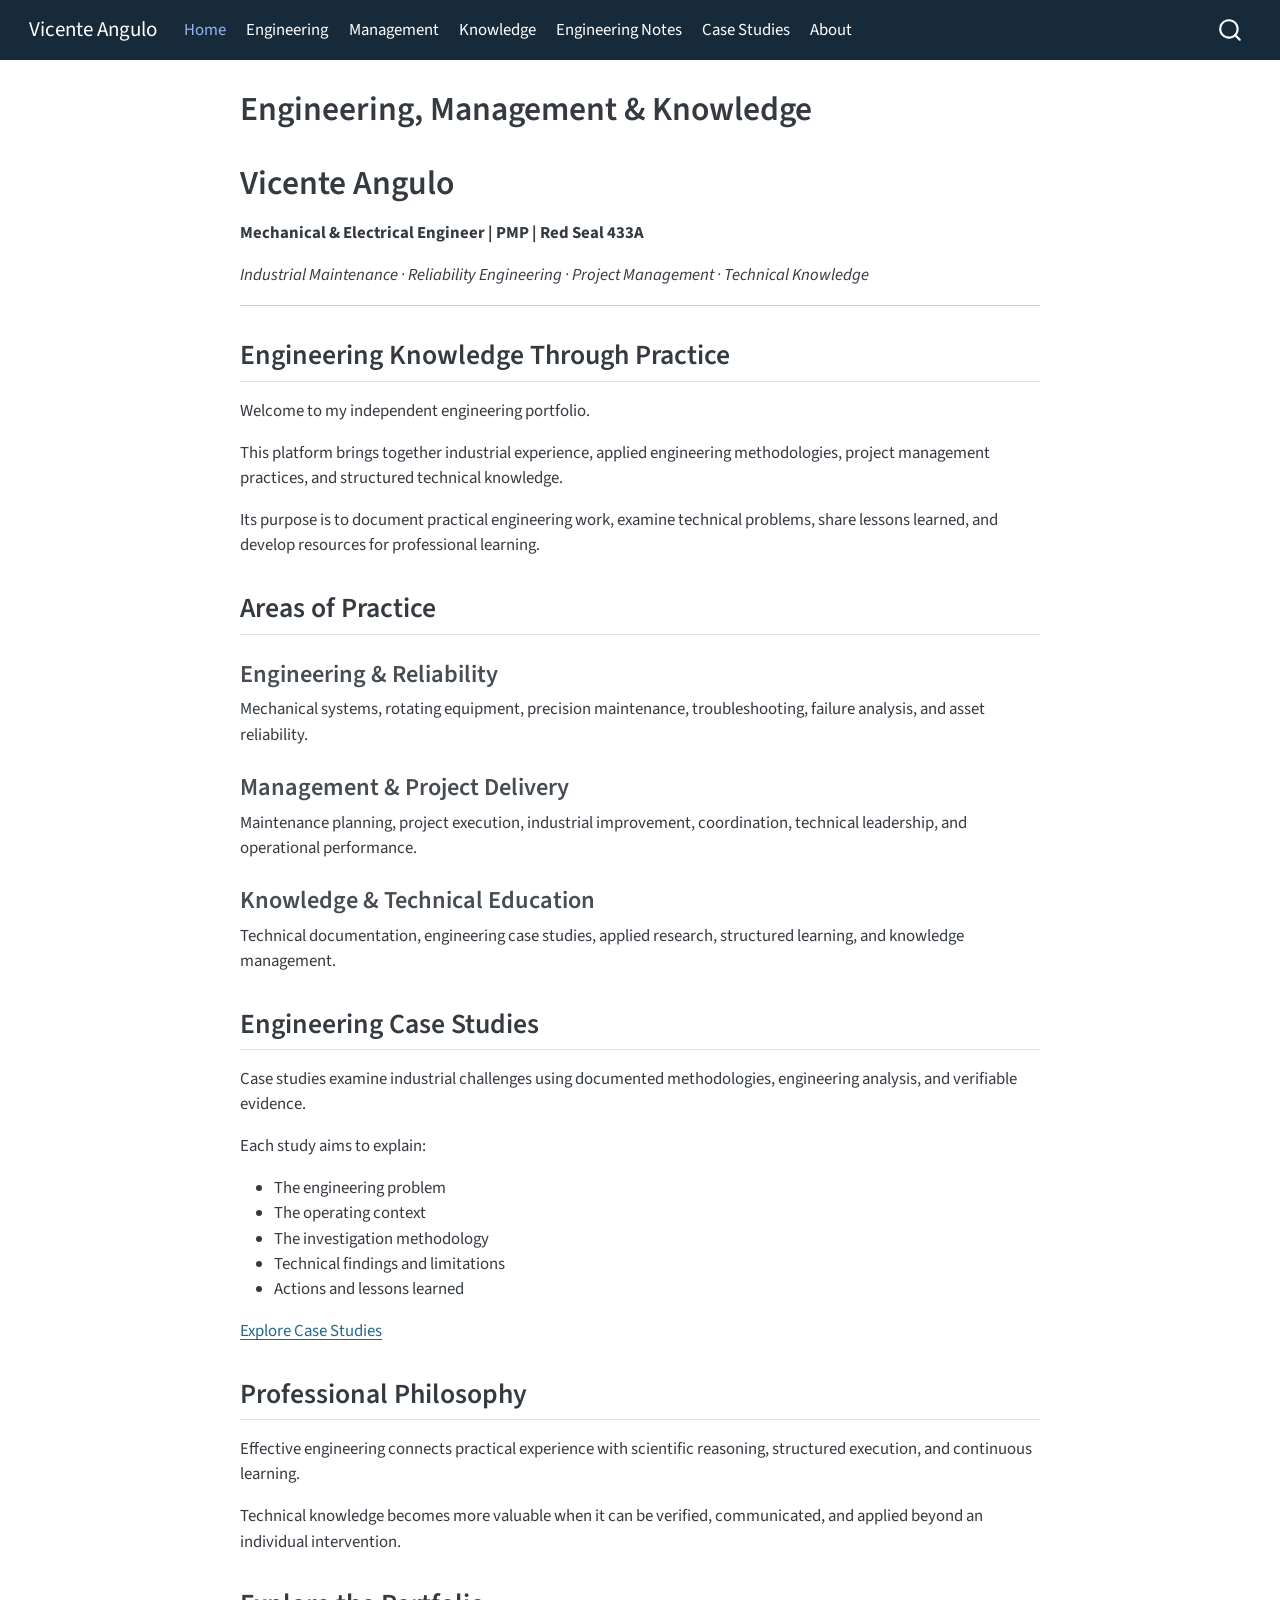
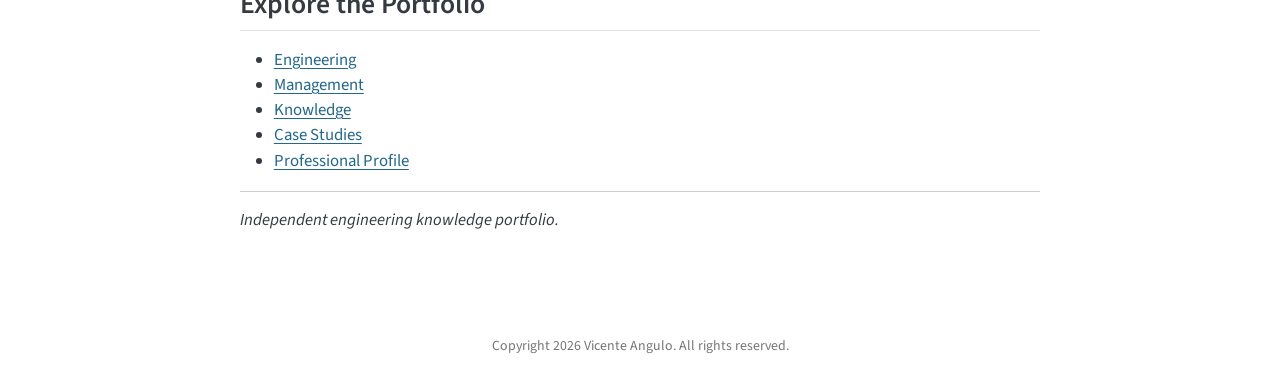
<file: docs/index.html>
<!DOCTYPE html>
<html xmlns="http://www.w3.org/1999/xhtml" lang="en" xml:lang="en"><head>

<meta charset="utf-8">
<meta name="generator" content="quarto-1.10.19">

<meta name="viewport" content="width=device-width, initial-scale=1.0, user-scalable=yes">


<title>Engineering, Management &amp; Knowledge – Vicente Angulo</title>
<style>
/* Default styles provided by pandoc.
** See https://pandoc.org/MANUAL.html#variables-for-html for config info.
*/
span.smallcaps{font-variant: small-caps;}
div.columns{display: flex; gap: 1.5em;}
div.column{flex: auto;}
@media screen {
div.columns{gap: min(4vw, 1.5em);}
div.column{overflow-x: auto;}
}
div.hanging-indent{margin-left: 1.5em; text-indent: -1.5em;}
ul.task-list{list-style: none;}
ul.task-list li input[type="checkbox"] {
  width: 0.8em;
  margin: 0 0.8em 0.2em -1em; /* quarto-specific, see https://github.com/quarto-dev/quarto-cli/issues/4556 */ 
  vertical-align: middle;
}
</style>


<script src="site_libs/quarto-nav/quarto-nav.js"></script>
<script src="site_libs/quarto-nav/headroom.min.js"></script>
<script src="site_libs/clipboard/clipboard.min.js"></script>
<script src="site_libs/quarto-search/autocomplete.umd.js"></script>
<script src="site_libs/quarto-search/fuse.min.js"></script>
<script src="site_libs/quarto-search/quarto-search.js"></script>
<meta name="quarto:offset" content="./">
<script src="site_libs/quarto-html/quarto.js" type="module"></script>
<script src="site_libs/quarto-html/tabsets/tabsets.js" type="module"></script>
<script src="site_libs/quarto-html/popper.min.js"></script>
<script src="site_libs/quarto-html/tippy.umd.min.js"></script>
<script src="site_libs/quarto-html/anchor.min.js"></script>
<link href="site_libs/quarto-html/tippy.css" rel="stylesheet">
<link href="site_libs/quarto-html/quarto-syntax-highlighting-bf27225e3a48a9273f3daa8f8e829971.css" rel="stylesheet" id="quarto-text-highlighting-styles">
<script src="site_libs/bootstrap/bootstrap.min.js"></script>
<link href="site_libs/bootstrap/bootstrap-icons.css" rel="stylesheet">
<link href="site_libs/bootstrap/bootstrap-1b884d644ec57829e53478957b82742a.min.css" rel="stylesheet" append-hash="true" id="quarto-bootstrap" data-mode="light">
<script id="quarto-search-options" type="application/json">{
  "location": "navbar",
  "copy-button": false,
  "collapse-after": 3,
  "panel-placement": "end",
  "type": "overlay",
  "limit": 50,
  "keyboard-shortcut": [
    "f",
    "/",
    "s"
  ],
  "show-item-context": false,
  "language": {
    "search-no-results-text": "No results",
    "search-matching-documents-text": "matching documents",
    "search-copy-link-title": "Copy link to search",
    "search-hide-matches-text": "Hide additional matches",
    "search-more-match-text": "more match in this document",
    "search-more-matches-text": "more matches in this document",
    "search-clear-button-title": "Clear",
    "search-text-placeholder": "",
    "search-detached-cancel-button-title": "Cancel",
    "search-submit-button-title": "Submit",
    "search-label": "Search"
  }
}</script>


</head>

<body class="nav-fixed fullcontent quarto-light">

<div id="quarto-search-results"></div>
  <header id="quarto-header" class="headroom fixed-top">
    <nav class="navbar navbar-expand-lg " data-bs-theme="dark">
      <div class="navbar-container container-fluid">
      <div class="navbar-brand-container mx-auto">
    <a class="navbar-brand" href="./index.html">
    <span class="navbar-title">Vicente Angulo</span>
    </a>
  </div>
            <div id="quarto-search" class="" title="Search"></div>
          <button class="navbar-toggler" type="button" data-bs-toggle="collapse" data-bs-target="#navbarCollapse" aria-controls="navbarCollapse" role="menu" aria-expanded="false" aria-label="Toggle navigation" onclick="if (window.quartoToggleHeadroom) { window.quartoToggleHeadroom(); }">
  <span class="navbar-toggler-icon"></span>
</button>
          <div class="collapse navbar-collapse" id="navbarCollapse">
            <ul class="navbar-nav navbar-nav-scroll me-auto">
  <li class="nav-item">
    <a class="nav-link active" href="./index.html" aria-current="page"> 
<span class="menu-text">Home</span></a>
  </li>  
  <li class="nav-item">
    <a class="nav-link" href="./engineering.html"> 
<span class="menu-text">Engineering</span></a>
  </li>  
  <li class="nav-item">
    <a class="nav-link" href="./management.html"> 
<span class="menu-text">Management</span></a>
  </li>  
  <li class="nav-item">
    <a class="nav-link" href="./knowledge.html"> 
<span class="menu-text">Knowledge</span></a>
  </li>  
  <li class="nav-item">
    <a class="nav-link" href="./notes.html"> 
<span class="menu-text">Engineering Notes</span></a>
  </li>  
  <li class="nav-item">
    <a class="nav-link" href="./cases.html"> 
<span class="menu-text">Case Studies</span></a>
  </li>  
  <li class="nav-item">
    <a class="nav-link" href="./about.html"> 
<span class="menu-text">About</span></a>
  </li>  
</ul>
          </div> <!-- /navcollapse -->
            <div class="quarto-navbar-tools">
</div>
      </div> <!-- /container-fluid -->
    </nav>
</header>
<!-- content -->
<div id="quarto-content" class="quarto-container page-columns page-rows-contents page-layout-article page-navbar">
<!-- sidebar -->
<!-- margin-sidebar -->
    
<!-- main -->
<main class="content" id="quarto-document-content">

<header id="title-block-header" class="quarto-title-block default">
<div class="quarto-title">
<h1 class="title">Engineering, Management &amp; Knowledge</h1>
</div>



<div class="quarto-title-meta">

    
  
    
  </div>
  


</header>


<section id="vicente-angulo" class="level1">
<h1>Vicente Angulo</h1>
<p><strong>Mechanical &amp; Electrical Engineer | PMP | Red Seal 433A</strong></p>
<p><em>Industrial Maintenance · Reliability Engineering · Project Management · Technical Knowledge</em></p>
<hr>
<section id="engineering-knowledge-through-practice" class="level2">
<h2 class="anchored" data-anchor-id="engineering-knowledge-through-practice">Engineering Knowledge Through Practice</h2>
<p>Welcome to my independent engineering portfolio.</p>
<p>This platform brings together industrial experience, applied engineering methodologies, project management practices, and structured technical knowledge.</p>
<p>Its purpose is to document practical engineering work, examine technical problems, share lessons learned, and develop resources for professional learning.</p>
</section>
<section id="areas-of-practice" class="level2">
<h2 class="anchored" data-anchor-id="areas-of-practice">Areas of Practice</h2>
<section id="engineering-reliability" class="level3">
<h3 class="anchored" data-anchor-id="engineering-reliability">Engineering &amp; Reliability</h3>
<p>Mechanical systems, rotating equipment, precision maintenance, troubleshooting, failure analysis, and asset reliability.</p>
</section>
<section id="management-project-delivery" class="level3">
<h3 class="anchored" data-anchor-id="management-project-delivery">Management &amp; Project Delivery</h3>
<p>Maintenance planning, project execution, industrial improvement, coordination, technical leadership, and operational performance.</p>
</section>
<section id="knowledge-technical-education" class="level3">
<h3 class="anchored" data-anchor-id="knowledge-technical-education">Knowledge &amp; Technical Education</h3>
<p>Technical documentation, engineering case studies, applied research, structured learning, and knowledge management.</p>
</section>
</section>
<section id="engineering-case-studies" class="level2">
<h2 class="anchored" data-anchor-id="engineering-case-studies">Engineering Case Studies</h2>
<p>Case studies examine industrial challenges using documented methodologies, engineering analysis, and verifiable evidence.</p>
<p>Each study aims to explain:</p>
<ul>
<li>The engineering problem</li>
<li>The operating context</li>
<li>The investigation methodology</li>
<li>Technical findings and limitations</li>
<li>Actions and lessons learned</li>
</ul>
<p><a href="./cases.html">Explore Case Studies</a></p>
</section>
<section id="professional-philosophy" class="level2">
<h2 class="anchored" data-anchor-id="professional-philosophy">Professional Philosophy</h2>
<p>Effective engineering connects practical experience with scientific reasoning, structured execution, and continuous learning.</p>
<p>Technical knowledge becomes more valuable when it can be verified, communicated, and applied beyond an individual intervention.</p>
</section>
<section id="explore-the-portfolio" class="level2">
<h2 class="anchored" data-anchor-id="explore-the-portfolio">Explore the Portfolio</h2>
<ul>
<li><a href="./engineering.html">Engineering</a></li>
<li><a href="./management.html">Management</a></li>
<li><a href="./knowledge.html">Knowledge</a></li>
<li><a href="./cases.html">Case Studies</a></li>
<li><a href="./about.html">Professional Profile</a></li>
</ul>
<hr>
<p><em>Independent engineering knowledge portfolio.</em></p>


</section>
</section>

</main> <!-- /main -->
<script id="quarto-html-after-body" type="application/javascript">
  window.document.addEventListener("DOMContentLoaded", function (event) {
    const icon = "";
    const anchorJS = new window.AnchorJS();
    anchorJS.options = {
      placement: 'right',
      icon: icon
    };
    anchorJS.add('.anchored');
    const isCodeAnnotation = (el) => {
      for (const clz of el.classList) {
        if (clz.startsWith('code-annotation-')) {                     
          return true;
        }
      }
      return false;
    }
    const onCopySuccess = function(e) {
      // button target
      const button = e.trigger;
      // don't keep focus
      button.blur();
      // flash "checked"
      button.classList.add('code-copy-button-checked');
      var currentTitle = button.getAttribute("title");
      button.setAttribute("title", "Copied!");
      let tooltip;
      if (window.bootstrap) {
        button.setAttribute("data-bs-toggle", "tooltip");
        button.setAttribute("data-bs-placement", "left");
        button.setAttribute("data-bs-title", "Copied!");
        tooltip = new bootstrap.Tooltip(button, 
          { trigger: "manual", 
            customClass: "code-copy-button-tooltip",
            offset: [0, -8]});
        tooltip.show();    
      }
      setTimeout(function() {
        if (tooltip) {
          tooltip.hide();
          button.removeAttribute("data-bs-title");
          button.removeAttribute("data-bs-toggle");
          button.removeAttribute("data-bs-placement");
        }
        button.setAttribute("title", currentTitle);
        button.classList.remove('code-copy-button-checked');
      }, 1000);
      // clear code selection
      e.clearSelection();
    }
    const getTextToCopy = function(trigger) {
      const outerScaffold = trigger.parentElement.cloneNode(true);
      const codeEl = outerScaffold.querySelector('code');
      for (const childEl of codeEl.children) {
        if (isCodeAnnotation(childEl)) {
          childEl.remove();
        }
      }
      return codeEl.innerText;
    }
    const clipboard = new window.ClipboardJS('.code-copy-button:not([data-in-quarto-modal])', {
      text: getTextToCopy
    });
    clipboard.on('success', onCopySuccess);
    if (window.document.getElementById('quarto-embedded-source-code-modal')) {
      const clipboardModal = new window.ClipboardJS('.code-copy-button[data-in-quarto-modal]', {
        text: getTextToCopy,
        container: window.document.getElementById('quarto-embedded-source-code-modal')
      });
      clipboardModal.on('success', onCopySuccess);
    }
      var localhostRegex = new RegExp(/^(?:http|https):\/\/localhost\:?[0-9]*\//);
      var mailtoRegex = new RegExp(/^mailto:/);
        var filterRegex = new RegExp('/' + window.location.host + '/');
      var isInternal = (href) => {
          return filterRegex.test(href) || localhostRegex.test(href) || mailtoRegex.test(href);
      }
      // Inspect non-navigation links and adorn them if external
     var links = window.document.querySelectorAll('a[href]:not(.nav-link):not(.navbar-brand):not(.toc-action):not(.sidebar-link):not(.sidebar-item-toggle):not(.pagination-link):not(.no-external):not([aria-hidden]):not(.dropdown-item):not(.quarto-navigation-tool):not(.about-link)');
      for (var i=0; i<links.length; i++) {
        const link = links[i];
        if (!isInternal(link.href)) {
          // undo the damage that might have been done by quarto-nav.js in the case of
          // links that we want to consider external
          if (link.dataset.originalHref !== undefined) {
            link.href = link.dataset.originalHref;
          }
        }
      }
    function tippyHover(el, contentFn, onTriggerFn, onUntriggerFn) {
      const config = {
        allowHTML: true,
        maxWidth: 500,
        delay: 100,
        arrow: false,
        appendTo: function(el) {
            return el.parentElement;
        },
        interactive: true,
        interactiveBorder: 10,
        theme: 'quarto',
        placement: 'bottom-start',
      };
      if (contentFn) {
        config.content = contentFn;
      }
      if (onTriggerFn) {
        config.onTrigger = onTriggerFn;
      }
      if (onUntriggerFn) {
        config.onUntrigger = onUntriggerFn;
      }
      window.tippy(el, config); 
    }
    const noterefs = window.document.querySelectorAll('a[role="doc-noteref"]');
    for (var i=0; i<noterefs.length; i++) {
      const ref = noterefs[i];
      tippyHover(ref, function() {
        // use id or data attribute instead here
        let href = ref.getAttribute('data-footnote-href') || ref.getAttribute('href');
        try { href = new URL(href).hash; } catch {}
        const id = href.replace(/^#\/?/, "");
        const note = window.document.getElementById(id);
        if (note) {
          return note.innerHTML;
        } else {
          return "";
        }
      });
    }
    const xrefs = window.document.querySelectorAll('a.quarto-xref');
    const processXRef = (id, note) => {
      // Strip column container classes
      const stripColumnClz = (el) => {
        el.classList.remove("page-full", "page-columns");
        if (el.children) {
          for (const child of el.children) {
            stripColumnClz(child);
          }
        }
      }
      stripColumnClz(note)
      if (id === null || id.startsWith('sec-')) {
        // Special case sections, only their first couple elements
        const container = document.createElement("div");
        if (note.children && note.children.length > 2) {
          container.appendChild(note.children[0].cloneNode(true));
          for (let i = 1; i < note.children.length; i++) {
            const child = note.children[i];
            if (child.tagName === "P" && child.innerText === "") {
              continue;
            } else {
              container.appendChild(child.cloneNode(true));
              break;
            }
          }
          if (window.Quarto?.typesetMath) {
            window.Quarto.typesetMath(container);
          }
          return container.innerHTML
        } else {
          if (window.Quarto?.typesetMath) {
            window.Quarto.typesetMath(note);
          }
          return note.innerHTML;
        }
      } else {
        // Remove any anchor links if they are present
        const anchorLink = note.querySelector('a.anchorjs-link');
        if (anchorLink) {
          anchorLink.remove();
        }
        if (window.Quarto?.typesetMath) {
          window.Quarto.typesetMath(note);
        }
        if (note.classList.contains("callout")) {
          return note.outerHTML;
        } else {
          return note.innerHTML;
        }
      }
    }
    for (var i=0; i<xrefs.length; i++) {
      const xref = xrefs[i];
      tippyHover(xref, undefined, function(instance) {
        instance.disable();
        let url = xref.getAttribute('href');
        let hash = undefined; 
        if (url.startsWith('#')) {
          hash = url;
        } else {
          try { hash = new URL(url).hash; } catch {}
        }
        if (hash) {
          const id = hash.replace(/^#\/?/, "");
          const note = window.document.getElementById(id);
          if (note !== null) {
            try {
              const html = processXRef(id, note.cloneNode(true));
              instance.setContent(html);
            } finally {
              instance.enable();
              instance.show();
            }
          } else {
            // See if we can fetch this
            fetch(url.split('#')[0])
            .then(res => res.text())
            .then(html => {
              const parser = new DOMParser();
              const htmlDoc = parser.parseFromString(html, "text/html");
              const note = htmlDoc.getElementById(id);
              if (note !== null) {
                const html = processXRef(id, note);
                instance.setContent(html);
              } 
            }).finally(() => {
              instance.enable();
              instance.show();
            });
          }
        } else {
          // See if we can fetch a full url (with no hash to target)
          // This is a special case and we should probably do some content thinning / targeting
          fetch(url)
          .then(res => res.text())
          .then(html => {
            const parser = new DOMParser();
            const htmlDoc = parser.parseFromString(html, "text/html");
            const note = htmlDoc.querySelector('main.content');
            if (note !== null) {
              // This should only happen for chapter cross references
              // (since there is no id in the URL)
              // remove the first header
              if (note.children.length > 0 && note.children[0].tagName === "HEADER") {
                note.children[0].remove();
              }
              const html = processXRef(null, note);
              instance.setContent(html);
            } 
          }).finally(() => {
            instance.enable();
            instance.show();
          });
        }
      }, function(instance) {
      });
    }
        let selectedAnnoteEl;
        const selectorForAnnotation = ( cell, annotation) => {
          let cellAttr = 'data-code-cell="' + cell + '"';
          let lineAttr = 'data-code-annotation="' +  annotation + '"';
          const selector = 'span[' + cellAttr + '][' + lineAttr + ']';
          return selector;
        }
        const selectCodeLines = (annoteEl) => {
          const doc = window.document;
          const targetCell = annoteEl.getAttribute("data-target-cell");
          const targetAnnotation = annoteEl.getAttribute("data-target-annotation");
          const annoteSpan = window.document.querySelector(selectorForAnnotation(targetCell, targetAnnotation));
          const lines = annoteSpan.getAttribute("data-code-lines").split(",");
          const lineIds = lines.map((line) => {
            return targetCell + "-" + line;
          })
          let top = null;
          let height = null;
          let parent = null;
          if (lineIds.length > 0) {
              //compute the position of the single el (top and bottom and make a div)
              const el = window.document.getElementById(lineIds[0]);
              top = el.offsetTop;
              height = el.offsetHeight;
              parent = el.parentElement.parentElement;
            if (lineIds.length > 1) {
              const lastEl = window.document.getElementById(lineIds[lineIds.length - 1]);
              const bottom = lastEl.offsetTop + lastEl.offsetHeight;
              height = bottom - top;
            }
            if (top !== null && height !== null && parent !== null) {
              // cook up a div (if necessary) and position it 
              let div = window.document.getElementById("code-annotation-line-highlight");
              if (div === null) {
                div = window.document.createElement("div");
                div.setAttribute("id", "code-annotation-line-highlight");
                div.style.position = 'absolute';
                parent.appendChild(div);
              }
              div.style.top = top - 2 + "px";
              div.style.height = height + 4 + "px";
              div.style.left = 0;
              let gutterDiv = window.document.getElementById("code-annotation-line-highlight-gutter");
              if (gutterDiv === null) {
                gutterDiv = window.document.createElement("div");
                gutterDiv.setAttribute("id", "code-annotation-line-highlight-gutter");
                gutterDiv.style.position = 'absolute';
                const codeCell = window.document.getElementById(targetCell);
                const gutter = codeCell.querySelector('.code-annotation-gutter');
                gutter.appendChild(gutterDiv);
              }
              gutterDiv.style.top = top - 2 + "px";
              gutterDiv.style.height = height + 4 + "px";
            }
            selectedAnnoteEl = annoteEl;
          }
        };
        const unselectCodeLines = () => {
          const elementsIds = ["code-annotation-line-highlight", "code-annotation-line-highlight-gutter"];
          elementsIds.forEach((elId) => {
            const div = window.document.getElementById(elId);
            if (div) {
              div.remove();
            }
          });
          selectedAnnoteEl = undefined;
        };
          // Handle positioning of the toggle
      window.addEventListener(
        "resize",
        throttle(() => {
          elRect = undefined;
          if (selectedAnnoteEl) {
            selectCodeLines(selectedAnnoteEl);
          }
        }, 10)
      );
      function throttle(fn, ms) {
      let throttle = false;
      let timer;
        return (...args) => {
          if(!throttle) { // first call gets through
              fn.apply(this, args);
              throttle = true;
          } else { // all the others get throttled
              if(timer) clearTimeout(timer); // cancel #2
              timer = setTimeout(() => {
                fn.apply(this, args);
                timer = throttle = false;
              }, ms);
          }
        };
      }
        // Attach click handler to the DT
        const annoteDls = window.document.querySelectorAll('dt[data-target-cell]');
        for (const annoteDlNode of annoteDls) {
          annoteDlNode.addEventListener('click', (event) => {
            const clickedEl = event.target;
            if (clickedEl !== selectedAnnoteEl) {
              unselectCodeLines();
              const activeEl = window.document.querySelector('dt[data-target-cell].code-annotation-active');
              if (activeEl) {
                activeEl.classList.remove('code-annotation-active');
              }
              selectCodeLines(clickedEl);
              clickedEl.classList.add('code-annotation-active');
            } else {
              // Unselect the line
              unselectCodeLines();
              clickedEl.classList.remove('code-annotation-active');
            }
          });
        }
    const findCites = (el) => {
      const parentEl = el.parentElement;
      if (parentEl) {
        const cites = parentEl.dataset.cites;
        if (cites) {
          return {
            el,
            cites: cites.split(' ')
          };
        } else {
          return findCites(el.parentElement)
        }
      } else {
        return undefined;
      }
    };
    var bibliorefs = window.document.querySelectorAll('a[role="doc-biblioref"]');
    for (var i=0; i<bibliorefs.length; i++) {
      const ref = bibliorefs[i];
      const citeInfo = findCites(ref);
      if (citeInfo) {
        tippyHover(citeInfo.el, function() {
          var popup = window.document.createElement('div');
          citeInfo.cites.forEach(function(cite) {
            var citeDiv = window.document.createElement('div');
            citeDiv.classList.add('hanging-indent');
            citeDiv.classList.add('csl-entry');
            var biblioDiv = window.document.getElementById('ref-' + cite);
            if (biblioDiv) {
              citeDiv.innerHTML = biblioDiv.innerHTML;
            }
            popup.appendChild(citeDiv);
          });
          return popup.innerHTML;
        });
      }
    }
  });
  </script>
</div> <!-- /content -->
<footer class="footer">
  <div class="nav-footer">
    <div class="nav-footer-left">
      &nbsp;
    </div>   
    <div class="nav-footer-center">
<p>Copyright 2026 Vicente Angulo. All rights reserved.</p>
</div>
    <div class="nav-footer-right">
      &nbsp;
    </div>
  </div>
</footer>




</body></html>
</file>
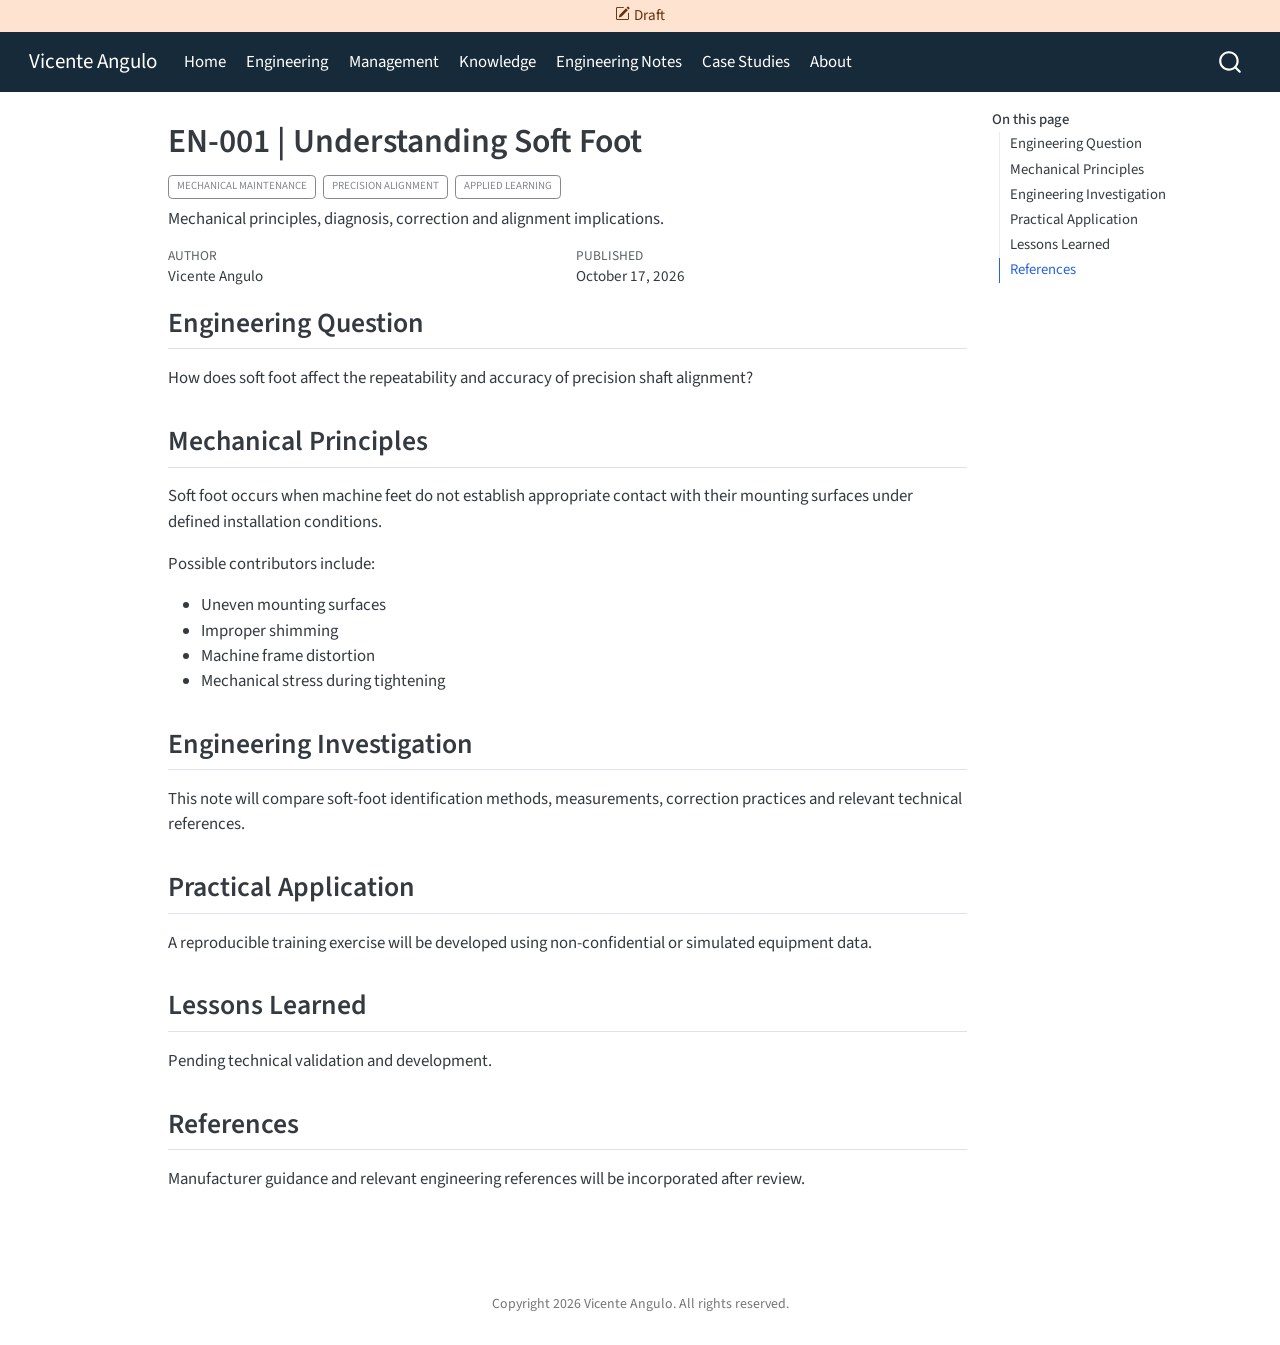
<file: docs/notes/001-soft-foot/index.html>
<!DOCTYPE html>
<html xmlns="http://www.w3.org/1999/xhtml" lang="en" xml:lang="en"><head>

<meta charset="utf-8">
<meta name="generator" content="quarto-1.10.19">

<meta name="viewport" content="width=device-width, initial-scale=1.0, user-scalable=yes">

<meta name="author" content="Vicente Angulo">
<meta name="dcterms.date" content="2026-10-17">
<meta name="description" content="Mechanical principles, diagnosis, correction and alignment implications.">

<title>EN-001 | Understanding Soft Foot – Vicente Angulo</title>
<style>
/* Default styles provided by pandoc.
** See https://pandoc.org/MANUAL.html#variables-for-html for config info.
*/
span.smallcaps{font-variant: small-caps;}
div.columns{display: flex; gap: 1.5em;}
div.column{flex: auto;}
@media screen {
div.columns{gap: min(4vw, 1.5em);}
div.column{overflow-x: auto;}
}
div.hanging-indent{margin-left: 1.5em; text-indent: -1.5em;}
ul.task-list{list-style: none;}
ul.task-list li input[type="checkbox"] {
  width: 0.8em;
  margin: 0 0.8em 0.2em -1em; /* quarto-specific, see https://github.com/quarto-dev/quarto-cli/issues/4556 */ 
  vertical-align: middle;
}
</style>


<script src="../../site_libs/quarto-nav/quarto-nav.js"></script>
<script src="../../site_libs/quarto-nav/headroom.min.js"></script>
<script src="../../site_libs/clipboard/clipboard.min.js"></script>
<script src="../../site_libs/quarto-search/autocomplete.umd.js"></script>
<script src="../../site_libs/quarto-search/fuse.min.js"></script>
<script src="../../site_libs/quarto-search/quarto-search.js"></script>
<meta name="quarto:offset" content="../../">
<script src="../../site_libs/quarto-html/quarto.js" type="module"></script>
<script src="../../site_libs/quarto-html/tabsets/tabsets.js" type="module"></script>
<script src="../../site_libs/quarto-html/popper.min.js"></script>
<script src="../../site_libs/quarto-html/tippy.umd.min.js"></script>
<script src="../../site_libs/quarto-html/anchor.min.js"></script>
<link href="../../site_libs/quarto-html/tippy.css" rel="stylesheet">
<link href="../../site_libs/quarto-html/quarto-syntax-highlighting-bf27225e3a48a9273f3daa8f8e829971.css" rel="stylesheet" id="quarto-text-highlighting-styles">
<script src="../../site_libs/bootstrap/bootstrap.min.js"></script>
<link href="../../site_libs/bootstrap/bootstrap-icons.css" rel="stylesheet">
<link href="../../site_libs/bootstrap/bootstrap-1b884d644ec57829e53478957b82742a.min.css" rel="stylesheet" append-hash="true" id="quarto-bootstrap" data-mode="light">
<script id="quarto-search-options" type="application/json">{
  "location": "navbar",
  "copy-button": false,
  "collapse-after": 3,
  "panel-placement": "end",
  "type": "overlay",
  "limit": 50,
  "keyboard-shortcut": [
    "f",
    "/",
    "s"
  ],
  "show-item-context": false,
  "language": {
    "search-no-results-text": "No results",
    "search-matching-documents-text": "matching documents",
    "search-copy-link-title": "Copy link to search",
    "search-hide-matches-text": "Hide additional matches",
    "search-more-match-text": "more match in this document",
    "search-more-matches-text": "more matches in this document",
    "search-clear-button-title": "Clear",
    "search-text-placeholder": "",
    "search-detached-cancel-button-title": "Cancel",
    "search-submit-button-title": "Submit",
    "search-label": "Search"
  }
}</script>
<meta name="quarto:status" content="draft">


</head>

<body class="nav-fixed quarto-light">

<div id="quarto-search-results"></div>
  <header id="quarto-header" class="headroom fixed-top"><div id="quarto-draft-alert" class="alert alert-warning"><i class="bi bi-pencil-square"></i>Draft</div>
    <nav class="navbar navbar-expand-lg " data-bs-theme="dark">
      <div class="navbar-container container-fluid">
      <div class="navbar-brand-container mx-auto">
    <a class="navbar-brand" href="../../index.html">
    <span class="navbar-title">Vicente Angulo</span>
    </a>
  </div>
            <div id="quarto-search" class="" title="Search"></div>
          <button class="navbar-toggler" type="button" data-bs-toggle="collapse" data-bs-target="#navbarCollapse" aria-controls="navbarCollapse" role="menu" aria-expanded="false" aria-label="Toggle navigation" onclick="if (window.quartoToggleHeadroom) { window.quartoToggleHeadroom(); }">
  <span class="navbar-toggler-icon"></span>
</button>
          <div class="collapse navbar-collapse" id="navbarCollapse">
            <ul class="navbar-nav navbar-nav-scroll me-auto">
  <li class="nav-item">
    <a class="nav-link" href="../../index.html"> 
<span class="menu-text">Home</span></a>
  </li>  
  <li class="nav-item">
    <a class="nav-link" href="../../engineering.html"> 
<span class="menu-text">Engineering</span></a>
  </li>  
  <li class="nav-item">
    <a class="nav-link" href="../../management.html"> 
<span class="menu-text">Management</span></a>
  </li>  
  <li class="nav-item">
    <a class="nav-link" href="../../knowledge.html"> 
<span class="menu-text">Knowledge</span></a>
  </li>  
  <li class="nav-item">
    <a class="nav-link" href="../../notes.html"> 
<span class="menu-text">Engineering Notes</span></a>
  </li>  
  <li class="nav-item">
    <a class="nav-link" href="../../cases.html"> 
<span class="menu-text">Case Studies</span></a>
  </li>  
  <li class="nav-item">
    <a class="nav-link" href="../../about.html"> 
<span class="menu-text">About</span></a>
  </li>  
</ul>
          </div> <!-- /navcollapse -->
            <div class="quarto-navbar-tools">
</div>
      </div> <!-- /container-fluid -->
    </nav>
</header>
<!-- content -->
<div id="quarto-content" class="quarto-container page-columns page-rows-contents page-layout-article page-navbar">
<!-- sidebar -->
<!-- margin-sidebar -->
    <div id="quarto-margin-sidebar" class="sidebar margin-sidebar">
        <nav id="TOC" role="doc-toc" class="toc-active">
    <h2 id="toc-title">On this page</h2>
   
  <ul>
  <li><a href="#engineering-question" id="toc-engineering-question" class="nav-link active" data-scroll-target="#engineering-question">Engineering Question</a></li>
  <li><a href="#mechanical-principles" id="toc-mechanical-principles" class="nav-link" data-scroll-target="#mechanical-principles">Mechanical Principles</a></li>
  <li><a href="#engineering-investigation" id="toc-engineering-investigation" class="nav-link" data-scroll-target="#engineering-investigation">Engineering Investigation</a></li>
  <li><a href="#practical-application" id="toc-practical-application" class="nav-link" data-scroll-target="#practical-application">Practical Application</a></li>
  <li><a href="#lessons-learned" id="toc-lessons-learned" class="nav-link" data-scroll-target="#lessons-learned">Lessons Learned</a></li>
  <li><a href="#references" id="toc-references" class="nav-link" data-scroll-target="#references">References</a></li>
  </ul>
</nav>
    </div>
<!-- main -->
<main class="content" id="quarto-document-content">

<header id="title-block-header" class="quarto-title-block default">
<div class="quarto-title">
<h1 class="title">EN-001 | Understanding Soft Foot</h1>
  <div class="quarto-categories">
    <div class="quarto-category">Mechanical Maintenance</div>
    <div class="quarto-category">Precision Alignment</div>
    <div class="quarto-category">Applied Learning</div>
  </div>
  </div>

<div>
  <div class="description">
    Mechanical principles, diagnosis, correction and alignment implications.
  </div>
</div>


<div class="quarto-title-meta">

    <div>
    <div class="quarto-title-meta-heading">Author</div>
    <div class="quarto-title-meta-contents">
             <p>Vicente Angulo </p>
          </div>
  </div>
    
    <div>
    <div class="quarto-title-meta-heading">Published</div>
    <div class="quarto-title-meta-contents">
      <p class="date">October 17, 2026</p>
    </div>
  </div>
  
    
  </div>
  


</header>


<section id="engineering-question" class="level2">
<h2 class="anchored" data-anchor-id="engineering-question">Engineering Question</h2>
<p>How does soft foot affect the repeatability and accuracy of precision shaft alignment?</p>
</section>
<section id="mechanical-principles" class="level2">
<h2 class="anchored" data-anchor-id="mechanical-principles">Mechanical Principles</h2>
<p>Soft foot occurs when machine feet do not establish appropriate contact with their mounting surfaces under defined installation conditions.</p>
<p>Possible contributors include:</p>
<ul>
<li>Uneven mounting surfaces</li>
<li>Improper shimming</li>
<li>Machine frame distortion</li>
<li>Mechanical stress during tightening</li>
</ul>
</section>
<section id="engineering-investigation" class="level2">
<h2 class="anchored" data-anchor-id="engineering-investigation">Engineering Investigation</h2>
<p>This note will compare soft-foot identification methods, measurements, correction practices and relevant technical references.</p>
</section>
<section id="practical-application" class="level2">
<h2 class="anchored" data-anchor-id="practical-application">Practical Application</h2>
<p>A reproducible training exercise will be developed using non-confidential or simulated equipment data.</p>
</section>
<section id="lessons-learned" class="level2">
<h2 class="anchored" data-anchor-id="lessons-learned">Lessons Learned</h2>
<p>Pending technical validation and development.</p>
</section>
<section id="references" class="level2">
<h2 class="anchored" data-anchor-id="references">References</h2>
<p>Manufacturer guidance and relevant engineering references will be incorporated after review.</p>


</section>

</main> <!-- /main -->
<script id="quarto-html-after-body" type="application/javascript">
  window.document.addEventListener("DOMContentLoaded", function (event) {
    const icon = "";
    const anchorJS = new window.AnchorJS();
    anchorJS.options = {
      placement: 'right',
      icon: icon
    };
    anchorJS.add('.anchored');
    const isCodeAnnotation = (el) => {
      for (const clz of el.classList) {
        if (clz.startsWith('code-annotation-')) {                     
          return true;
        }
      }
      return false;
    }
    const onCopySuccess = function(e) {
      // button target
      const button = e.trigger;
      // don't keep focus
      button.blur();
      // flash "checked"
      button.classList.add('code-copy-button-checked');
      var currentTitle = button.getAttribute("title");
      button.setAttribute("title", "Copied!");
      let tooltip;
      if (window.bootstrap) {
        button.setAttribute("data-bs-toggle", "tooltip");
        button.setAttribute("data-bs-placement", "left");
        button.setAttribute("data-bs-title", "Copied!");
        tooltip = new bootstrap.Tooltip(button, 
          { trigger: "manual", 
            customClass: "code-copy-button-tooltip",
            offset: [0, -8]});
        tooltip.show();    
      }
      setTimeout(function() {
        if (tooltip) {
          tooltip.hide();
          button.removeAttribute("data-bs-title");
          button.removeAttribute("data-bs-toggle");
          button.removeAttribute("data-bs-placement");
        }
        button.setAttribute("title", currentTitle);
        button.classList.remove('code-copy-button-checked');
      }, 1000);
      // clear code selection
      e.clearSelection();
    }
    const getTextToCopy = function(trigger) {
      const outerScaffold = trigger.parentElement.cloneNode(true);
      const codeEl = outerScaffold.querySelector('code');
      for (const childEl of codeEl.children) {
        if (isCodeAnnotation(childEl)) {
          childEl.remove();
        }
      }
      return codeEl.innerText;
    }
    const clipboard = new window.ClipboardJS('.code-copy-button:not([data-in-quarto-modal])', {
      text: getTextToCopy
    });
    clipboard.on('success', onCopySuccess);
    if (window.document.getElementById('quarto-embedded-source-code-modal')) {
      const clipboardModal = new window.ClipboardJS('.code-copy-button[data-in-quarto-modal]', {
        text: getTextToCopy,
        container: window.document.getElementById('quarto-embedded-source-code-modal')
      });
      clipboardModal.on('success', onCopySuccess);
    }
      var localhostRegex = new RegExp(/^(?:http|https):\/\/localhost\:?[0-9]*\//);
      var mailtoRegex = new RegExp(/^mailto:/);
        var filterRegex = new RegExp('/' + window.location.host + '/');
      var isInternal = (href) => {
          return filterRegex.test(href) || localhostRegex.test(href) || mailtoRegex.test(href);
      }
      // Inspect non-navigation links and adorn them if external
     var links = window.document.querySelectorAll('a[href]:not(.nav-link):not(.navbar-brand):not(.toc-action):not(.sidebar-link):not(.sidebar-item-toggle):not(.pagination-link):not(.no-external):not([aria-hidden]):not(.dropdown-item):not(.quarto-navigation-tool):not(.about-link)');
      for (var i=0; i<links.length; i++) {
        const link = links[i];
        if (!isInternal(link.href)) {
          // undo the damage that might have been done by quarto-nav.js in the case of
          // links that we want to consider external
          if (link.dataset.originalHref !== undefined) {
            link.href = link.dataset.originalHref;
          }
        }
      }
    function tippyHover(el, contentFn, onTriggerFn, onUntriggerFn) {
      const config = {
        allowHTML: true,
        maxWidth: 500,
        delay: 100,
        arrow: false,
        appendTo: function(el) {
            return el.parentElement;
        },
        interactive: true,
        interactiveBorder: 10,
        theme: 'quarto',
        placement: 'bottom-start',
      };
      if (contentFn) {
        config.content = contentFn;
      }
      if (onTriggerFn) {
        config.onTrigger = onTriggerFn;
      }
      if (onUntriggerFn) {
        config.onUntrigger = onUntriggerFn;
      }
      window.tippy(el, config); 
    }
    const noterefs = window.document.querySelectorAll('a[role="doc-noteref"]');
    for (var i=0; i<noterefs.length; i++) {
      const ref = noterefs[i];
      tippyHover(ref, function() {
        // use id or data attribute instead here
        let href = ref.getAttribute('data-footnote-href') || ref.getAttribute('href');
        try { href = new URL(href).hash; } catch {}
        const id = href.replace(/^#\/?/, "");
        const note = window.document.getElementById(id);
        if (note) {
          return note.innerHTML;
        } else {
          return "";
        }
      });
    }
    const xrefs = window.document.querySelectorAll('a.quarto-xref');
    const processXRef = (id, note) => {
      // Strip column container classes
      const stripColumnClz = (el) => {
        el.classList.remove("page-full", "page-columns");
        if (el.children) {
          for (const child of el.children) {
            stripColumnClz(child);
          }
        }
      }
      stripColumnClz(note)
      if (id === null || id.startsWith('sec-')) {
        // Special case sections, only their first couple elements
        const container = document.createElement("div");
        if (note.children && note.children.length > 2) {
          container.appendChild(note.children[0].cloneNode(true));
          for (let i = 1; i < note.children.length; i++) {
            const child = note.children[i];
            if (child.tagName === "P" && child.innerText === "") {
              continue;
            } else {
              container.appendChild(child.cloneNode(true));
              break;
            }
          }
          if (window.Quarto?.typesetMath) {
            window.Quarto.typesetMath(container);
          }
          return container.innerHTML
        } else {
          if (window.Quarto?.typesetMath) {
            window.Quarto.typesetMath(note);
          }
          return note.innerHTML;
        }
      } else {
        // Remove any anchor links if they are present
        const anchorLink = note.querySelector('a.anchorjs-link');
        if (anchorLink) {
          anchorLink.remove();
        }
        if (window.Quarto?.typesetMath) {
          window.Quarto.typesetMath(note);
        }
        if (note.classList.contains("callout")) {
          return note.outerHTML;
        } else {
          return note.innerHTML;
        }
      }
    }
    for (var i=0; i<xrefs.length; i++) {
      const xref = xrefs[i];
      tippyHover(xref, undefined, function(instance) {
        instance.disable();
        let url = xref.getAttribute('href');
        let hash = undefined; 
        if (url.startsWith('#')) {
          hash = url;
        } else {
          try { hash = new URL(url).hash; } catch {}
        }
        if (hash) {
          const id = hash.replace(/^#\/?/, "");
          const note = window.document.getElementById(id);
          if (note !== null) {
            try {
              const html = processXRef(id, note.cloneNode(true));
              instance.setContent(html);
            } finally {
              instance.enable();
              instance.show();
            }
          } else {
            // See if we can fetch this
            fetch(url.split('#')[0])
            .then(res => res.text())
            .then(html => {
              const parser = new DOMParser();
              const htmlDoc = parser.parseFromString(html, "text/html");
              const note = htmlDoc.getElementById(id);
              if (note !== null) {
                const html = processXRef(id, note);
                instance.setContent(html);
              } 
            }).finally(() => {
              instance.enable();
              instance.show();
            });
          }
        } else {
          // See if we can fetch a full url (with no hash to target)
          // This is a special case and we should probably do some content thinning / targeting
          fetch(url)
          .then(res => res.text())
          .then(html => {
            const parser = new DOMParser();
            const htmlDoc = parser.parseFromString(html, "text/html");
            const note = htmlDoc.querySelector('main.content');
            if (note !== null) {
              // This should only happen for chapter cross references
              // (since there is no id in the URL)
              // remove the first header
              if (note.children.length > 0 && note.children[0].tagName === "HEADER") {
                note.children[0].remove();
              }
              const html = processXRef(null, note);
              instance.setContent(html);
            } 
          }).finally(() => {
            instance.enable();
            instance.show();
          });
        }
      }, function(instance) {
      });
    }
        let selectedAnnoteEl;
        const selectorForAnnotation = ( cell, annotation) => {
          let cellAttr = 'data-code-cell="' + cell + '"';
          let lineAttr = 'data-code-annotation="' +  annotation + '"';
          const selector = 'span[' + cellAttr + '][' + lineAttr + ']';
          return selector;
        }
        const selectCodeLines = (annoteEl) => {
          const doc = window.document;
          const targetCell = annoteEl.getAttribute("data-target-cell");
          const targetAnnotation = annoteEl.getAttribute("data-target-annotation");
          const annoteSpan = window.document.querySelector(selectorForAnnotation(targetCell, targetAnnotation));
          const lines = annoteSpan.getAttribute("data-code-lines").split(",");
          const lineIds = lines.map((line) => {
            return targetCell + "-" + line;
          })
          let top = null;
          let height = null;
          let parent = null;
          if (lineIds.length > 0) {
              //compute the position of the single el (top and bottom and make a div)
              const el = window.document.getElementById(lineIds[0]);
              top = el.offsetTop;
              height = el.offsetHeight;
              parent = el.parentElement.parentElement;
            if (lineIds.length > 1) {
              const lastEl = window.document.getElementById(lineIds[lineIds.length - 1]);
              const bottom = lastEl.offsetTop + lastEl.offsetHeight;
              height = bottom - top;
            }
            if (top !== null && height !== null && parent !== null) {
              // cook up a div (if necessary) and position it 
              let div = window.document.getElementById("code-annotation-line-highlight");
              if (div === null) {
                div = window.document.createElement("div");
                div.setAttribute("id", "code-annotation-line-highlight");
                div.style.position = 'absolute';
                parent.appendChild(div);
              }
              div.style.top = top - 2 + "px";
              div.style.height = height + 4 + "px";
              div.style.left = 0;
              let gutterDiv = window.document.getElementById("code-annotation-line-highlight-gutter");
              if (gutterDiv === null) {
                gutterDiv = window.document.createElement("div");
                gutterDiv.setAttribute("id", "code-annotation-line-highlight-gutter");
                gutterDiv.style.position = 'absolute';
                const codeCell = window.document.getElementById(targetCell);
                const gutter = codeCell.querySelector('.code-annotation-gutter');
                gutter.appendChild(gutterDiv);
              }
              gutterDiv.style.top = top - 2 + "px";
              gutterDiv.style.height = height + 4 + "px";
            }
            selectedAnnoteEl = annoteEl;
          }
        };
        const unselectCodeLines = () => {
          const elementsIds = ["code-annotation-line-highlight", "code-annotation-line-highlight-gutter"];
          elementsIds.forEach((elId) => {
            const div = window.document.getElementById(elId);
            if (div) {
              div.remove();
            }
          });
          selectedAnnoteEl = undefined;
        };
          // Handle positioning of the toggle
      window.addEventListener(
        "resize",
        throttle(() => {
          elRect = undefined;
          if (selectedAnnoteEl) {
            selectCodeLines(selectedAnnoteEl);
          }
        }, 10)
      );
      function throttle(fn, ms) {
      let throttle = false;
      let timer;
        return (...args) => {
          if(!throttle) { // first call gets through
              fn.apply(this, args);
              throttle = true;
          } else { // all the others get throttled
              if(timer) clearTimeout(timer); // cancel #2
              timer = setTimeout(() => {
                fn.apply(this, args);
                timer = throttle = false;
              }, ms);
          }
        };
      }
        // Attach click handler to the DT
        const annoteDls = window.document.querySelectorAll('dt[data-target-cell]');
        for (const annoteDlNode of annoteDls) {
          annoteDlNode.addEventListener('click', (event) => {
            const clickedEl = event.target;
            if (clickedEl !== selectedAnnoteEl) {
              unselectCodeLines();
              const activeEl = window.document.querySelector('dt[data-target-cell].code-annotation-active');
              if (activeEl) {
                activeEl.classList.remove('code-annotation-active');
              }
              selectCodeLines(clickedEl);
              clickedEl.classList.add('code-annotation-active');
            } else {
              // Unselect the line
              unselectCodeLines();
              clickedEl.classList.remove('code-annotation-active');
            }
          });
        }
    const findCites = (el) => {
      const parentEl = el.parentElement;
      if (parentEl) {
        const cites = parentEl.dataset.cites;
        if (cites) {
          return {
            el,
            cites: cites.split(' ')
          };
        } else {
          return findCites(el.parentElement)
        }
      } else {
        return undefined;
      }
    };
    var bibliorefs = window.document.querySelectorAll('a[role="doc-biblioref"]');
    for (var i=0; i<bibliorefs.length; i++) {
      const ref = bibliorefs[i];
      const citeInfo = findCites(ref);
      if (citeInfo) {
        tippyHover(citeInfo.el, function() {
          var popup = window.document.createElement('div');
          citeInfo.cites.forEach(function(cite) {
            var citeDiv = window.document.createElement('div');
            citeDiv.classList.add('hanging-indent');
            citeDiv.classList.add('csl-entry');
            var biblioDiv = window.document.getElementById('ref-' + cite);
            if (biblioDiv) {
              citeDiv.innerHTML = biblioDiv.innerHTML;
            }
            popup.appendChild(citeDiv);
          });
          return popup.innerHTML;
        });
      }
    }
  });
  </script>
</div> <!-- /content -->
<footer class="footer">
  <div class="nav-footer">
    <div class="nav-footer-left">
      &nbsp;
    </div>   
    <div class="nav-footer-center">
<p>Copyright 2026 Vicente Angulo. All rights reserved.</p>
</div>
    <div class="nav-footer-right">
      &nbsp;
    </div>
  </div>
</footer>




</body></html>
</file>
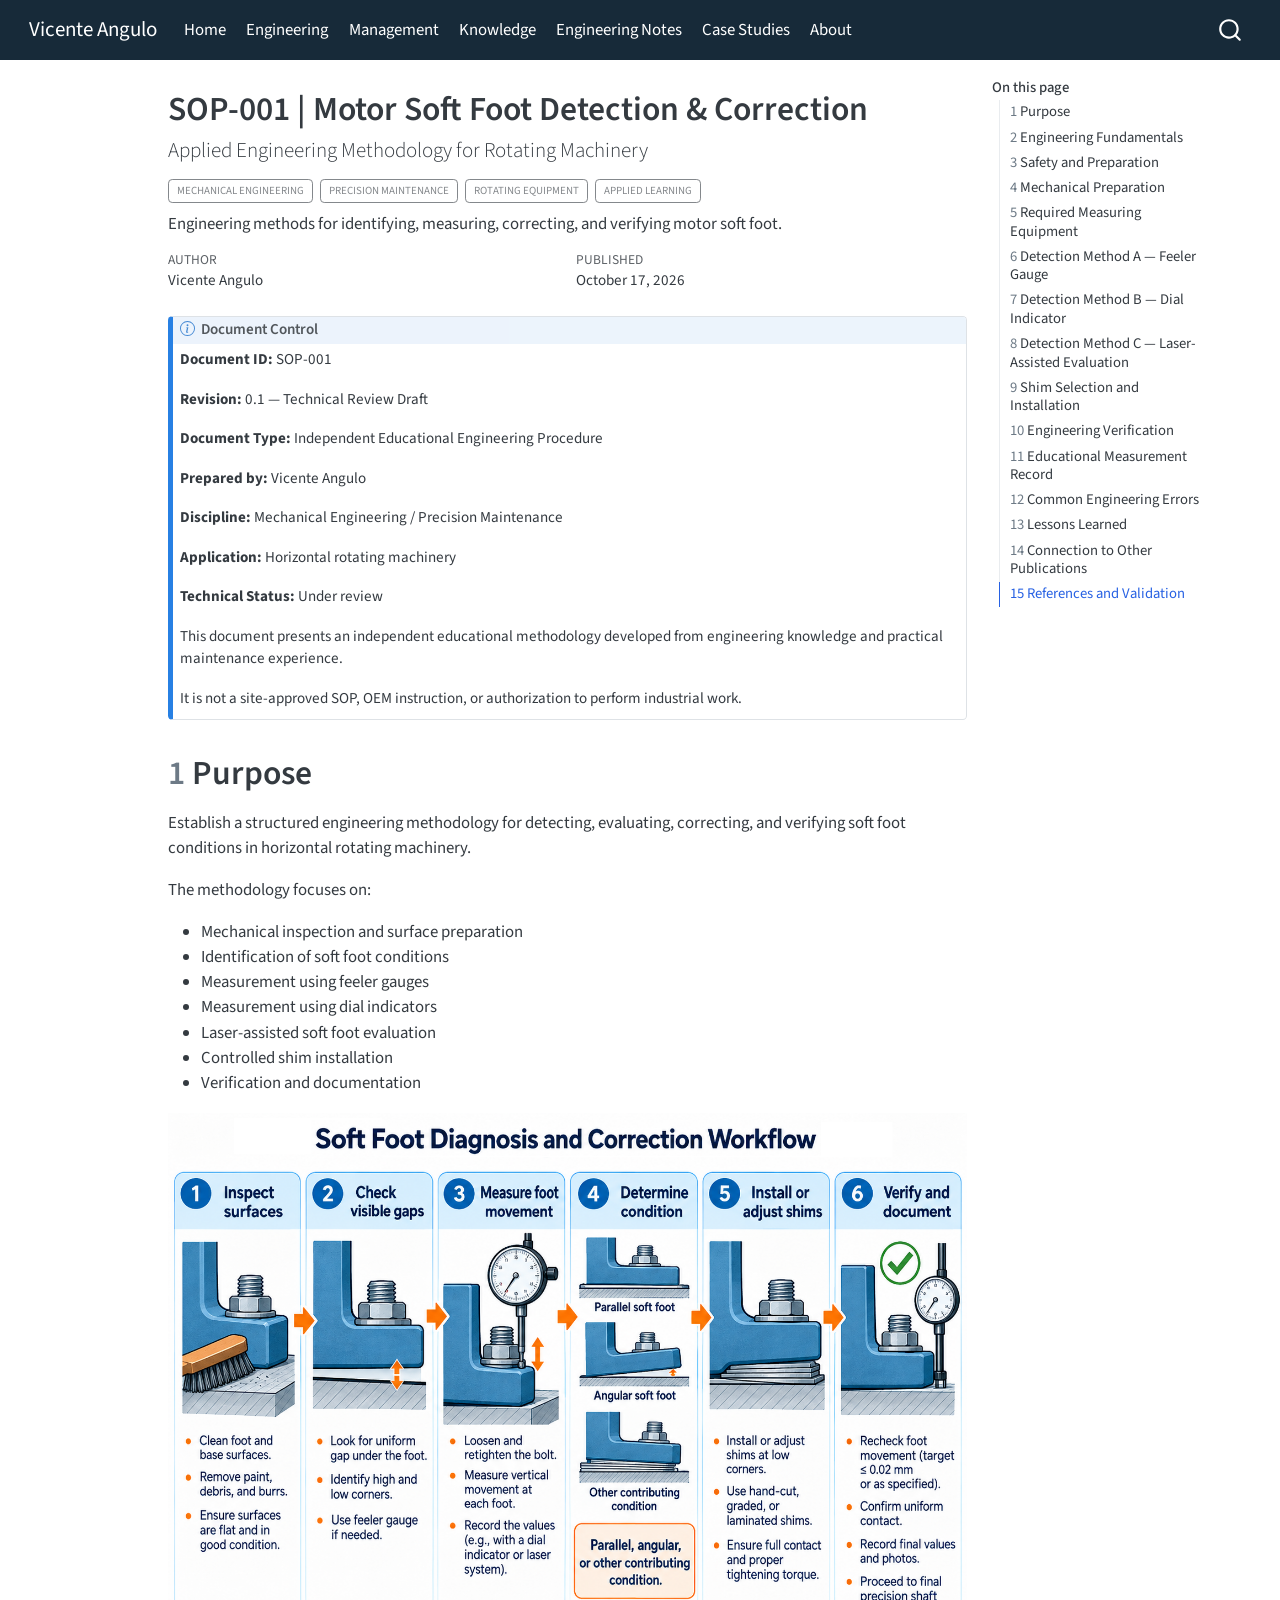
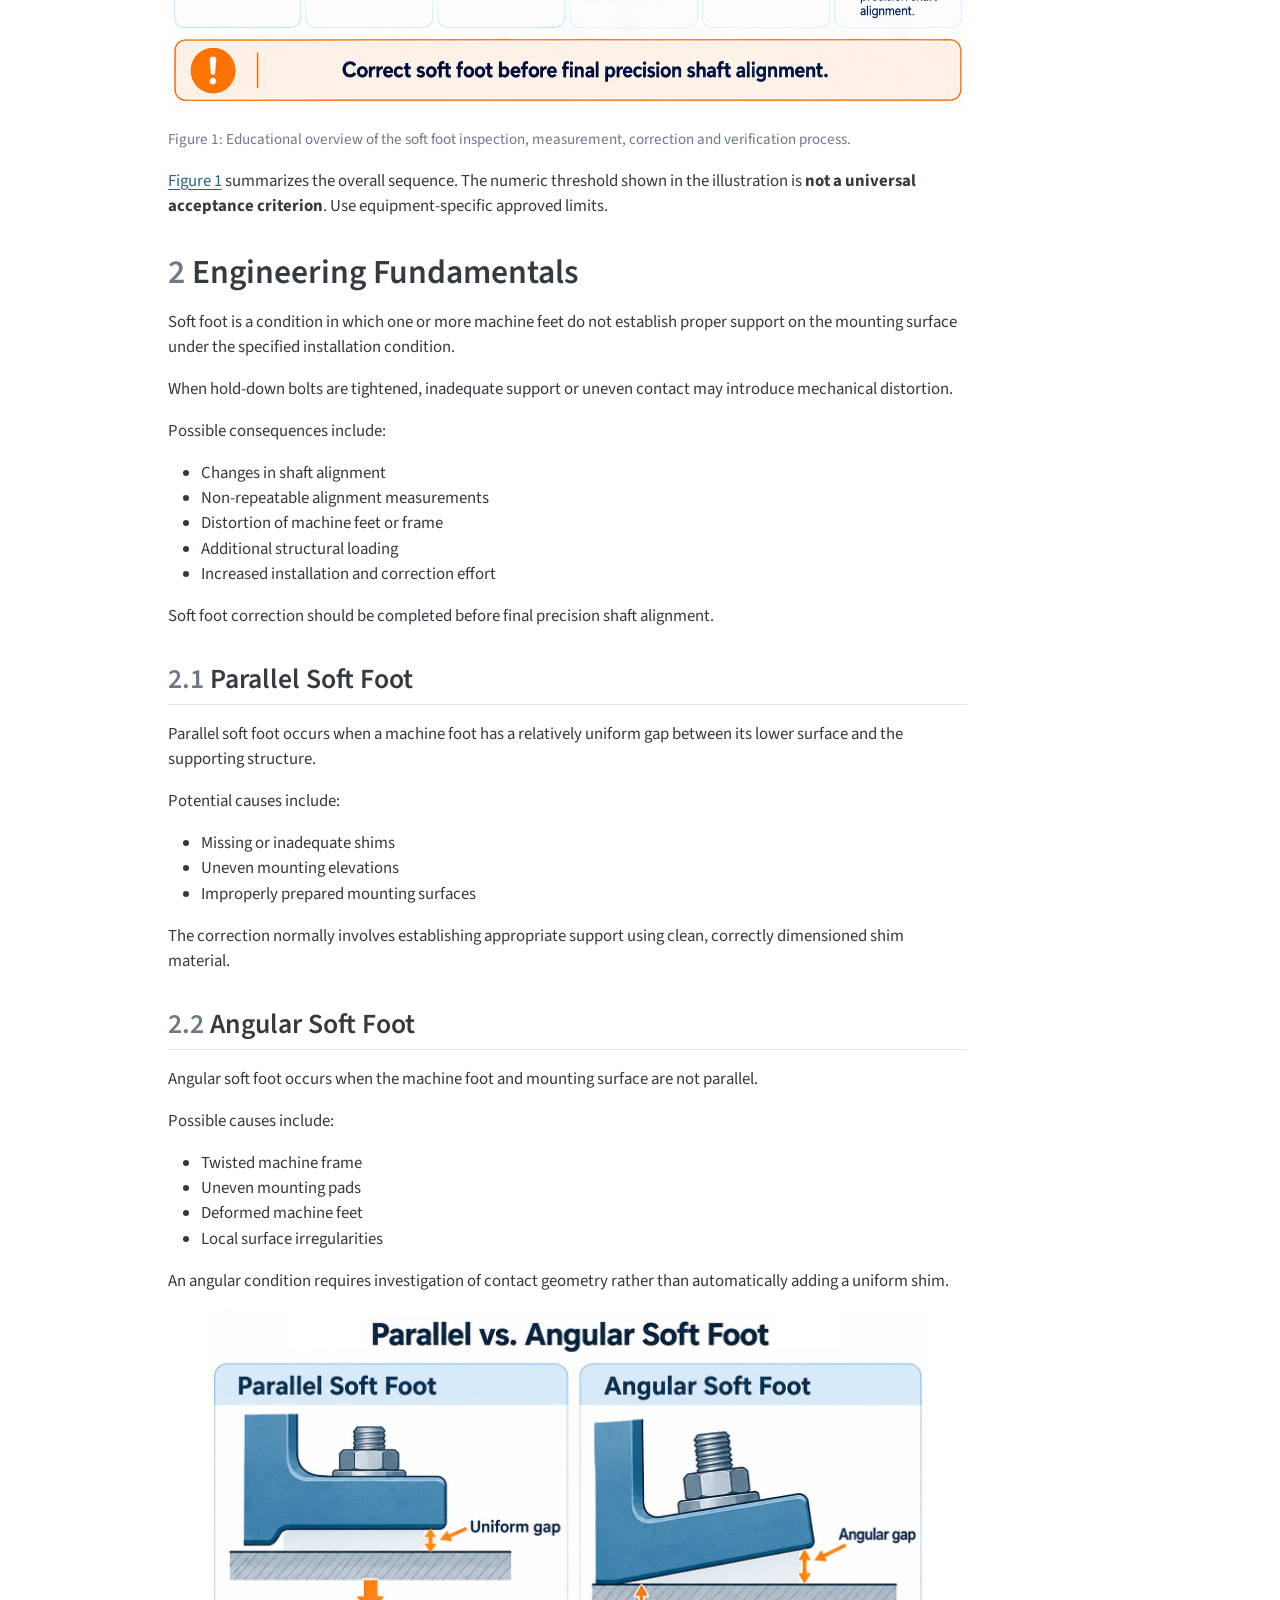
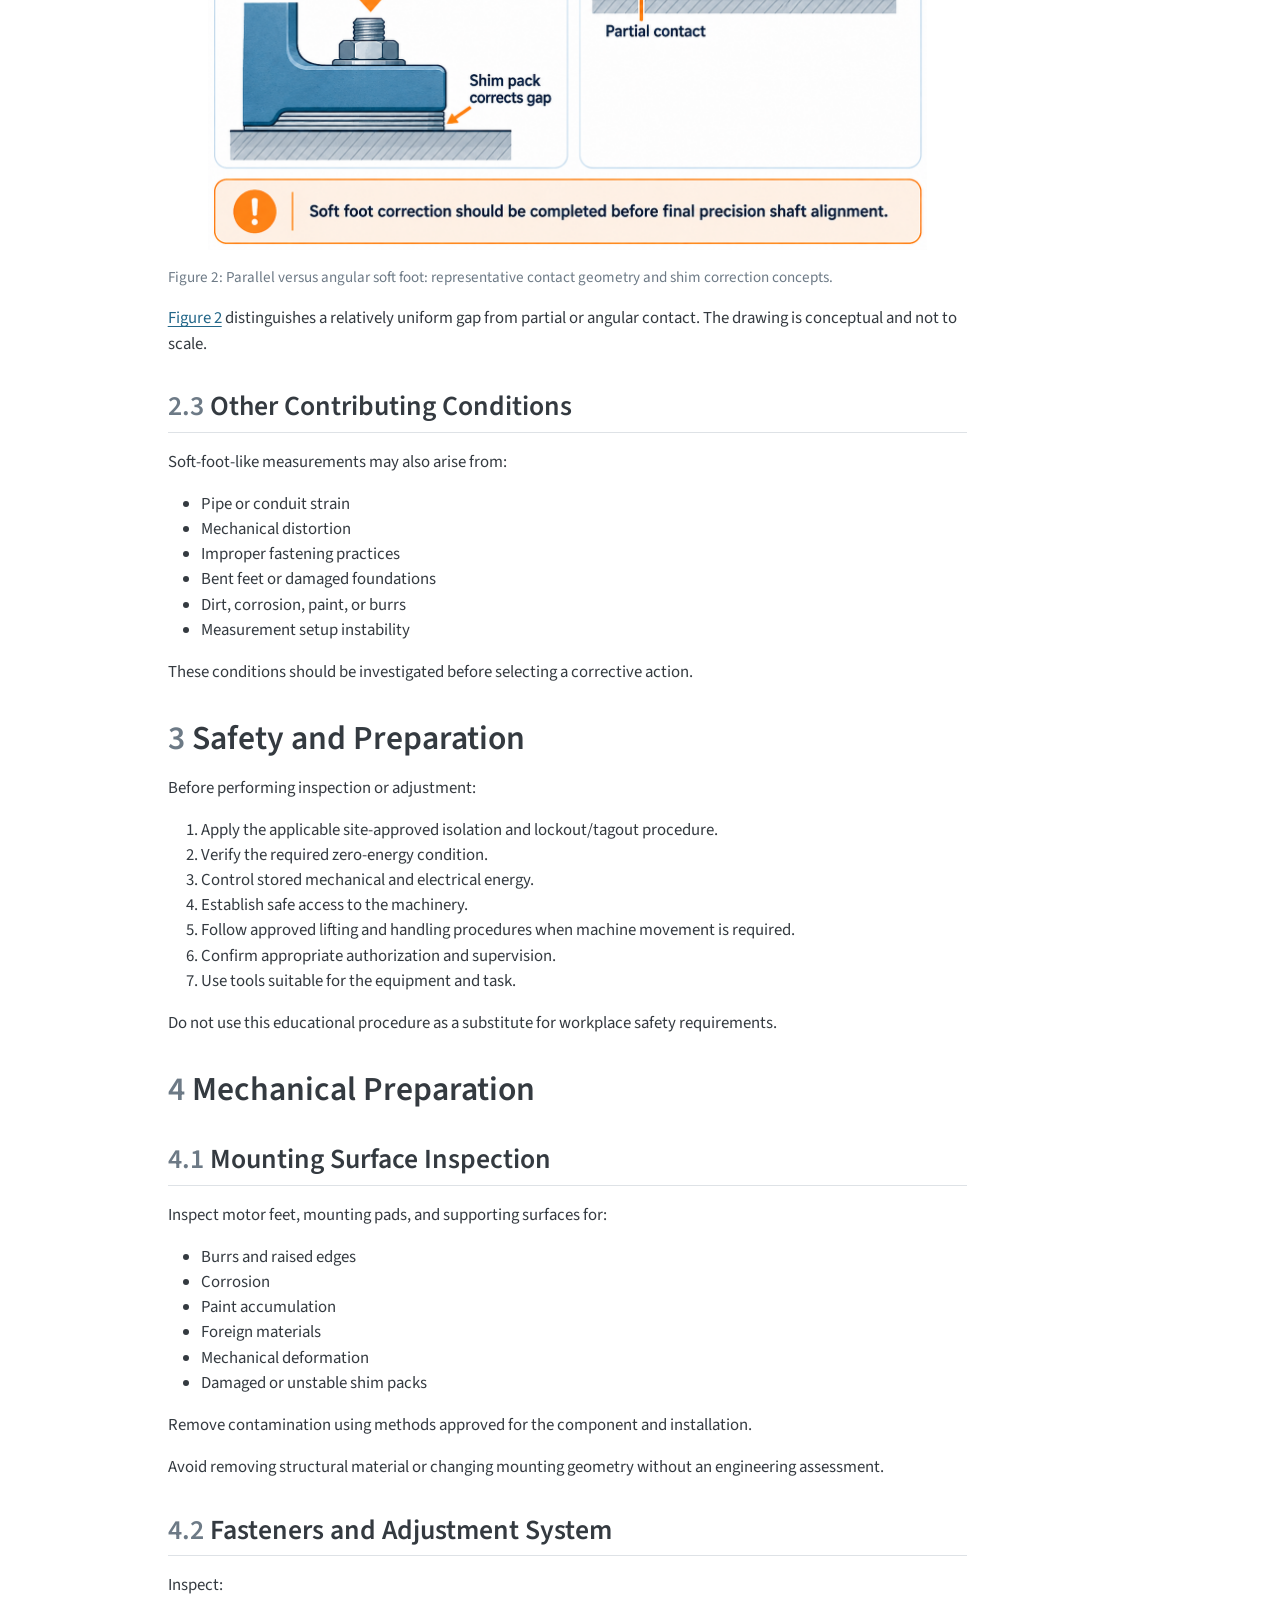
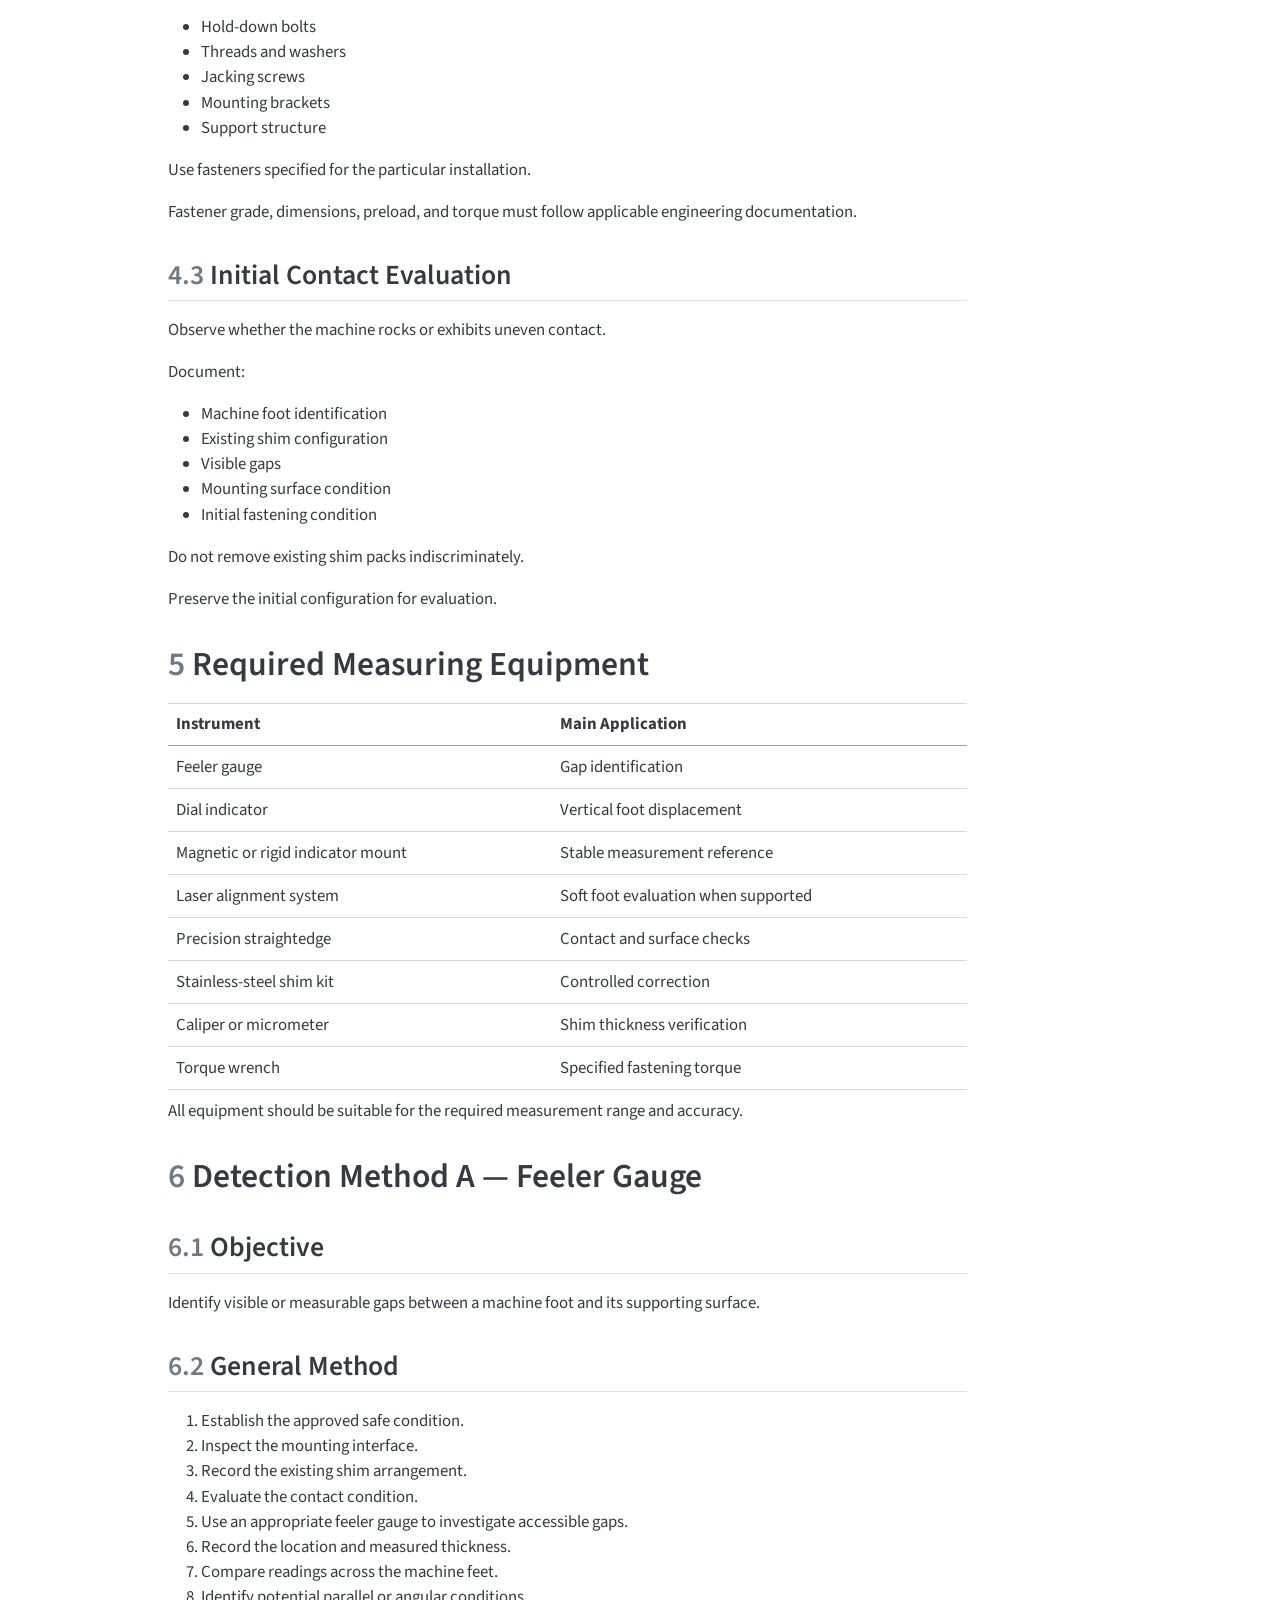
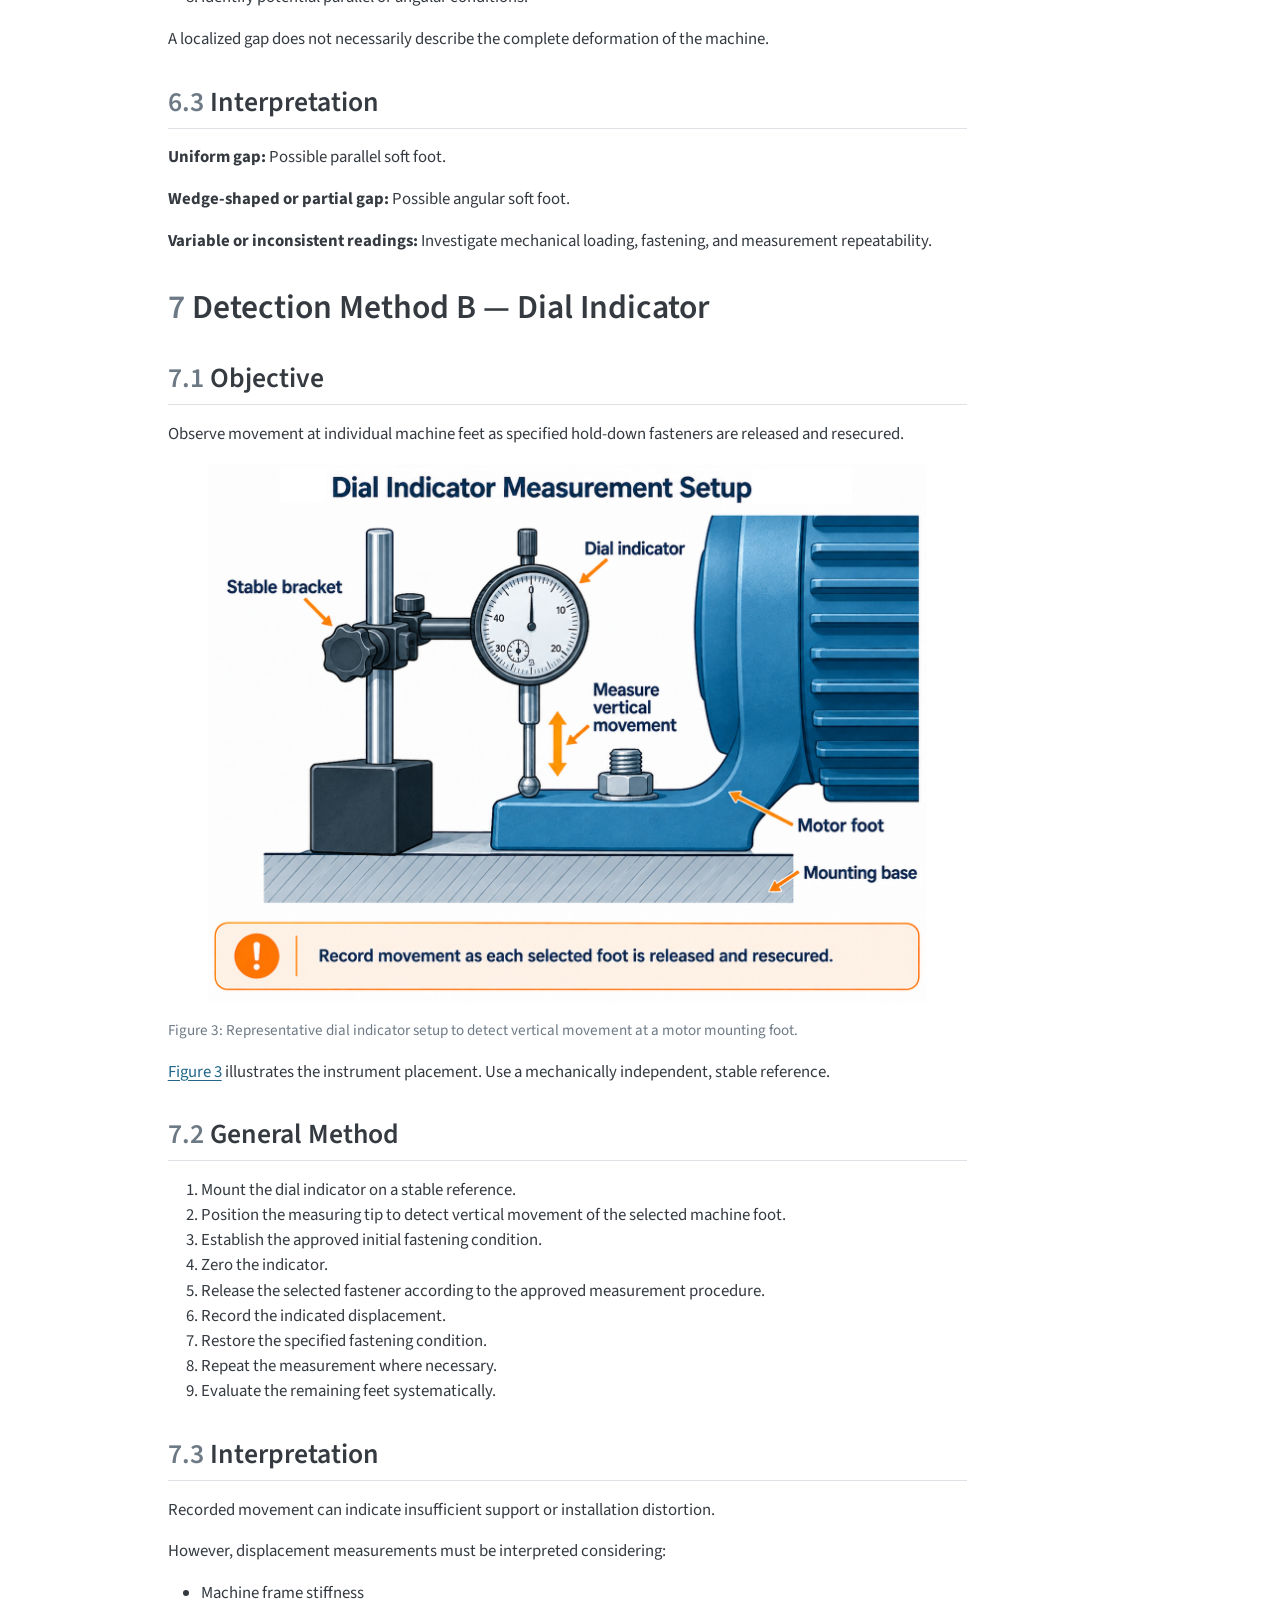
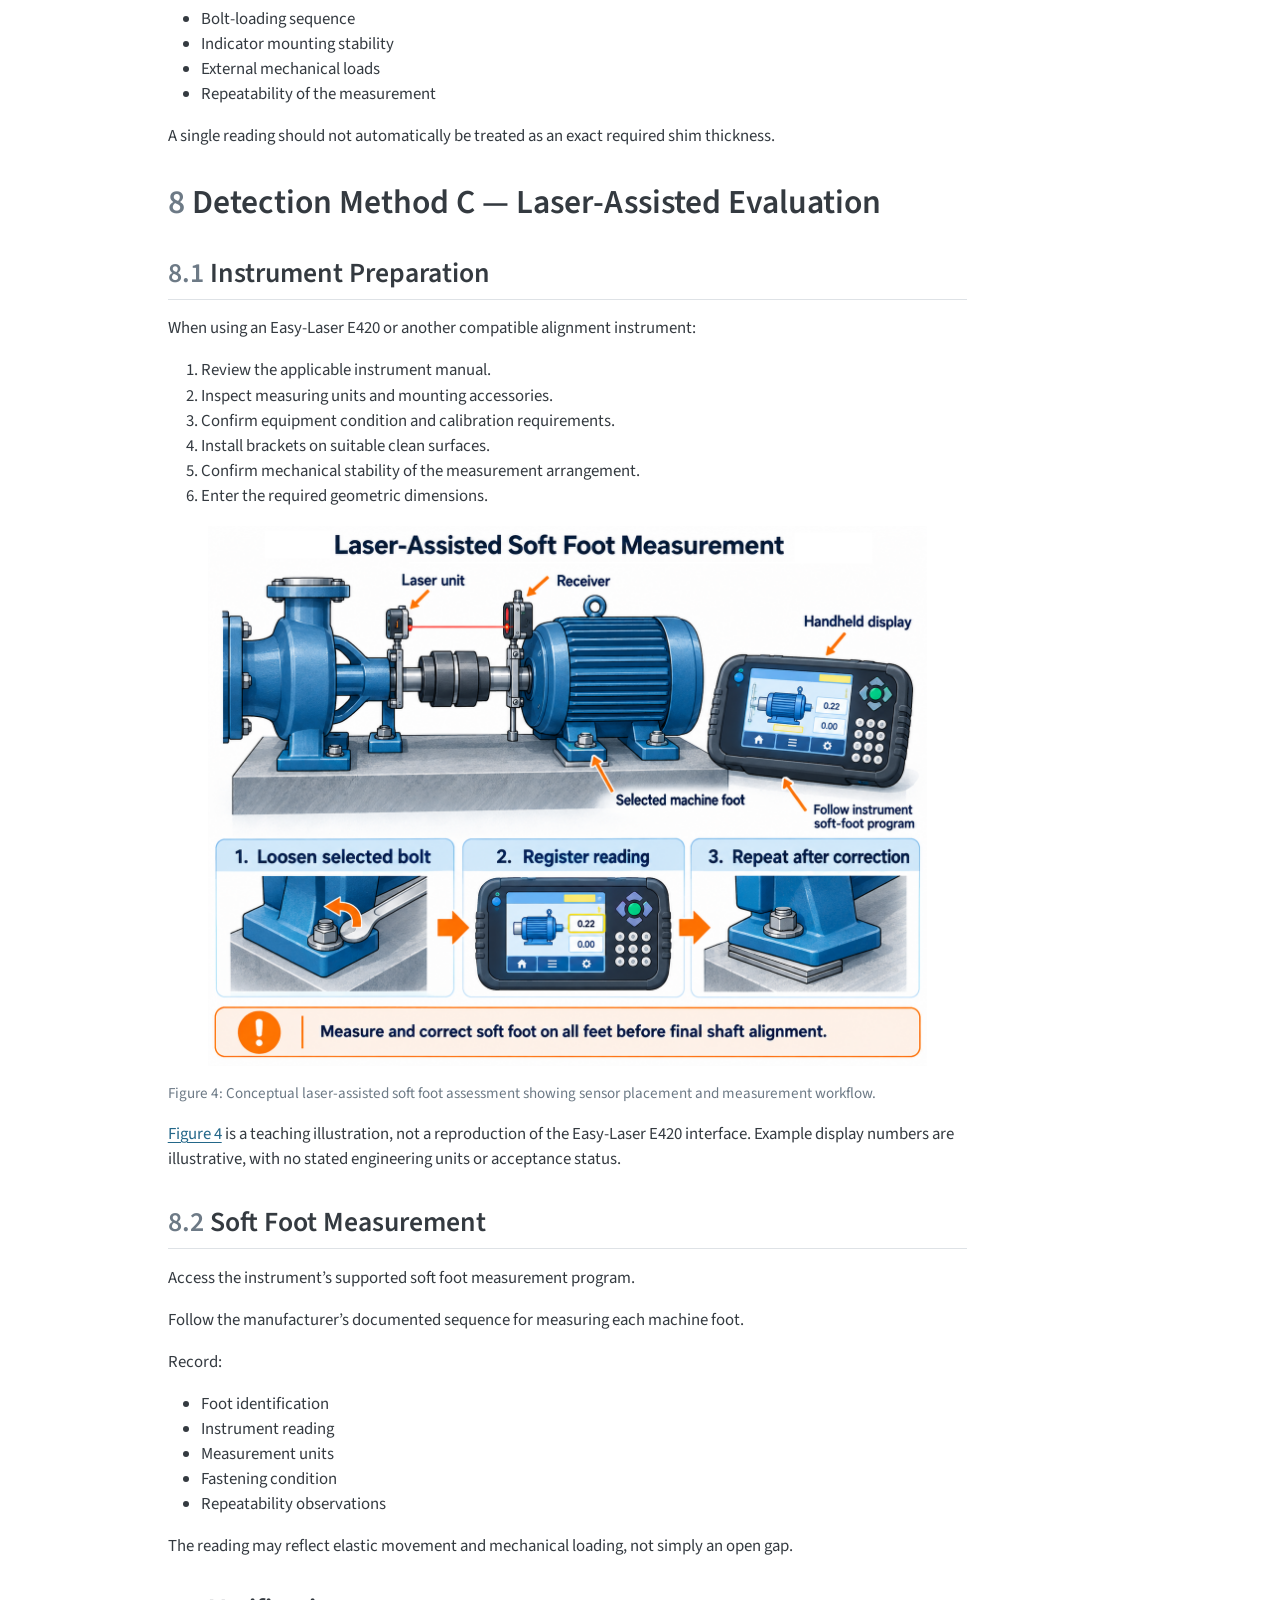
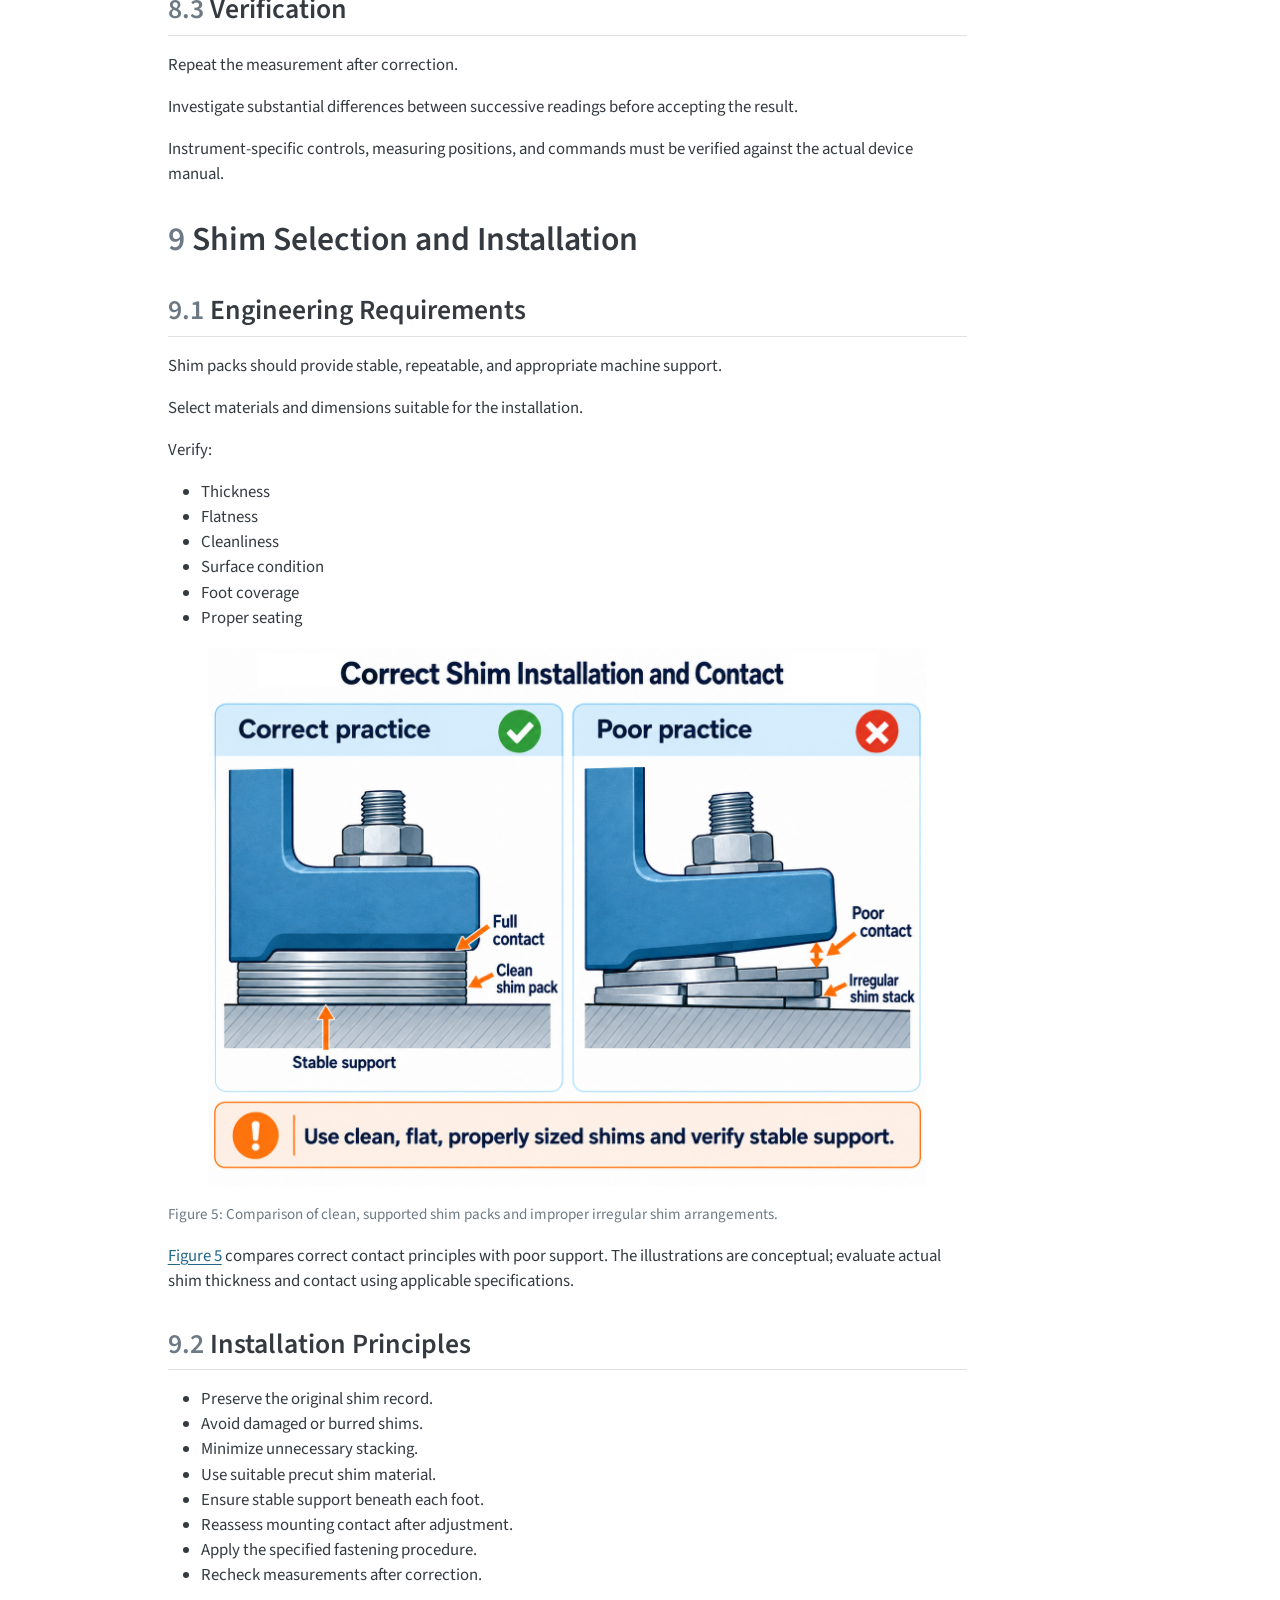
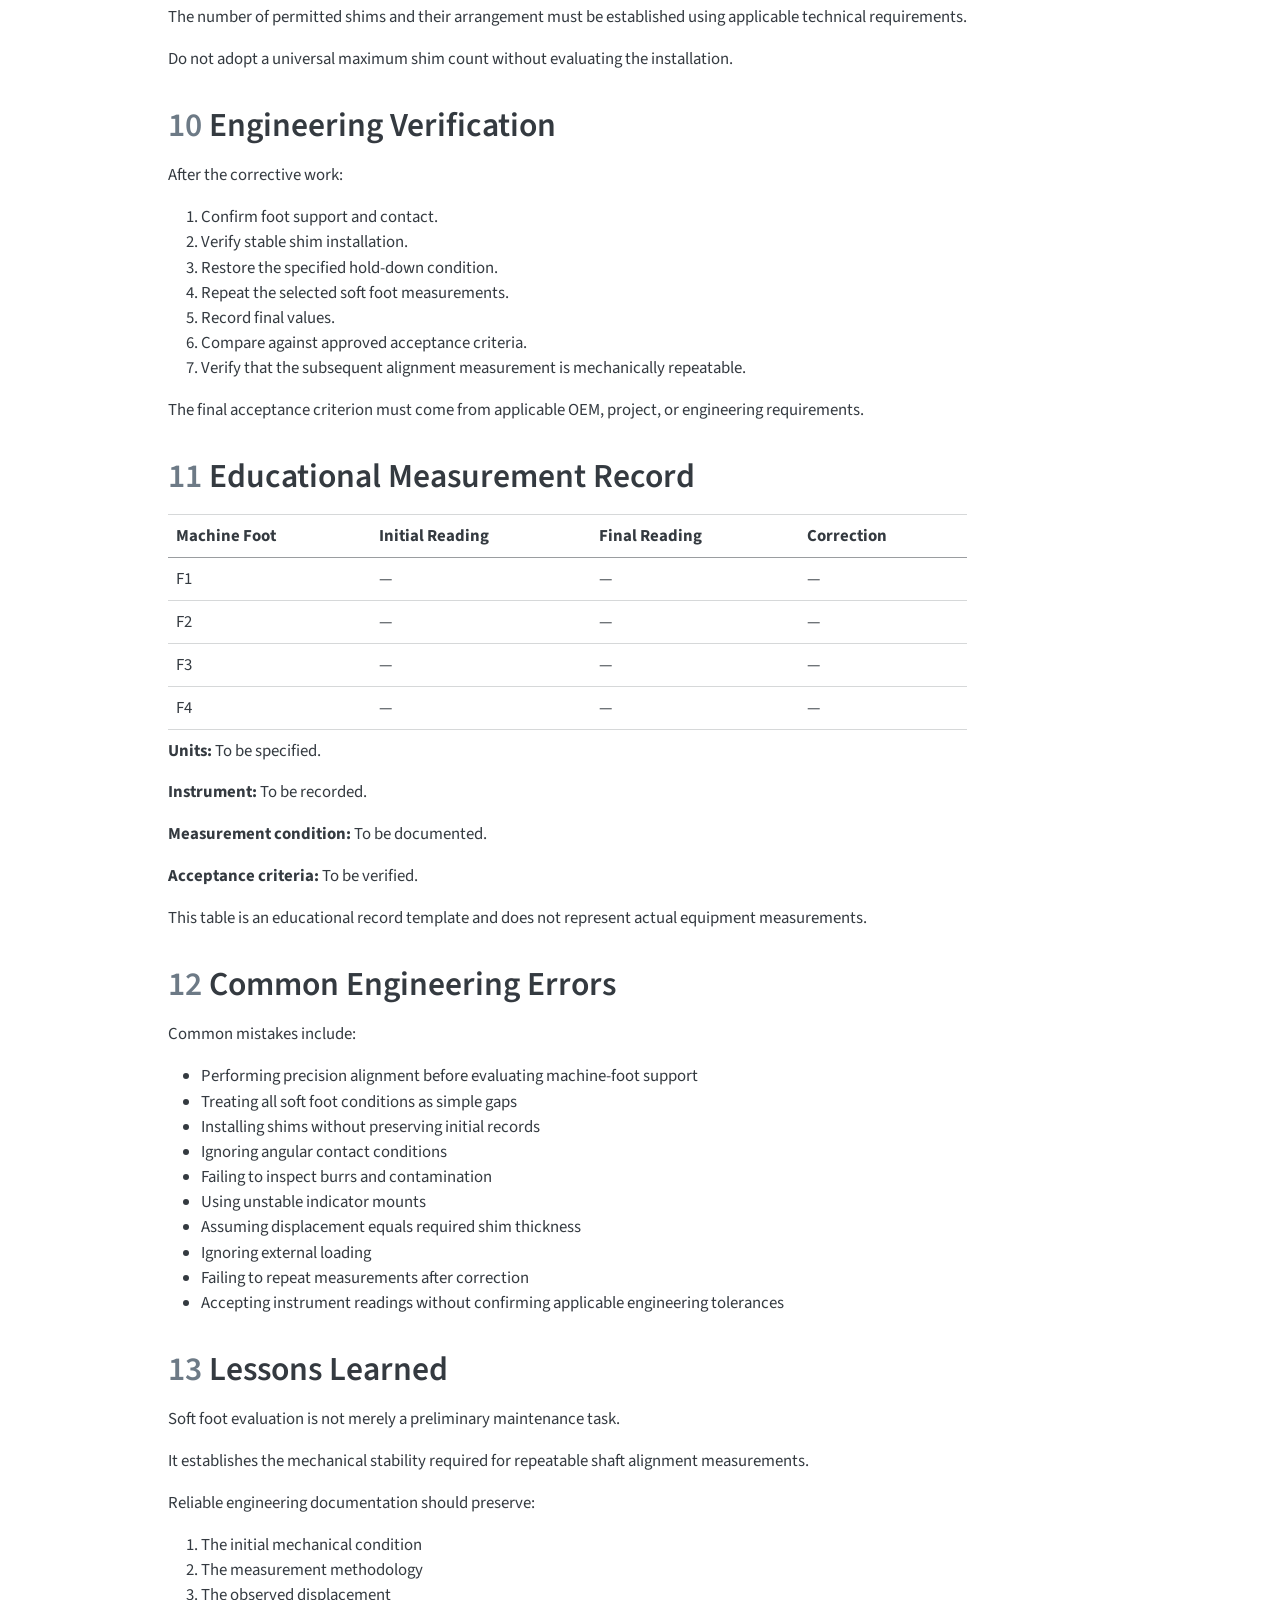
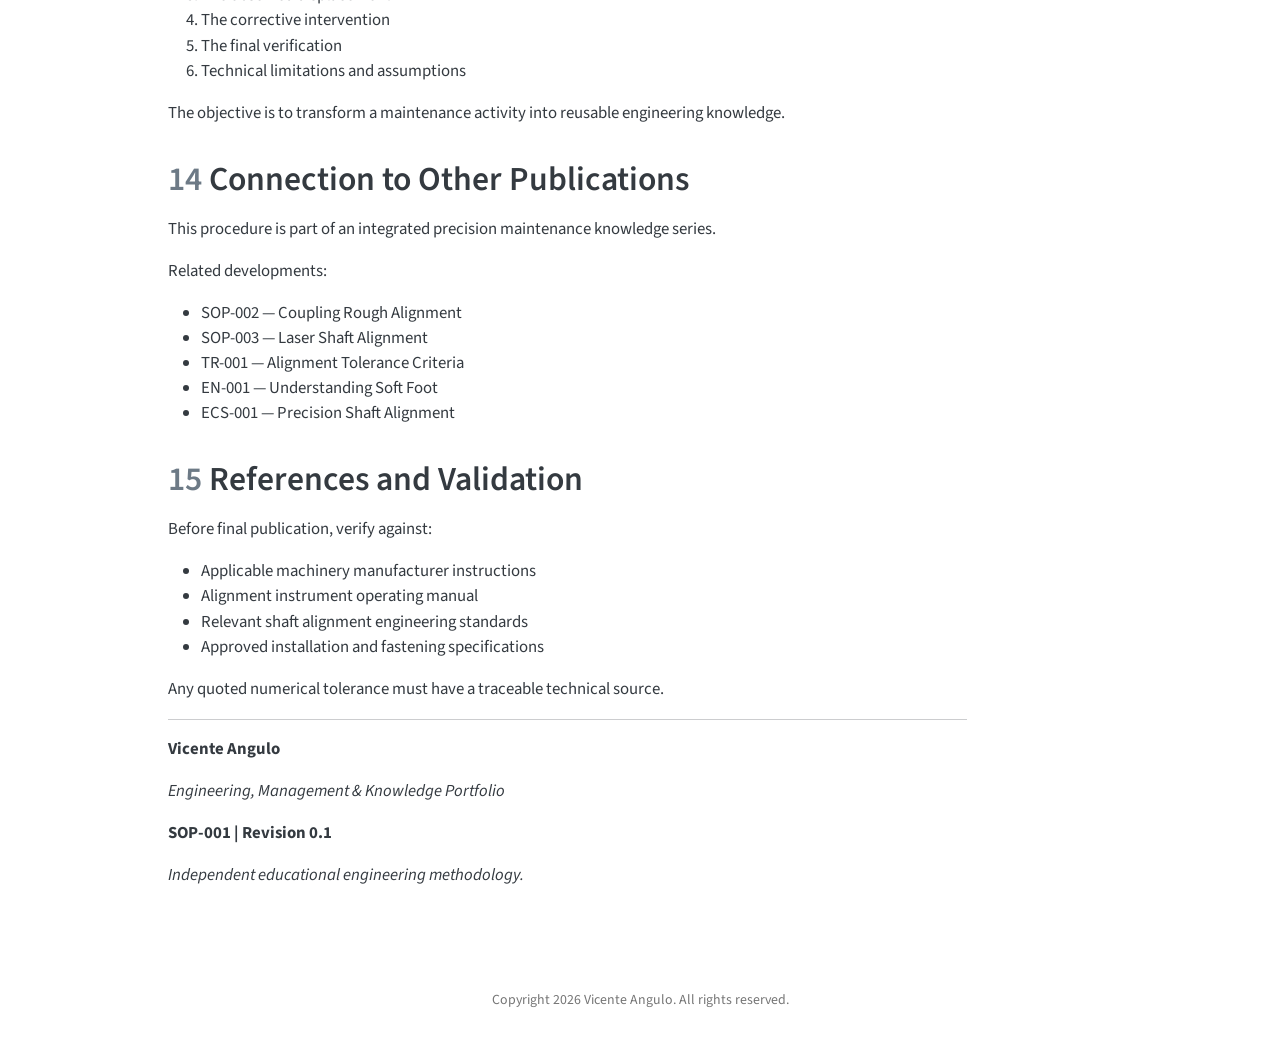
<file: docs/technical-procedures/SOP-001/index.html>
<!DOCTYPE html>
<html xmlns="http://www.w3.org/1999/xhtml" lang="en" xml:lang="en"><head>

<meta charset="utf-8">
<meta name="generator" content="quarto-1.10.19">

<meta name="viewport" content="width=device-width, initial-scale=1.0, user-scalable=yes">

<meta name="author" content="Vicente Angulo">
<meta name="dcterms.date" content="2026-10-17">
<meta name="description" content="Engineering methods for identifying, measuring, correcting, and verifying motor soft foot.">

<title>SOP-001 | Motor Soft Foot Detection &amp; Correction – Vicente Angulo</title>
<style>
/* Default styles provided by pandoc.
** See https://pandoc.org/MANUAL.html#variables-for-html for config info.
*/
span.smallcaps{font-variant: small-caps;}
div.columns{display: flex; gap: 1.5em;}
div.column{flex: auto;}
@media screen {
div.columns{gap: min(4vw, 1.5em);}
div.column{overflow-x: auto;}
}
div.hanging-indent{margin-left: 1.5em; text-indent: -1.5em;}
ul.task-list{list-style: none;}
ul.task-list li input[type="checkbox"] {
  width: 0.8em;
  margin: 0 0.8em 0.2em -1em; /* quarto-specific, see https://github.com/quarto-dev/quarto-cli/issues/4556 */ 
  vertical-align: middle;
}
</style>


<script src="../../site_libs/quarto-nav/quarto-nav.js"></script>
<script src="../../site_libs/quarto-nav/headroom.min.js"></script>
<script src="../../site_libs/clipboard/clipboard.min.js"></script>
<script src="../../site_libs/quarto-search/autocomplete.umd.js"></script>
<script src="../../site_libs/quarto-search/fuse.min.js"></script>
<script src="../../site_libs/quarto-search/quarto-search.js"></script>
<meta name="quarto:offset" content="../../">
<script src="../../site_libs/quarto-html/quarto.js" type="module"></script>
<script src="../../site_libs/quarto-html/tabsets/tabsets.js" type="module"></script>
<script src="../../site_libs/quarto-html/popper.min.js"></script>
<script src="../../site_libs/quarto-html/tippy.umd.min.js"></script>
<script src="../../site_libs/quarto-html/anchor.min.js"></script>
<link href="../../site_libs/quarto-html/tippy.css" rel="stylesheet">
<link href="../../site_libs/quarto-html/quarto-syntax-highlighting-bf27225e3a48a9273f3daa8f8e829971.css" rel="stylesheet" id="quarto-text-highlighting-styles">
<script src="../../site_libs/bootstrap/bootstrap.min.js"></script>
<link href="../../site_libs/bootstrap/bootstrap-icons.css" rel="stylesheet">
<link href="../../site_libs/bootstrap/bootstrap-1b884d644ec57829e53478957b82742a.min.css" rel="stylesheet" append-hash="true" id="quarto-bootstrap" data-mode="light">
<script id="quarto-search-options" type="application/json">{
  "location": "navbar",
  "copy-button": false,
  "collapse-after": 3,
  "panel-placement": "end",
  "type": "overlay",
  "limit": 50,
  "keyboard-shortcut": [
    "f",
    "/",
    "s"
  ],
  "show-item-context": false,
  "language": {
    "search-no-results-text": "No results",
    "search-matching-documents-text": "matching documents",
    "search-copy-link-title": "Copy link to search",
    "search-hide-matches-text": "Hide additional matches",
    "search-more-match-text": "more match in this document",
    "search-more-matches-text": "more matches in this document",
    "search-clear-button-title": "Clear",
    "search-text-placeholder": "",
    "search-detached-cancel-button-title": "Cancel",
    "search-submit-button-title": "Submit",
    "search-label": "Search"
  }
}</script>


</head>

<body class="nav-fixed quarto-light">

<div id="quarto-search-results"></div>
  <header id="quarto-header" class="headroom fixed-top">
    <nav class="navbar navbar-expand-lg " data-bs-theme="dark">
      <div class="navbar-container container-fluid">
      <div class="navbar-brand-container mx-auto">
    <a class="navbar-brand" href="../../index.html">
    <span class="navbar-title">Vicente Angulo</span>
    </a>
  </div>
            <div id="quarto-search" class="" title="Search"></div>
          <button class="navbar-toggler" type="button" data-bs-toggle="collapse" data-bs-target="#navbarCollapse" aria-controls="navbarCollapse" role="menu" aria-expanded="false" aria-label="Toggle navigation" onclick="if (window.quartoToggleHeadroom) { window.quartoToggleHeadroom(); }">
  <span class="navbar-toggler-icon"></span>
</button>
          <div class="collapse navbar-collapse" id="navbarCollapse">
            <ul class="navbar-nav navbar-nav-scroll me-auto">
  <li class="nav-item">
    <a class="nav-link" href="../../index.html"> 
<span class="menu-text">Home</span></a>
  </li>  
  <li class="nav-item">
    <a class="nav-link" href="../../engineering.html"> 
<span class="menu-text">Engineering</span></a>
  </li>  
  <li class="nav-item">
    <a class="nav-link" href="../../management.html"> 
<span class="menu-text">Management</span></a>
  </li>  
  <li class="nav-item">
    <a class="nav-link" href="../../knowledge.html"> 
<span class="menu-text">Knowledge</span></a>
  </li>  
  <li class="nav-item">
    <a class="nav-link" href="../../notes.html"> 
<span class="menu-text">Engineering Notes</span></a>
  </li>  
  <li class="nav-item">
    <a class="nav-link" href="../../cases.html"> 
<span class="menu-text">Case Studies</span></a>
  </li>  
  <li class="nav-item">
    <a class="nav-link" href="../../about.html"> 
<span class="menu-text">About</span></a>
  </li>  
</ul>
          </div> <!-- /navcollapse -->
            <div class="quarto-navbar-tools">
</div>
      </div> <!-- /container-fluid -->
    </nav>
</header>
<!-- content -->
<div id="quarto-content" class="quarto-container page-columns page-rows-contents page-layout-article page-navbar">
<!-- sidebar -->
<!-- margin-sidebar -->
    <div id="quarto-margin-sidebar" class="sidebar margin-sidebar">
        <nav id="TOC" role="doc-toc" class="toc-active">
    <h2 id="toc-title">On this page</h2>
   
  <ul>
  <li><a href="#purpose" id="toc-purpose" class="nav-link active" data-scroll-target="#purpose"><span class="header-section-number">1</span> Purpose</a></li>
  <li><a href="#engineering-fundamentals" id="toc-engineering-fundamentals" class="nav-link" data-scroll-target="#engineering-fundamentals"><span class="header-section-number">2</span> Engineering Fundamentals</a>
  <ul class="collapse">
  <li><a href="#parallel-soft-foot" id="toc-parallel-soft-foot" class="nav-link" data-scroll-target="#parallel-soft-foot"><span class="header-section-number">2.1</span> Parallel Soft Foot</a></li>
  <li><a href="#angular-soft-foot" id="toc-angular-soft-foot" class="nav-link" data-scroll-target="#angular-soft-foot"><span class="header-section-number">2.2</span> Angular Soft Foot</a></li>
  <li><a href="#other-contributing-conditions" id="toc-other-contributing-conditions" class="nav-link" data-scroll-target="#other-contributing-conditions"><span class="header-section-number">2.3</span> Other Contributing Conditions</a></li>
  </ul></li>
  <li><a href="#safety-and-preparation" id="toc-safety-and-preparation" class="nav-link" data-scroll-target="#safety-and-preparation"><span class="header-section-number">3</span> Safety and Preparation</a></li>
  <li><a href="#mechanical-preparation" id="toc-mechanical-preparation" class="nav-link" data-scroll-target="#mechanical-preparation"><span class="header-section-number">4</span> Mechanical Preparation</a>
  <ul class="collapse">
  <li><a href="#mounting-surface-inspection" id="toc-mounting-surface-inspection" class="nav-link" data-scroll-target="#mounting-surface-inspection"><span class="header-section-number">4.1</span> Mounting Surface Inspection</a></li>
  <li><a href="#fasteners-and-adjustment-system" id="toc-fasteners-and-adjustment-system" class="nav-link" data-scroll-target="#fasteners-and-adjustment-system"><span class="header-section-number">4.2</span> Fasteners and Adjustment System</a></li>
  <li><a href="#initial-contact-evaluation" id="toc-initial-contact-evaluation" class="nav-link" data-scroll-target="#initial-contact-evaluation"><span class="header-section-number">4.3</span> Initial Contact Evaluation</a></li>
  </ul></li>
  <li><a href="#required-measuring-equipment" id="toc-required-measuring-equipment" class="nav-link" data-scroll-target="#required-measuring-equipment"><span class="header-section-number">5</span> Required Measuring Equipment</a></li>
  <li><a href="#detection-method-a-feeler-gauge" id="toc-detection-method-a-feeler-gauge" class="nav-link" data-scroll-target="#detection-method-a-feeler-gauge"><span class="header-section-number">6</span> Detection Method A — Feeler Gauge</a>
  <ul class="collapse">
  <li><a href="#objective" id="toc-objective" class="nav-link" data-scroll-target="#objective"><span class="header-section-number">6.1</span> Objective</a></li>
  <li><a href="#general-method" id="toc-general-method" class="nav-link" data-scroll-target="#general-method"><span class="header-section-number">6.2</span> General Method</a></li>
  <li><a href="#interpretation" id="toc-interpretation" class="nav-link" data-scroll-target="#interpretation"><span class="header-section-number">6.3</span> Interpretation</a></li>
  </ul></li>
  <li><a href="#detection-method-b-dial-indicator" id="toc-detection-method-b-dial-indicator" class="nav-link" data-scroll-target="#detection-method-b-dial-indicator"><span class="header-section-number">7</span> Detection Method B — Dial Indicator</a>
  <ul class="collapse">
  <li><a href="#objective-1" id="toc-objective-1" class="nav-link" data-scroll-target="#objective-1"><span class="header-section-number">7.1</span> Objective</a></li>
  <li><a href="#general-method-1" id="toc-general-method-1" class="nav-link" data-scroll-target="#general-method-1"><span class="header-section-number">7.2</span> General Method</a></li>
  <li><a href="#interpretation-1" id="toc-interpretation-1" class="nav-link" data-scroll-target="#interpretation-1"><span class="header-section-number">7.3</span> Interpretation</a></li>
  </ul></li>
  <li><a href="#detection-method-c-laser-assisted-evaluation" id="toc-detection-method-c-laser-assisted-evaluation" class="nav-link" data-scroll-target="#detection-method-c-laser-assisted-evaluation"><span class="header-section-number">8</span> Detection Method C — Laser-Assisted Evaluation</a>
  <ul class="collapse">
  <li><a href="#instrument-preparation" id="toc-instrument-preparation" class="nav-link" data-scroll-target="#instrument-preparation"><span class="header-section-number">8.1</span> Instrument Preparation</a></li>
  <li><a href="#soft-foot-measurement" id="toc-soft-foot-measurement" class="nav-link" data-scroll-target="#soft-foot-measurement"><span class="header-section-number">8.2</span> Soft Foot Measurement</a></li>
  <li><a href="#verification" id="toc-verification" class="nav-link" data-scroll-target="#verification"><span class="header-section-number">8.3</span> Verification</a></li>
  </ul></li>
  <li><a href="#shim-selection-and-installation" id="toc-shim-selection-and-installation" class="nav-link" data-scroll-target="#shim-selection-and-installation"><span class="header-section-number">9</span> Shim Selection and Installation</a>
  <ul class="collapse">
  <li><a href="#engineering-requirements" id="toc-engineering-requirements" class="nav-link" data-scroll-target="#engineering-requirements"><span class="header-section-number">9.1</span> Engineering Requirements</a></li>
  <li><a href="#installation-principles" id="toc-installation-principles" class="nav-link" data-scroll-target="#installation-principles"><span class="header-section-number">9.2</span> Installation Principles</a></li>
  </ul></li>
  <li><a href="#engineering-verification" id="toc-engineering-verification" class="nav-link" data-scroll-target="#engineering-verification"><span class="header-section-number">10</span> Engineering Verification</a></li>
  <li><a href="#educational-measurement-record" id="toc-educational-measurement-record" class="nav-link" data-scroll-target="#educational-measurement-record"><span class="header-section-number">11</span> Educational Measurement Record</a></li>
  <li><a href="#common-engineering-errors" id="toc-common-engineering-errors" class="nav-link" data-scroll-target="#common-engineering-errors"><span class="header-section-number">12</span> Common Engineering Errors</a></li>
  <li><a href="#lessons-learned" id="toc-lessons-learned" class="nav-link" data-scroll-target="#lessons-learned"><span class="header-section-number">13</span> Lessons Learned</a></li>
  <li><a href="#connection-to-other-publications" id="toc-connection-to-other-publications" class="nav-link" data-scroll-target="#connection-to-other-publications"><span class="header-section-number">14</span> Connection to Other Publications</a></li>
  <li><a href="#references-and-validation" id="toc-references-and-validation" class="nav-link" data-scroll-target="#references-and-validation"><span class="header-section-number">15</span> References and Validation</a></li>
  </ul>
</nav>
    </div>
<!-- main -->
<main class="content" id="quarto-document-content">

<header id="title-block-header" class="quarto-title-block default">
<div class="quarto-title">
<h1 class="title">SOP-001 | Motor Soft Foot Detection &amp; Correction</h1>
<p class="subtitle lead">Applied Engineering Methodology for Rotating Machinery</p>
  <div class="quarto-categories">
    <div class="quarto-category">Mechanical Engineering</div>
    <div class="quarto-category">Precision Maintenance</div>
    <div class="quarto-category">Rotating Equipment</div>
    <div class="quarto-category">Applied Learning</div>
  </div>
  </div>

<div>
  <div class="description">
    Engineering methods for identifying, measuring, correcting, and verifying motor soft foot.
  </div>
</div>


<div class="quarto-title-meta">

    <div>
    <div class="quarto-title-meta-heading">Author</div>
    <div class="quarto-title-meta-contents">
             <p>Vicente Angulo </p>
          </div>
  </div>
    
    <div>
    <div class="quarto-title-meta-heading">Published</div>
    <div class="quarto-title-meta-contents">
      <p class="date">October 17, 2026</p>
    </div>
  </div>
  
    
  </div>
  


</header>


<div class="callout callout-style-default callout-note callout-titled">
<div class="callout-header d-flex align-content-center">
<div class="callout-icon-container">
<i class="callout-icon"></i>
</div>
<div class="callout-title-container flex-fill">
<span class="screen-reader-only">Note</span>Document Control
</div>
</div>
<div class="callout-body-container callout-body">
<p><strong>Document ID:</strong> SOP-001</p>
<p><strong>Revision:</strong> 0.1 — Technical Review Draft</p>
<p><strong>Document Type:</strong> Independent Educational Engineering Procedure</p>
<p><strong>Prepared by:</strong> Vicente Angulo</p>
<p><strong>Discipline:</strong> Mechanical Engineering / Precision Maintenance</p>
<p><strong>Application:</strong> Horizontal rotating machinery</p>
<p><strong>Technical Status:</strong> Under review</p>
<p>This document presents an independent educational methodology developed from engineering knowledge and practical maintenance experience.</p>
<p>It is not a site-approved SOP, OEM instruction, or authorization to perform industrial work.</p>
</div>
</div>
<section id="purpose" class="level1" data-number="1">
<h1 data-number="1"><span class="header-section-number">1</span> Purpose</h1>
<p>Establish a structured engineering methodology for detecting, evaluating, correcting, and verifying soft foot conditions in horizontal rotating machinery.</p>
<p>The methodology focuses on:</p>
<ul>
<li>Mechanical inspection and surface preparation</li>
<li>Identification of soft foot conditions</li>
<li>Measurement using feeler gauges</li>
<li>Measurement using dial indicators</li>
<li>Laser-assisted soft foot evaluation</li>
<li>Controlled shim installation</li>
<li>Verification and documentation</li>
</ul>
<div id="fig-softfoot-workflow" class="quarto-float quarto-figure quarto-figure-center anchored" data-fig-align="center">
<figure class="quarto-float quarto-float-fig figure">
<div aria-describedby="fig-softfoot-workflow-caption-0ceaefa1-69ba-4598-a22c-09a6ac19f8ca">
<img src="images/fig-005-soft-foot-diagnosis-and-correction-workflow.png" class="img-fluid quarto-figure quarto-figure-center figure-img" style="width:100.0%">
</div>
<figcaption class="quarto-float-caption-bottom quarto-float-caption quarto-float-fig" id="fig-softfoot-workflow-caption-0ceaefa1-69ba-4598-a22c-09a6ac19f8ca">
Figure&nbsp;1: Educational overview of the soft foot inspection, measurement, correction and verification process.
</figcaption>
</figure>
</div>
<p><a href="#fig-softfoot-workflow" class="quarto-xref">Figure&nbsp;1</a> summarizes the overall sequence. The numeric threshold shown in the illustration is <strong>not a universal acceptance criterion</strong>. Use equipment-specific approved limits.</p>
</section>
<section id="engineering-fundamentals" class="level1" data-number="2">
<h1 data-number="2"><span class="header-section-number">2</span> Engineering Fundamentals</h1>
<p>Soft foot is a condition in which one or more machine feet do not establish proper support on the mounting surface under the specified installation condition.</p>
<p>When hold-down bolts are tightened, inadequate support or uneven contact may introduce mechanical distortion.</p>
<p>Possible consequences include:</p>
<ul>
<li>Changes in shaft alignment</li>
<li>Non-repeatable alignment measurements</li>
<li>Distortion of machine feet or frame</li>
<li>Additional structural loading</li>
<li>Increased installation and correction effort</li>
</ul>
<p>Soft foot correction should be completed before final precision shaft alignment.</p>
<section id="parallel-soft-foot" class="level2" data-number="2.1">
<h2 data-number="2.1" class="anchored" data-anchor-id="parallel-soft-foot"><span class="header-section-number">2.1</span> Parallel Soft Foot</h2>
<p>Parallel soft foot occurs when a machine foot has a relatively uniform gap between its lower surface and the supporting structure.</p>
<p>Potential causes include:</p>
<ul>
<li>Missing or inadequate shims</li>
<li>Uneven mounting elevations</li>
<li>Improperly prepared mounting surfaces</li>
</ul>
<p>The correction normally involves establishing appropriate support using clean, correctly dimensioned shim material.</p>
</section>
<section id="angular-soft-foot" class="level2" data-number="2.2">
<h2 data-number="2.2" class="anchored" data-anchor-id="angular-soft-foot"><span class="header-section-number">2.2</span> Angular Soft Foot</h2>
<p>Angular soft foot occurs when the machine foot and mounting surface are not parallel.</p>
<p>Possible causes include:</p>
<ul>
<li>Twisted machine frame</li>
<li>Uneven mounting pads</li>
<li>Deformed machine feet</li>
<li>Local surface irregularities</li>
</ul>
<p>An angular condition requires investigation of contact geometry rather than automatically adding a uniform shim.</p>
<div id="fig-softfoot-types" class="quarto-float quarto-figure quarto-figure-center anchored" data-fig-align="center">
<figure class="quarto-float quarto-float-fig figure">
<div aria-describedby="fig-softfoot-types-caption-0ceaefa1-69ba-4598-a22c-09a6ac19f8ca">
<img src="images/fig-001-parallel-vs-angular-soft-foot.png" class="img-fluid quarto-figure quarto-figure-center figure-img" style="width:90.0%">
</div>
<figcaption class="quarto-float-caption-bottom quarto-float-caption quarto-float-fig" id="fig-softfoot-types-caption-0ceaefa1-69ba-4598-a22c-09a6ac19f8ca">
Figure&nbsp;2: Parallel versus angular soft foot: representative contact geometry and shim correction concepts.
</figcaption>
</figure>
</div>
<p><a href="#fig-softfoot-types" class="quarto-xref">Figure&nbsp;2</a> distinguishes a relatively uniform gap from partial or angular contact. The drawing is conceptual and not to scale.</p>
</section>
<section id="other-contributing-conditions" class="level2" data-number="2.3">
<h2 data-number="2.3" class="anchored" data-anchor-id="other-contributing-conditions"><span class="header-section-number">2.3</span> Other Contributing Conditions</h2>
<p>Soft-foot-like measurements may also arise from:</p>
<ul>
<li>Pipe or conduit strain</li>
<li>Mechanical distortion</li>
<li>Improper fastening practices</li>
<li>Bent feet or damaged foundations</li>
<li>Dirt, corrosion, paint, or burrs</li>
<li>Measurement setup instability</li>
</ul>
<p>These conditions should be investigated before selecting a corrective action.</p>
</section>
</section>
<section id="safety-and-preparation" class="level1" data-number="3">
<h1 data-number="3"><span class="header-section-number">3</span> Safety and Preparation</h1>
<p>Before performing inspection or adjustment:</p>
<ol type="1">
<li>Apply the applicable site-approved isolation and lockout/tagout procedure.</li>
<li>Verify the required zero-energy condition.</li>
<li>Control stored mechanical and electrical energy.</li>
<li>Establish safe access to the machinery.</li>
<li>Follow approved lifting and handling procedures when machine movement is required.</li>
<li>Confirm appropriate authorization and supervision.</li>
<li>Use tools suitable for the equipment and task.</li>
</ol>
<p>Do not use this educational procedure as a substitute for workplace safety requirements.</p>
</section>
<section id="mechanical-preparation" class="level1" data-number="4">
<h1 data-number="4"><span class="header-section-number">4</span> Mechanical Preparation</h1>
<section id="mounting-surface-inspection" class="level2" data-number="4.1">
<h2 data-number="4.1" class="anchored" data-anchor-id="mounting-surface-inspection"><span class="header-section-number">4.1</span> Mounting Surface Inspection</h2>
<p>Inspect motor feet, mounting pads, and supporting surfaces for:</p>
<ul>
<li>Burrs and raised edges</li>
<li>Corrosion</li>
<li>Paint accumulation</li>
<li>Foreign materials</li>
<li>Mechanical deformation</li>
<li>Damaged or unstable shim packs</li>
</ul>
<p>Remove contamination using methods approved for the component and installation.</p>
<p>Avoid removing structural material or changing mounting geometry without an engineering assessment.</p>
</section>
<section id="fasteners-and-adjustment-system" class="level2" data-number="4.2">
<h2 data-number="4.2" class="anchored" data-anchor-id="fasteners-and-adjustment-system"><span class="header-section-number">4.2</span> Fasteners and Adjustment System</h2>
<p>Inspect:</p>
<ul>
<li>Hold-down bolts</li>
<li>Threads and washers</li>
<li>Jacking screws</li>
<li>Mounting brackets</li>
<li>Support structure</li>
</ul>
<p>Use fasteners specified for the particular installation.</p>
<p>Fastener grade, dimensions, preload, and torque must follow applicable engineering documentation.</p>
</section>
<section id="initial-contact-evaluation" class="level2" data-number="4.3">
<h2 data-number="4.3" class="anchored" data-anchor-id="initial-contact-evaluation"><span class="header-section-number">4.3</span> Initial Contact Evaluation</h2>
<p>Observe whether the machine rocks or exhibits uneven contact.</p>
<p>Document:</p>
<ul>
<li>Machine foot identification</li>
<li>Existing shim configuration</li>
<li>Visible gaps</li>
<li>Mounting surface condition</li>
<li>Initial fastening condition</li>
</ul>
<p>Do not remove existing shim packs indiscriminately.</p>
<p>Preserve the initial configuration for evaluation.</p>
</section>
</section>
<section id="required-measuring-equipment" class="level1" data-number="5">
<h1 data-number="5"><span class="header-section-number">5</span> Required Measuring Equipment</h1>
<table class="caption-top table">
<thead>
<tr class="header">
<th>Instrument</th>
<th>Main Application</th>
</tr>
</thead>
<tbody>
<tr class="odd">
<td>Feeler gauge</td>
<td>Gap identification</td>
</tr>
<tr class="even">
<td>Dial indicator</td>
<td>Vertical foot displacement</td>
</tr>
<tr class="odd">
<td>Magnetic or rigid indicator mount</td>
<td>Stable measurement reference</td>
</tr>
<tr class="even">
<td>Laser alignment system</td>
<td>Soft foot evaluation when supported</td>
</tr>
<tr class="odd">
<td>Precision straightedge</td>
<td>Contact and surface checks</td>
</tr>
<tr class="even">
<td>Stainless-steel shim kit</td>
<td>Controlled correction</td>
</tr>
<tr class="odd">
<td>Caliper or micrometer</td>
<td>Shim thickness verification</td>
</tr>
<tr class="even">
<td>Torque wrench</td>
<td>Specified fastening torque</td>
</tr>
</tbody>
</table>
<p>All equipment should be suitable for the required measurement range and accuracy.</p>
</section>
<section id="detection-method-a-feeler-gauge" class="level1" data-number="6">
<h1 data-number="6"><span class="header-section-number">6</span> Detection Method A — Feeler Gauge</h1>
<section id="objective" class="level2" data-number="6.1">
<h2 data-number="6.1" class="anchored" data-anchor-id="objective"><span class="header-section-number">6.1</span> Objective</h2>
<p>Identify visible or measurable gaps between a machine foot and its supporting surface.</p>
</section>
<section id="general-method" class="level2" data-number="6.2">
<h2 data-number="6.2" class="anchored" data-anchor-id="general-method"><span class="header-section-number">6.2</span> General Method</h2>
<ol type="1">
<li>Establish the approved safe condition.</li>
<li>Inspect the mounting interface.</li>
<li>Record the existing shim arrangement.</li>
<li>Evaluate the contact condition.</li>
<li>Use an appropriate feeler gauge to investigate accessible gaps.</li>
<li>Record the location and measured thickness.</li>
<li>Compare readings across the machine feet.</li>
<li>Identify potential parallel or angular conditions.</li>
</ol>
<p>A localized gap does not necessarily describe the complete deformation of the machine.</p>
</section>
<section id="interpretation" class="level2" data-number="6.3">
<h2 data-number="6.3" class="anchored" data-anchor-id="interpretation"><span class="header-section-number">6.3</span> Interpretation</h2>
<p><strong>Uniform gap:</strong> Possible parallel soft foot.</p>
<p><strong>Wedge-shaped or partial gap:</strong> Possible angular soft foot.</p>
<p><strong>Variable or inconsistent readings:</strong> Investigate mechanical loading, fastening, and measurement repeatability.</p>
</section>
</section>
<section id="detection-method-b-dial-indicator" class="level1" data-number="7">
<h1 data-number="7"><span class="header-section-number">7</span> Detection Method B — Dial Indicator</h1>
<section id="objective-1" class="level2" data-number="7.1">
<h2 data-number="7.1" class="anchored" data-anchor-id="objective-1"><span class="header-section-number">7.1</span> Objective</h2>
<p>Observe movement at individual machine feet as specified hold-down fasteners are released and resecured.</p>
<div id="fig-dial-softfoot" class="quarto-float quarto-figure quarto-figure-center anchored" data-fig-align="center">
<figure class="quarto-float quarto-float-fig figure">
<div aria-describedby="fig-dial-softfoot-caption-0ceaefa1-69ba-4598-a22c-09a6ac19f8ca">
<img src="images/fig-002-dial-indicator-measurement-setup.png" class="img-fluid quarto-figure quarto-figure-center figure-img" style="width:90.0%">
</div>
<figcaption class="quarto-float-caption-bottom quarto-float-caption quarto-float-fig" id="fig-dial-softfoot-caption-0ceaefa1-69ba-4598-a22c-09a6ac19f8ca">
Figure&nbsp;3: Representative dial indicator setup to detect vertical movement at a motor mounting foot.
</figcaption>
</figure>
</div>
<p><a href="#fig-dial-softfoot" class="quarto-xref">Figure&nbsp;3</a> illustrates the instrument placement. Use a mechanically independent, stable reference.</p>
</section>
<section id="general-method-1" class="level2" data-number="7.2">
<h2 data-number="7.2" class="anchored" data-anchor-id="general-method-1"><span class="header-section-number">7.2</span> General Method</h2>
<ol type="1">
<li>Mount the dial indicator on a stable reference.</li>
<li>Position the measuring tip to detect vertical movement of the selected machine foot.</li>
<li>Establish the approved initial fastening condition.</li>
<li>Zero the indicator.</li>
<li>Release the selected fastener according to the approved measurement procedure.</li>
<li>Record the indicated displacement.</li>
<li>Restore the specified fastening condition.</li>
<li>Repeat the measurement where necessary.</li>
<li>Evaluate the remaining feet systematically.</li>
</ol>
</section>
<section id="interpretation-1" class="level2" data-number="7.3">
<h2 data-number="7.3" class="anchored" data-anchor-id="interpretation-1"><span class="header-section-number">7.3</span> Interpretation</h2>
<p>Recorded movement can indicate insufficient support or installation distortion.</p>
<p>However, displacement measurements must be interpreted considering:</p>
<ul>
<li>Machine frame stiffness</li>
<li>Bolt-loading sequence</li>
<li>Indicator mounting stability</li>
<li>External mechanical loads</li>
<li>Repeatability of the measurement</li>
</ul>
<p>A single reading should not automatically be treated as an exact required shim thickness.</p>
</section>
</section>
<section id="detection-method-c-laser-assisted-evaluation" class="level1" data-number="8">
<h1 data-number="8"><span class="header-section-number">8</span> Detection Method C — Laser-Assisted Evaluation</h1>
<section id="instrument-preparation" class="level2" data-number="8.1">
<h2 data-number="8.1" class="anchored" data-anchor-id="instrument-preparation"><span class="header-section-number">8.1</span> Instrument Preparation</h2>
<p>When using an Easy-Laser E420 or another compatible alignment instrument:</p>
<ol type="1">
<li>Review the applicable instrument manual.</li>
<li>Inspect measuring units and mounting accessories.</li>
<li>Confirm equipment condition and calibration requirements.</li>
<li>Install brackets on suitable clean surfaces.</li>
<li>Confirm mechanical stability of the measurement arrangement.</li>
<li>Enter the required geometric dimensions.</li>
</ol>
<div id="fig-laser-softfoot" class="quarto-float quarto-figure quarto-figure-center anchored" data-fig-align="center">
<figure class="quarto-float quarto-float-fig figure">
<div aria-describedby="fig-laser-softfoot-caption-0ceaefa1-69ba-4598-a22c-09a6ac19f8ca">
<img src="images/fig-003-laser-assisted-soft-foot-measurement.png" class="img-fluid quarto-figure quarto-figure-center figure-img" style="width:90.0%">
</div>
<figcaption class="quarto-float-caption-bottom quarto-float-caption quarto-float-fig" id="fig-laser-softfoot-caption-0ceaefa1-69ba-4598-a22c-09a6ac19f8ca">
Figure&nbsp;4: Conceptual laser-assisted soft foot assessment showing sensor placement and measurement workflow.
</figcaption>
</figure>
</div>
<p><a href="#fig-laser-softfoot" class="quarto-xref">Figure&nbsp;4</a> is a teaching illustration, not a reproduction of the Easy-Laser E420 interface. Example display numbers are illustrative, with no stated engineering units or acceptance status.</p>
</section>
<section id="soft-foot-measurement" class="level2" data-number="8.2">
<h2 data-number="8.2" class="anchored" data-anchor-id="soft-foot-measurement"><span class="header-section-number">8.2</span> Soft Foot Measurement</h2>
<p>Access the instrument’s supported soft foot measurement program.</p>
<p>Follow the manufacturer’s documented sequence for measuring each machine foot.</p>
<p>Record:</p>
<ul>
<li>Foot identification</li>
<li>Instrument reading</li>
<li>Measurement units</li>
<li>Fastening condition</li>
<li>Repeatability observations</li>
</ul>
<p>The reading may reflect elastic movement and mechanical loading, not simply an open gap.</p>
</section>
<section id="verification" class="level2" data-number="8.3">
<h2 data-number="8.3" class="anchored" data-anchor-id="verification"><span class="header-section-number">8.3</span> Verification</h2>
<p>Repeat the measurement after correction.</p>
<p>Investigate substantial differences between successive readings before accepting the result.</p>
<p>Instrument-specific controls, measuring positions, and commands must be verified against the actual device manual.</p>
</section>
</section>
<section id="shim-selection-and-installation" class="level1" data-number="9">
<h1 data-number="9"><span class="header-section-number">9</span> Shim Selection and Installation</h1>
<section id="engineering-requirements" class="level2" data-number="9.1">
<h2 data-number="9.1" class="anchored" data-anchor-id="engineering-requirements"><span class="header-section-number">9.1</span> Engineering Requirements</h2>
<p>Shim packs should provide stable, repeatable, and appropriate machine support.</p>
<p>Select materials and dimensions suitable for the installation.</p>
<p>Verify:</p>
<ul>
<li>Thickness</li>
<li>Flatness</li>
<li>Cleanliness</li>
<li>Surface condition</li>
<li>Foot coverage</li>
<li>Proper seating</li>
</ul>
<div id="fig-shim-contact" class="quarto-float quarto-figure quarto-figure-center anchored" data-fig-align="center">
<figure class="quarto-float quarto-float-fig figure">
<div aria-describedby="fig-shim-contact-caption-0ceaefa1-69ba-4598-a22c-09a6ac19f8ca">
<img src="images/fig-004-correct-shim-installation-and-contact.png" class="img-fluid quarto-figure quarto-figure-center figure-img" style="width:90.0%">
</div>
<figcaption class="quarto-float-caption-bottom quarto-float-caption quarto-float-fig" id="fig-shim-contact-caption-0ceaefa1-69ba-4598-a22c-09a6ac19f8ca">
Figure&nbsp;5: Comparison of clean, supported shim packs and improper irregular shim arrangements.
</figcaption>
</figure>
</div>
<p><a href="#fig-shim-contact" class="quarto-xref">Figure&nbsp;5</a> compares correct contact principles with poor support. The illustrations are conceptual; evaluate actual shim thickness and contact using applicable specifications.</p>
</section>
<section id="installation-principles" class="level2" data-number="9.2">
<h2 data-number="9.2" class="anchored" data-anchor-id="installation-principles"><span class="header-section-number">9.2</span> Installation Principles</h2>
<ul>
<li>Preserve the original shim record.</li>
<li>Avoid damaged or burred shims.</li>
<li>Minimize unnecessary stacking.</li>
<li>Use suitable precut shim material.</li>
<li>Ensure stable support beneath each foot.</li>
<li>Reassess mounting contact after adjustment.</li>
<li>Apply the specified fastening procedure.</li>
<li>Recheck measurements after correction.</li>
</ul>
<p>The number of permitted shims and their arrangement must be established using applicable technical requirements.</p>
<p>Do not adopt a universal maximum shim count without evaluating the installation.</p>
</section>
</section>
<section id="engineering-verification" class="level1" data-number="10">
<h1 data-number="10"><span class="header-section-number">10</span> Engineering Verification</h1>
<p>After the corrective work:</p>
<ol type="1">
<li>Confirm foot support and contact.</li>
<li>Verify stable shim installation.</li>
<li>Restore the specified hold-down condition.</li>
<li>Repeat the selected soft foot measurements.</li>
<li>Record final values.</li>
<li>Compare against approved acceptance criteria.</li>
<li>Verify that the subsequent alignment measurement is mechanically repeatable.</li>
</ol>
<p>The final acceptance criterion must come from applicable OEM, project, or engineering requirements.</p>
</section>
<section id="educational-measurement-record" class="level1" data-number="11">
<h1 data-number="11"><span class="header-section-number">11</span> Educational Measurement Record</h1>
<table class="caption-top table">
<thead>
<tr class="header">
<th>Machine Foot</th>
<th>Initial Reading</th>
<th>Final Reading</th>
<th>Correction</th>
</tr>
</thead>
<tbody>
<tr class="odd">
<td>F1</td>
<td>—</td>
<td>—</td>
<td>—</td>
</tr>
<tr class="even">
<td>F2</td>
<td>—</td>
<td>—</td>
<td>—</td>
</tr>
<tr class="odd">
<td>F3</td>
<td>—</td>
<td>—</td>
<td>—</td>
</tr>
<tr class="even">
<td>F4</td>
<td>—</td>
<td>—</td>
<td>—</td>
</tr>
</tbody>
</table>
<p><strong>Units:</strong> To be specified.</p>
<p><strong>Instrument:</strong> To be recorded.</p>
<p><strong>Measurement condition:</strong> To be documented.</p>
<p><strong>Acceptance criteria:</strong> To be verified.</p>
<p>This table is an educational record template and does not represent actual equipment measurements.</p>
</section>
<section id="common-engineering-errors" class="level1" data-number="12">
<h1 data-number="12"><span class="header-section-number">12</span> Common Engineering Errors</h1>
<p>Common mistakes include:</p>
<ul>
<li>Performing precision alignment before evaluating machine-foot support</li>
<li>Treating all soft foot conditions as simple gaps</li>
<li>Installing shims without preserving initial records</li>
<li>Ignoring angular contact conditions</li>
<li>Failing to inspect burrs and contamination</li>
<li>Using unstable indicator mounts</li>
<li>Assuming displacement equals required shim thickness</li>
<li>Ignoring external loading</li>
<li>Failing to repeat measurements after correction</li>
<li>Accepting instrument readings without confirming applicable engineering tolerances</li>
</ul>
</section>
<section id="lessons-learned" class="level1" data-number="13">
<h1 data-number="13"><span class="header-section-number">13</span> Lessons Learned</h1>
<p>Soft foot evaluation is not merely a preliminary maintenance task.</p>
<p>It establishes the mechanical stability required for repeatable shaft alignment measurements.</p>
<p>Reliable engineering documentation should preserve:</p>
<ol type="1">
<li>The initial mechanical condition</li>
<li>The measurement methodology</li>
<li>The observed displacement</li>
<li>The corrective intervention</li>
<li>The final verification</li>
<li>Technical limitations and assumptions</li>
</ol>
<p>The objective is to transform a maintenance activity into reusable engineering knowledge.</p>
</section>
<section id="connection-to-other-publications" class="level1" data-number="14">
<h1 data-number="14"><span class="header-section-number">14</span> Connection to Other Publications</h1>
<p>This procedure is part of an integrated precision maintenance knowledge series.</p>
<p>Related developments:</p>
<ul>
<li>SOP-002 — Coupling Rough Alignment</li>
<li>SOP-003 — Laser Shaft Alignment</li>
<li>TR-001 — Alignment Tolerance Criteria</li>
<li>EN-001 — Understanding Soft Foot</li>
<li>ECS-001 — Precision Shaft Alignment</li>
</ul>
</section>
<section id="references-and-validation" class="level1" data-number="15">
<h1 data-number="15"><span class="header-section-number">15</span> References and Validation</h1>
<p>Before final publication, verify against:</p>
<ul>
<li>Applicable machinery manufacturer instructions</li>
<li>Alignment instrument operating manual</li>
<li>Relevant shaft alignment engineering standards</li>
<li>Approved installation and fastening specifications</li>
</ul>
<p>Any quoted numerical tolerance must have a traceable technical source.</p>
<hr>
<p><strong>Vicente Angulo</strong></p>
<p><em>Engineering, Management &amp; Knowledge Portfolio</em></p>
<p><strong>SOP-001 | Revision 0.1</strong></p>
<p><em>Independent educational engineering methodology.</em></p>


</section>

</main> <!-- /main -->
<script id="quarto-html-after-body" type="application/javascript">
  window.document.addEventListener("DOMContentLoaded", function (event) {
    const icon = "";
    const anchorJS = new window.AnchorJS();
    anchorJS.options = {
      placement: 'right',
      icon: icon
    };
    anchorJS.add('.anchored');
    const isCodeAnnotation = (el) => {
      for (const clz of el.classList) {
        if (clz.startsWith('code-annotation-')) {                     
          return true;
        }
      }
      return false;
    }
    const onCopySuccess = function(e) {
      // button target
      const button = e.trigger;
      // don't keep focus
      button.blur();
      // flash "checked"
      button.classList.add('code-copy-button-checked');
      var currentTitle = button.getAttribute("title");
      button.setAttribute("title", "Copied!");
      let tooltip;
      if (window.bootstrap) {
        button.setAttribute("data-bs-toggle", "tooltip");
        button.setAttribute("data-bs-placement", "left");
        button.setAttribute("data-bs-title", "Copied!");
        tooltip = new bootstrap.Tooltip(button, 
          { trigger: "manual", 
            customClass: "code-copy-button-tooltip",
            offset: [0, -8]});
        tooltip.show();    
      }
      setTimeout(function() {
        if (tooltip) {
          tooltip.hide();
          button.removeAttribute("data-bs-title");
          button.removeAttribute("data-bs-toggle");
          button.removeAttribute("data-bs-placement");
        }
        button.setAttribute("title", currentTitle);
        button.classList.remove('code-copy-button-checked');
      }, 1000);
      // clear code selection
      e.clearSelection();
    }
    const getTextToCopy = function(trigger) {
      const outerScaffold = trigger.parentElement.cloneNode(true);
      const codeEl = outerScaffold.querySelector('code');
      for (const childEl of codeEl.children) {
        if (isCodeAnnotation(childEl)) {
          childEl.remove();
        }
      }
      return codeEl.innerText;
    }
    const clipboard = new window.ClipboardJS('.code-copy-button:not([data-in-quarto-modal])', {
      text: getTextToCopy
    });
    clipboard.on('success', onCopySuccess);
    if (window.document.getElementById('quarto-embedded-source-code-modal')) {
      const clipboardModal = new window.ClipboardJS('.code-copy-button[data-in-quarto-modal]', {
        text: getTextToCopy,
        container: window.document.getElementById('quarto-embedded-source-code-modal')
      });
      clipboardModal.on('success', onCopySuccess);
    }
      var localhostRegex = new RegExp(/^(?:http|https):\/\/localhost\:?[0-9]*\//);
      var mailtoRegex = new RegExp(/^mailto:/);
        var filterRegex = new RegExp('/' + window.location.host + '/');
      var isInternal = (href) => {
          return filterRegex.test(href) || localhostRegex.test(href) || mailtoRegex.test(href);
      }
      // Inspect non-navigation links and adorn them if external
     var links = window.document.querySelectorAll('a[href]:not(.nav-link):not(.navbar-brand):not(.toc-action):not(.sidebar-link):not(.sidebar-item-toggle):not(.pagination-link):not(.no-external):not([aria-hidden]):not(.dropdown-item):not(.quarto-navigation-tool):not(.about-link)');
      for (var i=0; i<links.length; i++) {
        const link = links[i];
        if (!isInternal(link.href)) {
          // undo the damage that might have been done by quarto-nav.js in the case of
          // links that we want to consider external
          if (link.dataset.originalHref !== undefined) {
            link.href = link.dataset.originalHref;
          }
        }
      }
    function tippyHover(el, contentFn, onTriggerFn, onUntriggerFn) {
      const config = {
        allowHTML: true,
        maxWidth: 500,
        delay: 100,
        arrow: false,
        appendTo: function(el) {
            return el.parentElement;
        },
        interactive: true,
        interactiveBorder: 10,
        theme: 'quarto',
        placement: 'bottom-start',
      };
      if (contentFn) {
        config.content = contentFn;
      }
      if (onTriggerFn) {
        config.onTrigger = onTriggerFn;
      }
      if (onUntriggerFn) {
        config.onUntrigger = onUntriggerFn;
      }
      window.tippy(el, config); 
    }
    const noterefs = window.document.querySelectorAll('a[role="doc-noteref"]');
    for (var i=0; i<noterefs.length; i++) {
      const ref = noterefs[i];
      tippyHover(ref, function() {
        // use id or data attribute instead here
        let href = ref.getAttribute('data-footnote-href') || ref.getAttribute('href');
        try { href = new URL(href).hash; } catch {}
        const id = href.replace(/^#\/?/, "");
        const note = window.document.getElementById(id);
        if (note) {
          return note.innerHTML;
        } else {
          return "";
        }
      });
    }
    const xrefs = window.document.querySelectorAll('a.quarto-xref');
    const processXRef = (id, note) => {
      // Strip column container classes
      const stripColumnClz = (el) => {
        el.classList.remove("page-full", "page-columns");
        if (el.children) {
          for (const child of el.children) {
            stripColumnClz(child);
          }
        }
      }
      stripColumnClz(note)
      if (id === null || id.startsWith('sec-')) {
        // Special case sections, only their first couple elements
        const container = document.createElement("div");
        if (note.children && note.children.length > 2) {
          container.appendChild(note.children[0].cloneNode(true));
          for (let i = 1; i < note.children.length; i++) {
            const child = note.children[i];
            if (child.tagName === "P" && child.innerText === "") {
              continue;
            } else {
              container.appendChild(child.cloneNode(true));
              break;
            }
          }
          if (window.Quarto?.typesetMath) {
            window.Quarto.typesetMath(container);
          }
          return container.innerHTML
        } else {
          if (window.Quarto?.typesetMath) {
            window.Quarto.typesetMath(note);
          }
          return note.innerHTML;
        }
      } else {
        // Remove any anchor links if they are present
        const anchorLink = note.querySelector('a.anchorjs-link');
        if (anchorLink) {
          anchorLink.remove();
        }
        if (window.Quarto?.typesetMath) {
          window.Quarto.typesetMath(note);
        }
        if (note.classList.contains("callout")) {
          return note.outerHTML;
        } else {
          return note.innerHTML;
        }
      }
    }
    for (var i=0; i<xrefs.length; i++) {
      const xref = xrefs[i];
      tippyHover(xref, undefined, function(instance) {
        instance.disable();
        let url = xref.getAttribute('href');
        let hash = undefined; 
        if (url.startsWith('#')) {
          hash = url;
        } else {
          try { hash = new URL(url).hash; } catch {}
        }
        if (hash) {
          const id = hash.replace(/^#\/?/, "");
          const note = window.document.getElementById(id);
          if (note !== null) {
            try {
              const html = processXRef(id, note.cloneNode(true));
              instance.setContent(html);
            } finally {
              instance.enable();
              instance.show();
            }
          } else {
            // See if we can fetch this
            fetch(url.split('#')[0])
            .then(res => res.text())
            .then(html => {
              const parser = new DOMParser();
              const htmlDoc = parser.parseFromString(html, "text/html");
              const note = htmlDoc.getElementById(id);
              if (note !== null) {
                const html = processXRef(id, note);
                instance.setContent(html);
              } 
            }).finally(() => {
              instance.enable();
              instance.show();
            });
          }
        } else {
          // See if we can fetch a full url (with no hash to target)
          // This is a special case and we should probably do some content thinning / targeting
          fetch(url)
          .then(res => res.text())
          .then(html => {
            const parser = new DOMParser();
            const htmlDoc = parser.parseFromString(html, "text/html");
            const note = htmlDoc.querySelector('main.content');
            if (note !== null) {
              // This should only happen for chapter cross references
              // (since there is no id in the URL)
              // remove the first header
              if (note.children.length > 0 && note.children[0].tagName === "HEADER") {
                note.children[0].remove();
              }
              const html = processXRef(null, note);
              instance.setContent(html);
            } 
          }).finally(() => {
            instance.enable();
            instance.show();
          });
        }
      }, function(instance) {
      });
    }
        let selectedAnnoteEl;
        const selectorForAnnotation = ( cell, annotation) => {
          let cellAttr = 'data-code-cell="' + cell + '"';
          let lineAttr = 'data-code-annotation="' +  annotation + '"';
          const selector = 'span[' + cellAttr + '][' + lineAttr + ']';
          return selector;
        }
        const selectCodeLines = (annoteEl) => {
          const doc = window.document;
          const targetCell = annoteEl.getAttribute("data-target-cell");
          const targetAnnotation = annoteEl.getAttribute("data-target-annotation");
          const annoteSpan = window.document.querySelector(selectorForAnnotation(targetCell, targetAnnotation));
          const lines = annoteSpan.getAttribute("data-code-lines").split(",");
          const lineIds = lines.map((line) => {
            return targetCell + "-" + line;
          })
          let top = null;
          let height = null;
          let parent = null;
          if (lineIds.length > 0) {
              //compute the position of the single el (top and bottom and make a div)
              const el = window.document.getElementById(lineIds[0]);
              top = el.offsetTop;
              height = el.offsetHeight;
              parent = el.parentElement.parentElement;
            if (lineIds.length > 1) {
              const lastEl = window.document.getElementById(lineIds[lineIds.length - 1]);
              const bottom = lastEl.offsetTop + lastEl.offsetHeight;
              height = bottom - top;
            }
            if (top !== null && height !== null && parent !== null) {
              // cook up a div (if necessary) and position it 
              let div = window.document.getElementById("code-annotation-line-highlight");
              if (div === null) {
                div = window.document.createElement("div");
                div.setAttribute("id", "code-annotation-line-highlight");
                div.style.position = 'absolute';
                parent.appendChild(div);
              }
              div.style.top = top - 2 + "px";
              div.style.height = height + 4 + "px";
              div.style.left = 0;
              let gutterDiv = window.document.getElementById("code-annotation-line-highlight-gutter");
              if (gutterDiv === null) {
                gutterDiv = window.document.createElement("div");
                gutterDiv.setAttribute("id", "code-annotation-line-highlight-gutter");
                gutterDiv.style.position = 'absolute';
                const codeCell = window.document.getElementById(targetCell);
                const gutter = codeCell.querySelector('.code-annotation-gutter');
                gutter.appendChild(gutterDiv);
              }
              gutterDiv.style.top = top - 2 + "px";
              gutterDiv.style.height = height + 4 + "px";
            }
            selectedAnnoteEl = annoteEl;
          }
        };
        const unselectCodeLines = () => {
          const elementsIds = ["code-annotation-line-highlight", "code-annotation-line-highlight-gutter"];
          elementsIds.forEach((elId) => {
            const div = window.document.getElementById(elId);
            if (div) {
              div.remove();
            }
          });
          selectedAnnoteEl = undefined;
        };
          // Handle positioning of the toggle
      window.addEventListener(
        "resize",
        throttle(() => {
          elRect = undefined;
          if (selectedAnnoteEl) {
            selectCodeLines(selectedAnnoteEl);
          }
        }, 10)
      );
      function throttle(fn, ms) {
      let throttle = false;
      let timer;
        return (...args) => {
          if(!throttle) { // first call gets through
              fn.apply(this, args);
              throttle = true;
          } else { // all the others get throttled
              if(timer) clearTimeout(timer); // cancel #2
              timer = setTimeout(() => {
                fn.apply(this, args);
                timer = throttle = false;
              }, ms);
          }
        };
      }
        // Attach click handler to the DT
        const annoteDls = window.document.querySelectorAll('dt[data-target-cell]');
        for (const annoteDlNode of annoteDls) {
          annoteDlNode.addEventListener('click', (event) => {
            const clickedEl = event.target;
            if (clickedEl !== selectedAnnoteEl) {
              unselectCodeLines();
              const activeEl = window.document.querySelector('dt[data-target-cell].code-annotation-active');
              if (activeEl) {
                activeEl.classList.remove('code-annotation-active');
              }
              selectCodeLines(clickedEl);
              clickedEl.classList.add('code-annotation-active');
            } else {
              // Unselect the line
              unselectCodeLines();
              clickedEl.classList.remove('code-annotation-active');
            }
          });
        }
    const findCites = (el) => {
      const parentEl = el.parentElement;
      if (parentEl) {
        const cites = parentEl.dataset.cites;
        if (cites) {
          return {
            el,
            cites: cites.split(' ')
          };
        } else {
          return findCites(el.parentElement)
        }
      } else {
        return undefined;
      }
    };
    var bibliorefs = window.document.querySelectorAll('a[role="doc-biblioref"]');
    for (var i=0; i<bibliorefs.length; i++) {
      const ref = bibliorefs[i];
      const citeInfo = findCites(ref);
      if (citeInfo) {
        tippyHover(citeInfo.el, function() {
          var popup = window.document.createElement('div');
          citeInfo.cites.forEach(function(cite) {
            var citeDiv = window.document.createElement('div');
            citeDiv.classList.add('hanging-indent');
            citeDiv.classList.add('csl-entry');
            var biblioDiv = window.document.getElementById('ref-' + cite);
            if (biblioDiv) {
              citeDiv.innerHTML = biblioDiv.innerHTML;
            }
            popup.appendChild(citeDiv);
          });
          return popup.innerHTML;
        });
      }
    }
  });
  </script>
</div> <!-- /content -->
<footer class="footer">
  <div class="nav-footer">
    <div class="nav-footer-left">
      &nbsp;
    </div>   
    <div class="nav-footer-center">
<p>Copyright 2026 Vicente Angulo. All rights reserved.</p>
</div>
    <div class="nav-footer-right">
      &nbsp;
    </div>
  </div>
</footer>




</body></html>
</file>
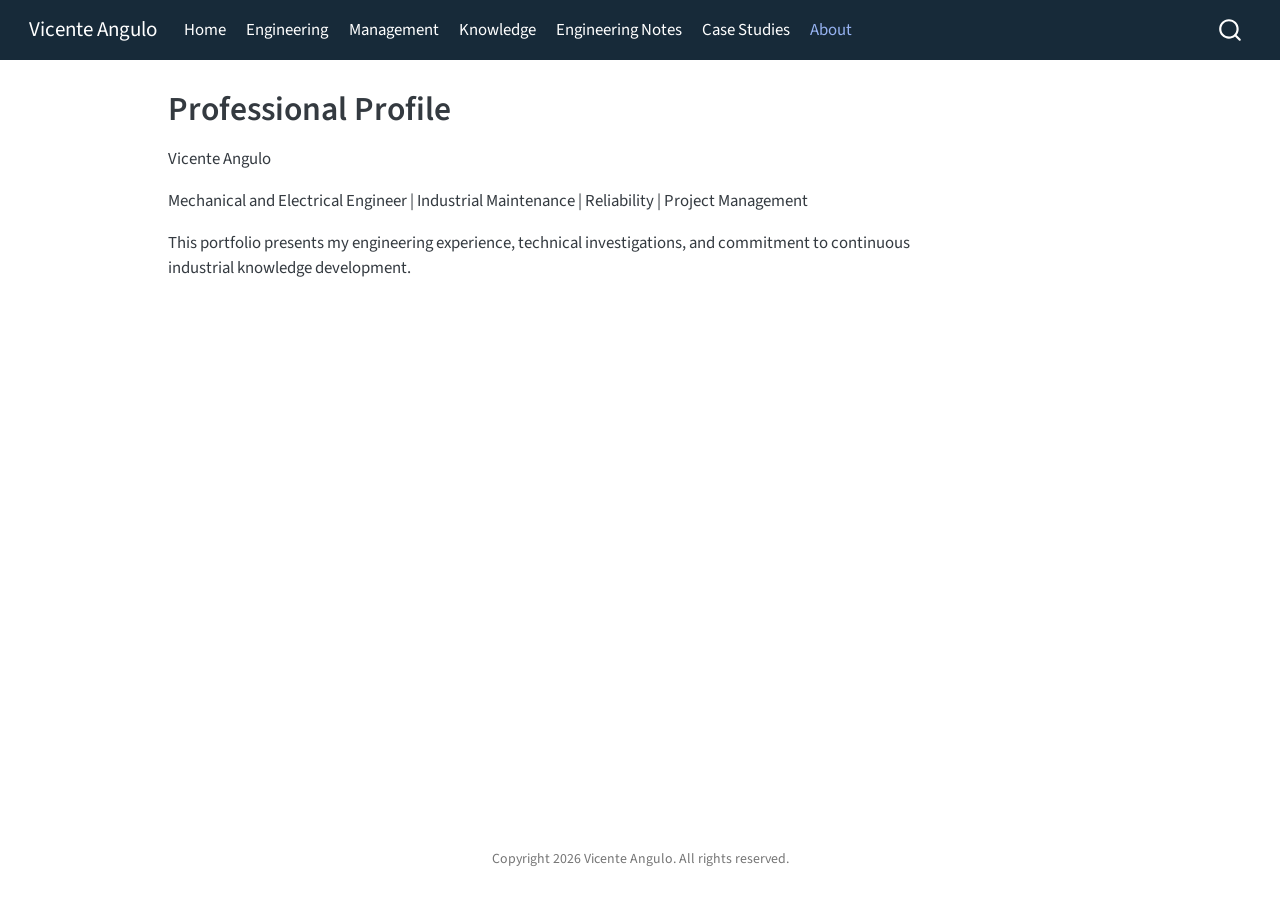
<file: docs/about.html>
<!DOCTYPE html>
<html xmlns="http://www.w3.org/1999/xhtml" lang="en" xml:lang="en"><head>

<meta charset="utf-8">
<meta name="generator" content="quarto-1.10.19">

<meta name="viewport" content="width=device-width, initial-scale=1.0, user-scalable=yes">


<title>Professional Profile – Vicente Angulo</title>
<style>
/* Default styles provided by pandoc.
** See https://pandoc.org/MANUAL.html#variables-for-html for config info.
*/
span.smallcaps{font-variant: small-caps;}
div.columns{display: flex; gap: 1.5em;}
div.column{flex: auto;}
@media screen {
div.columns{gap: min(4vw, 1.5em);}
div.column{overflow-x: auto;}
}
div.hanging-indent{margin-left: 1.5em; text-indent: -1.5em;}
ul.task-list{list-style: none;}
ul.task-list li input[type="checkbox"] {
  width: 0.8em;
  margin: 0 0.8em 0.2em -1em; /* quarto-specific, see https://github.com/quarto-dev/quarto-cli/issues/4556 */ 
  vertical-align: middle;
}
</style>


<script src="site_libs/quarto-nav/quarto-nav.js"></script>
<script src="site_libs/quarto-nav/headroom.min.js"></script>
<script src="site_libs/clipboard/clipboard.min.js"></script>
<script src="site_libs/quarto-search/autocomplete.umd.js"></script>
<script src="site_libs/quarto-search/fuse.min.js"></script>
<script src="site_libs/quarto-search/quarto-search.js"></script>
<meta name="quarto:offset" content="./">
<script src="site_libs/quarto-html/quarto.js" type="module"></script>
<script src="site_libs/quarto-html/tabsets/tabsets.js" type="module"></script>
<script src="site_libs/quarto-html/popper.min.js"></script>
<script src="site_libs/quarto-html/tippy.umd.min.js"></script>
<script src="site_libs/quarto-html/anchor.min.js"></script>
<link href="site_libs/quarto-html/tippy.css" rel="stylesheet">
<link href="site_libs/quarto-html/quarto-syntax-highlighting-bf27225e3a48a9273f3daa8f8e829971.css" rel="stylesheet" id="quarto-text-highlighting-styles">
<script src="site_libs/bootstrap/bootstrap.min.js"></script>
<link href="site_libs/bootstrap/bootstrap-icons.css" rel="stylesheet">
<link href="site_libs/bootstrap/bootstrap-1b884d644ec57829e53478957b82742a.min.css" rel="stylesheet" append-hash="true" id="quarto-bootstrap" data-mode="light">
<script id="quarto-search-options" type="application/json">{
  "location": "navbar",
  "copy-button": false,
  "collapse-after": 3,
  "panel-placement": "end",
  "type": "overlay",
  "limit": 50,
  "keyboard-shortcut": [
    "f",
    "/",
    "s"
  ],
  "show-item-context": false,
  "language": {
    "search-no-results-text": "No results",
    "search-matching-documents-text": "matching documents",
    "search-copy-link-title": "Copy link to search",
    "search-hide-matches-text": "Hide additional matches",
    "search-more-match-text": "more match in this document",
    "search-more-matches-text": "more matches in this document",
    "search-clear-button-title": "Clear",
    "search-text-placeholder": "",
    "search-detached-cancel-button-title": "Cancel",
    "search-submit-button-title": "Submit",
    "search-label": "Search"
  }
}</script>


</head>

<body class="nav-fixed quarto-light">

<div id="quarto-search-results"></div>
  <header id="quarto-header" class="headroom fixed-top">
    <nav class="navbar navbar-expand-lg " data-bs-theme="dark">
      <div class="navbar-container container-fluid">
      <div class="navbar-brand-container mx-auto">
    <a class="navbar-brand" href="./index.html">
    <span class="navbar-title">Vicente Angulo</span>
    </a>
  </div>
            <div id="quarto-search" class="" title="Search"></div>
          <button class="navbar-toggler" type="button" data-bs-toggle="collapse" data-bs-target="#navbarCollapse" aria-controls="navbarCollapse" role="menu" aria-expanded="false" aria-label="Toggle navigation" onclick="if (window.quartoToggleHeadroom) { window.quartoToggleHeadroom(); }">
  <span class="navbar-toggler-icon"></span>
</button>
          <div class="collapse navbar-collapse" id="navbarCollapse">
            <ul class="navbar-nav navbar-nav-scroll me-auto">
  <li class="nav-item">
    <a class="nav-link" href="./index.html"> 
<span class="menu-text">Home</span></a>
  </li>  
  <li class="nav-item">
    <a class="nav-link" href="./engineering.html"> 
<span class="menu-text">Engineering</span></a>
  </li>  
  <li class="nav-item">
    <a class="nav-link" href="./management.html"> 
<span class="menu-text">Management</span></a>
  </li>  
  <li class="nav-item">
    <a class="nav-link" href="./knowledge.html"> 
<span class="menu-text">Knowledge</span></a>
  </li>  
  <li class="nav-item">
    <a class="nav-link" href="./notes.html"> 
<span class="menu-text">Engineering Notes</span></a>
  </li>  
  <li class="nav-item">
    <a class="nav-link" href="./cases.html"> 
<span class="menu-text">Case Studies</span></a>
  </li>  
  <li class="nav-item">
    <a class="nav-link active" href="./about.html" aria-current="page"> 
<span class="menu-text">About</span></a>
  </li>  
</ul>
          </div> <!-- /navcollapse -->
            <div class="quarto-navbar-tools">
</div>
      </div> <!-- /container-fluid -->
    </nav>
</header>
<!-- content -->
<div id="quarto-content" class="quarto-container page-columns page-rows-contents page-layout-article page-navbar">
<!-- sidebar -->
<!-- margin-sidebar -->
    <div id="quarto-margin-sidebar" class="sidebar margin-sidebar zindex-bottom">
        
    </div>
<!-- main -->
<main class="content" id="quarto-document-content">

<header id="title-block-header" class="quarto-title-block default">
<div class="quarto-title">
<h1 class="title">Professional Profile</h1>
</div>



<div class="quarto-title-meta">

    
  
    
  </div>
  


</header>


<p>Vicente Angulo</p>
<p>Mechanical and Electrical Engineer | Industrial Maintenance | Reliability | Project Management</p>
<p>This portfolio presents my engineering experience, technical investigations, and commitment to continuous industrial knowledge development.</p>



</main> <!-- /main -->
<script id="quarto-html-after-body" type="application/javascript">
  window.document.addEventListener("DOMContentLoaded", function (event) {
    const icon = "";
    const anchorJS = new window.AnchorJS();
    anchorJS.options = {
      placement: 'right',
      icon: icon
    };
    anchorJS.add('.anchored');
    const isCodeAnnotation = (el) => {
      for (const clz of el.classList) {
        if (clz.startsWith('code-annotation-')) {                     
          return true;
        }
      }
      return false;
    }
    const onCopySuccess = function(e) {
      // button target
      const button = e.trigger;
      // don't keep focus
      button.blur();
      // flash "checked"
      button.classList.add('code-copy-button-checked');
      var currentTitle = button.getAttribute("title");
      button.setAttribute("title", "Copied!");
      let tooltip;
      if (window.bootstrap) {
        button.setAttribute("data-bs-toggle", "tooltip");
        button.setAttribute("data-bs-placement", "left");
        button.setAttribute("data-bs-title", "Copied!");
        tooltip = new bootstrap.Tooltip(button, 
          { trigger: "manual", 
            customClass: "code-copy-button-tooltip",
            offset: [0, -8]});
        tooltip.show();    
      }
      setTimeout(function() {
        if (tooltip) {
          tooltip.hide();
          button.removeAttribute("data-bs-title");
          button.removeAttribute("data-bs-toggle");
          button.removeAttribute("data-bs-placement");
        }
        button.setAttribute("title", currentTitle);
        button.classList.remove('code-copy-button-checked');
      }, 1000);
      // clear code selection
      e.clearSelection();
    }
    const getTextToCopy = function(trigger) {
      const outerScaffold = trigger.parentElement.cloneNode(true);
      const codeEl = outerScaffold.querySelector('code');
      for (const childEl of codeEl.children) {
        if (isCodeAnnotation(childEl)) {
          childEl.remove();
        }
      }
      return codeEl.innerText;
    }
    const clipboard = new window.ClipboardJS('.code-copy-button:not([data-in-quarto-modal])', {
      text: getTextToCopy
    });
    clipboard.on('success', onCopySuccess);
    if (window.document.getElementById('quarto-embedded-source-code-modal')) {
      const clipboardModal = new window.ClipboardJS('.code-copy-button[data-in-quarto-modal]', {
        text: getTextToCopy,
        container: window.document.getElementById('quarto-embedded-source-code-modal')
      });
      clipboardModal.on('success', onCopySuccess);
    }
      var localhostRegex = new RegExp(/^(?:http|https):\/\/localhost\:?[0-9]*\//);
      var mailtoRegex = new RegExp(/^mailto:/);
        var filterRegex = new RegExp('/' + window.location.host + '/');
      var isInternal = (href) => {
          return filterRegex.test(href) || localhostRegex.test(href) || mailtoRegex.test(href);
      }
      // Inspect non-navigation links and adorn them if external
     var links = window.document.querySelectorAll('a[href]:not(.nav-link):not(.navbar-brand):not(.toc-action):not(.sidebar-link):not(.sidebar-item-toggle):not(.pagination-link):not(.no-external):not([aria-hidden]):not(.dropdown-item):not(.quarto-navigation-tool):not(.about-link)');
      for (var i=0; i<links.length; i++) {
        const link = links[i];
        if (!isInternal(link.href)) {
          // undo the damage that might have been done by quarto-nav.js in the case of
          // links that we want to consider external
          if (link.dataset.originalHref !== undefined) {
            link.href = link.dataset.originalHref;
          }
        }
      }
    function tippyHover(el, contentFn, onTriggerFn, onUntriggerFn) {
      const config = {
        allowHTML: true,
        maxWidth: 500,
        delay: 100,
        arrow: false,
        appendTo: function(el) {
            return el.parentElement;
        },
        interactive: true,
        interactiveBorder: 10,
        theme: 'quarto',
        placement: 'bottom-start',
      };
      if (contentFn) {
        config.content = contentFn;
      }
      if (onTriggerFn) {
        config.onTrigger = onTriggerFn;
      }
      if (onUntriggerFn) {
        config.onUntrigger = onUntriggerFn;
      }
      window.tippy(el, config); 
    }
    const noterefs = window.document.querySelectorAll('a[role="doc-noteref"]');
    for (var i=0; i<noterefs.length; i++) {
      const ref = noterefs[i];
      tippyHover(ref, function() {
        // use id or data attribute instead here
        let href = ref.getAttribute('data-footnote-href') || ref.getAttribute('href');
        try { href = new URL(href).hash; } catch {}
        const id = href.replace(/^#\/?/, "");
        const note = window.document.getElementById(id);
        if (note) {
          return note.innerHTML;
        } else {
          return "";
        }
      });
    }
    const xrefs = window.document.querySelectorAll('a.quarto-xref');
    const processXRef = (id, note) => {
      // Strip column container classes
      const stripColumnClz = (el) => {
        el.classList.remove("page-full", "page-columns");
        if (el.children) {
          for (const child of el.children) {
            stripColumnClz(child);
          }
        }
      }
      stripColumnClz(note)
      if (id === null || id.startsWith('sec-')) {
        // Special case sections, only their first couple elements
        const container = document.createElement("div");
        if (note.children && note.children.length > 2) {
          container.appendChild(note.children[0].cloneNode(true));
          for (let i = 1; i < note.children.length; i++) {
            const child = note.children[i];
            if (child.tagName === "P" && child.innerText === "") {
              continue;
            } else {
              container.appendChild(child.cloneNode(true));
              break;
            }
          }
          if (window.Quarto?.typesetMath) {
            window.Quarto.typesetMath(container);
          }
          return container.innerHTML
        } else {
          if (window.Quarto?.typesetMath) {
            window.Quarto.typesetMath(note);
          }
          return note.innerHTML;
        }
      } else {
        // Remove any anchor links if they are present
        const anchorLink = note.querySelector('a.anchorjs-link');
        if (anchorLink) {
          anchorLink.remove();
        }
        if (window.Quarto?.typesetMath) {
          window.Quarto.typesetMath(note);
        }
        if (note.classList.contains("callout")) {
          return note.outerHTML;
        } else {
          return note.innerHTML;
        }
      }
    }
    for (var i=0; i<xrefs.length; i++) {
      const xref = xrefs[i];
      tippyHover(xref, undefined, function(instance) {
        instance.disable();
        let url = xref.getAttribute('href');
        let hash = undefined; 
        if (url.startsWith('#')) {
          hash = url;
        } else {
          try { hash = new URL(url).hash; } catch {}
        }
        if (hash) {
          const id = hash.replace(/^#\/?/, "");
          const note = window.document.getElementById(id);
          if (note !== null) {
            try {
              const html = processXRef(id, note.cloneNode(true));
              instance.setContent(html);
            } finally {
              instance.enable();
              instance.show();
            }
          } else {
            // See if we can fetch this
            fetch(url.split('#')[0])
            .then(res => res.text())
            .then(html => {
              const parser = new DOMParser();
              const htmlDoc = parser.parseFromString(html, "text/html");
              const note = htmlDoc.getElementById(id);
              if (note !== null) {
                const html = processXRef(id, note);
                instance.setContent(html);
              } 
            }).finally(() => {
              instance.enable();
              instance.show();
            });
          }
        } else {
          // See if we can fetch a full url (with no hash to target)
          // This is a special case and we should probably do some content thinning / targeting
          fetch(url)
          .then(res => res.text())
          .then(html => {
            const parser = new DOMParser();
            const htmlDoc = parser.parseFromString(html, "text/html");
            const note = htmlDoc.querySelector('main.content');
            if (note !== null) {
              // This should only happen for chapter cross references
              // (since there is no id in the URL)
              // remove the first header
              if (note.children.length > 0 && note.children[0].tagName === "HEADER") {
                note.children[0].remove();
              }
              const html = processXRef(null, note);
              instance.setContent(html);
            } 
          }).finally(() => {
            instance.enable();
            instance.show();
          });
        }
      }, function(instance) {
      });
    }
        let selectedAnnoteEl;
        const selectorForAnnotation = ( cell, annotation) => {
          let cellAttr = 'data-code-cell="' + cell + '"';
          let lineAttr = 'data-code-annotation="' +  annotation + '"';
          const selector = 'span[' + cellAttr + '][' + lineAttr + ']';
          return selector;
        }
        const selectCodeLines = (annoteEl) => {
          const doc = window.document;
          const targetCell = annoteEl.getAttribute("data-target-cell");
          const targetAnnotation = annoteEl.getAttribute("data-target-annotation");
          const annoteSpan = window.document.querySelector(selectorForAnnotation(targetCell, targetAnnotation));
          const lines = annoteSpan.getAttribute("data-code-lines").split(",");
          const lineIds = lines.map((line) => {
            return targetCell + "-" + line;
          })
          let top = null;
          let height = null;
          let parent = null;
          if (lineIds.length > 0) {
              //compute the position of the single el (top and bottom and make a div)
              const el = window.document.getElementById(lineIds[0]);
              top = el.offsetTop;
              height = el.offsetHeight;
              parent = el.parentElement.parentElement;
            if (lineIds.length > 1) {
              const lastEl = window.document.getElementById(lineIds[lineIds.length - 1]);
              const bottom = lastEl.offsetTop + lastEl.offsetHeight;
              height = bottom - top;
            }
            if (top !== null && height !== null && parent !== null) {
              // cook up a div (if necessary) and position it 
              let div = window.document.getElementById("code-annotation-line-highlight");
              if (div === null) {
                div = window.document.createElement("div");
                div.setAttribute("id", "code-annotation-line-highlight");
                div.style.position = 'absolute';
                parent.appendChild(div);
              }
              div.style.top = top - 2 + "px";
              div.style.height = height + 4 + "px";
              div.style.left = 0;
              let gutterDiv = window.document.getElementById("code-annotation-line-highlight-gutter");
              if (gutterDiv === null) {
                gutterDiv = window.document.createElement("div");
                gutterDiv.setAttribute("id", "code-annotation-line-highlight-gutter");
                gutterDiv.style.position = 'absolute';
                const codeCell = window.document.getElementById(targetCell);
                const gutter = codeCell.querySelector('.code-annotation-gutter');
                gutter.appendChild(gutterDiv);
              }
              gutterDiv.style.top = top - 2 + "px";
              gutterDiv.style.height = height + 4 + "px";
            }
            selectedAnnoteEl = annoteEl;
          }
        };
        const unselectCodeLines = () => {
          const elementsIds = ["code-annotation-line-highlight", "code-annotation-line-highlight-gutter"];
          elementsIds.forEach((elId) => {
            const div = window.document.getElementById(elId);
            if (div) {
              div.remove();
            }
          });
          selectedAnnoteEl = undefined;
        };
          // Handle positioning of the toggle
      window.addEventListener(
        "resize",
        throttle(() => {
          elRect = undefined;
          if (selectedAnnoteEl) {
            selectCodeLines(selectedAnnoteEl);
          }
        }, 10)
      );
      function throttle(fn, ms) {
      let throttle = false;
      let timer;
        return (...args) => {
          if(!throttle) { // first call gets through
              fn.apply(this, args);
              throttle = true;
          } else { // all the others get throttled
              if(timer) clearTimeout(timer); // cancel #2
              timer = setTimeout(() => {
                fn.apply(this, args);
                timer = throttle = false;
              }, ms);
          }
        };
      }
        // Attach click handler to the DT
        const annoteDls = window.document.querySelectorAll('dt[data-target-cell]');
        for (const annoteDlNode of annoteDls) {
          annoteDlNode.addEventListener('click', (event) => {
            const clickedEl = event.target;
            if (clickedEl !== selectedAnnoteEl) {
              unselectCodeLines();
              const activeEl = window.document.querySelector('dt[data-target-cell].code-annotation-active');
              if (activeEl) {
                activeEl.classList.remove('code-annotation-active');
              }
              selectCodeLines(clickedEl);
              clickedEl.classList.add('code-annotation-active');
            } else {
              // Unselect the line
              unselectCodeLines();
              clickedEl.classList.remove('code-annotation-active');
            }
          });
        }
    const findCites = (el) => {
      const parentEl = el.parentElement;
      if (parentEl) {
        const cites = parentEl.dataset.cites;
        if (cites) {
          return {
            el,
            cites: cites.split(' ')
          };
        } else {
          return findCites(el.parentElement)
        }
      } else {
        return undefined;
      }
    };
    var bibliorefs = window.document.querySelectorAll('a[role="doc-biblioref"]');
    for (var i=0; i<bibliorefs.length; i++) {
      const ref = bibliorefs[i];
      const citeInfo = findCites(ref);
      if (citeInfo) {
        tippyHover(citeInfo.el, function() {
          var popup = window.document.createElement('div');
          citeInfo.cites.forEach(function(cite) {
            var citeDiv = window.document.createElement('div');
            citeDiv.classList.add('hanging-indent');
            citeDiv.classList.add('csl-entry');
            var biblioDiv = window.document.getElementById('ref-' + cite);
            if (biblioDiv) {
              citeDiv.innerHTML = biblioDiv.innerHTML;
            }
            popup.appendChild(citeDiv);
          });
          return popup.innerHTML;
        });
      }
    }
  });
  </script>
</div> <!-- /content -->
<footer class="footer">
  <div class="nav-footer">
    <div class="nav-footer-left">
      &nbsp;
    </div>   
    <div class="nav-footer-center">
<p>Copyright 2026 Vicente Angulo. All rights reserved.</p>
</div>
    <div class="nav-footer-right">
      &nbsp;
    </div>
  </div>
</footer>




</body></html>
</file>
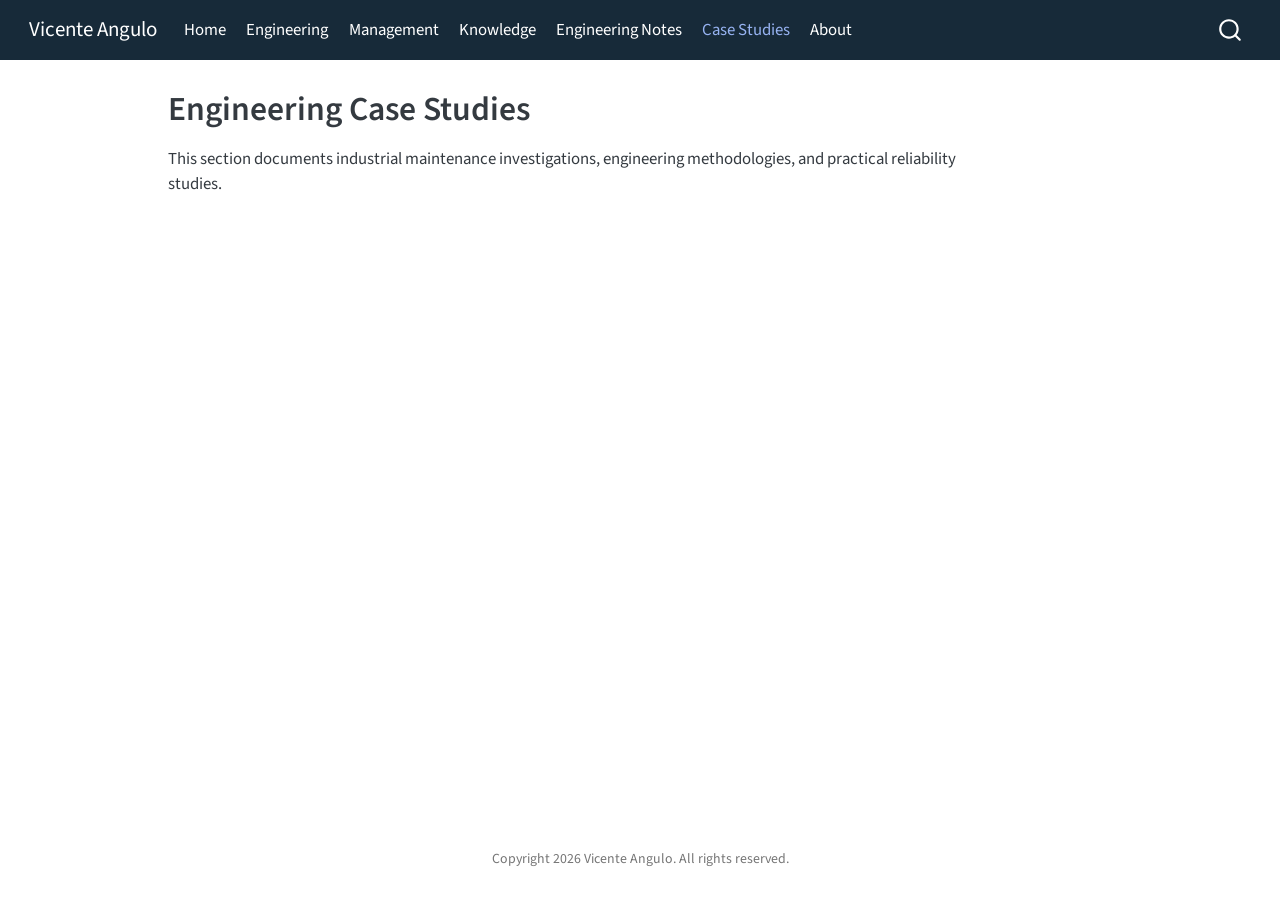
<file: docs/cases.html>
<!DOCTYPE html>
<html xmlns="http://www.w3.org/1999/xhtml" lang="en" xml:lang="en"><head>

<meta charset="utf-8">
<meta name="generator" content="quarto-1.10.19">

<meta name="viewport" content="width=device-width, initial-scale=1.0, user-scalable=yes">


<title>Engineering Case Studies – Vicente Angulo</title>
<style>
/* Default styles provided by pandoc.
** See https://pandoc.org/MANUAL.html#variables-for-html for config info.
*/
span.smallcaps{font-variant: small-caps;}
div.columns{display: flex; gap: 1.5em;}
div.column{flex: auto;}
@media screen {
div.columns{gap: min(4vw, 1.5em);}
div.column{overflow-x: auto;}
}
div.hanging-indent{margin-left: 1.5em; text-indent: -1.5em;}
ul.task-list{list-style: none;}
ul.task-list li input[type="checkbox"] {
  width: 0.8em;
  margin: 0 0.8em 0.2em -1em; /* quarto-specific, see https://github.com/quarto-dev/quarto-cli/issues/4556 */ 
  vertical-align: middle;
}
</style>


<script src="site_libs/quarto-nav/quarto-nav.js"></script>
<script src="site_libs/quarto-nav/headroom.min.js"></script>
<script src="site_libs/clipboard/clipboard.min.js"></script>
<script src="site_libs/quarto-search/autocomplete.umd.js"></script>
<script src="site_libs/quarto-search/fuse.min.js"></script>
<script src="site_libs/quarto-search/quarto-search.js"></script>
<meta name="quarto:offset" content="./">
<script src="site_libs/quarto-html/quarto.js" type="module"></script>
<script src="site_libs/quarto-html/tabsets/tabsets.js" type="module"></script>
<script src="site_libs/quarto-html/popper.min.js"></script>
<script src="site_libs/quarto-html/tippy.umd.min.js"></script>
<script src="site_libs/quarto-html/anchor.min.js"></script>
<link href="site_libs/quarto-html/tippy.css" rel="stylesheet">
<link href="site_libs/quarto-html/quarto-syntax-highlighting-bf27225e3a48a9273f3daa8f8e829971.css" rel="stylesheet" id="quarto-text-highlighting-styles">
<script src="site_libs/bootstrap/bootstrap.min.js"></script>
<link href="site_libs/bootstrap/bootstrap-icons.css" rel="stylesheet">
<link href="site_libs/bootstrap/bootstrap-1b884d644ec57829e53478957b82742a.min.css" rel="stylesheet" append-hash="true" id="quarto-bootstrap" data-mode="light">
<script id="quarto-search-options" type="application/json">{
  "location": "navbar",
  "copy-button": false,
  "collapse-after": 3,
  "panel-placement": "end",
  "type": "overlay",
  "limit": 50,
  "keyboard-shortcut": [
    "f",
    "/",
    "s"
  ],
  "show-item-context": false,
  "language": {
    "search-no-results-text": "No results",
    "search-matching-documents-text": "matching documents",
    "search-copy-link-title": "Copy link to search",
    "search-hide-matches-text": "Hide additional matches",
    "search-more-match-text": "more match in this document",
    "search-more-matches-text": "more matches in this document",
    "search-clear-button-title": "Clear",
    "search-text-placeholder": "",
    "search-detached-cancel-button-title": "Cancel",
    "search-submit-button-title": "Submit",
    "search-label": "Search"
  }
}</script>


</head>

<body class="nav-fixed quarto-light">

<div id="quarto-search-results"></div>
  <header id="quarto-header" class="headroom fixed-top">
    <nav class="navbar navbar-expand-lg " data-bs-theme="dark">
      <div class="navbar-container container-fluid">
      <div class="navbar-brand-container mx-auto">
    <a class="navbar-brand" href="./index.html">
    <span class="navbar-title">Vicente Angulo</span>
    </a>
  </div>
            <div id="quarto-search" class="" title="Search"></div>
          <button class="navbar-toggler" type="button" data-bs-toggle="collapse" data-bs-target="#navbarCollapse" aria-controls="navbarCollapse" role="menu" aria-expanded="false" aria-label="Toggle navigation" onclick="if (window.quartoToggleHeadroom) { window.quartoToggleHeadroom(); }">
  <span class="navbar-toggler-icon"></span>
</button>
          <div class="collapse navbar-collapse" id="navbarCollapse">
            <ul class="navbar-nav navbar-nav-scroll me-auto">
  <li class="nav-item">
    <a class="nav-link" href="./index.html"> 
<span class="menu-text">Home</span></a>
  </li>  
  <li class="nav-item">
    <a class="nav-link" href="./engineering.html"> 
<span class="menu-text">Engineering</span></a>
  </li>  
  <li class="nav-item">
    <a class="nav-link" href="./management.html"> 
<span class="menu-text">Management</span></a>
  </li>  
  <li class="nav-item">
    <a class="nav-link" href="./knowledge.html"> 
<span class="menu-text">Knowledge</span></a>
  </li>  
  <li class="nav-item">
    <a class="nav-link" href="./notes.html"> 
<span class="menu-text">Engineering Notes</span></a>
  </li>  
  <li class="nav-item">
    <a class="nav-link active" href="./cases.html" aria-current="page"> 
<span class="menu-text">Case Studies</span></a>
  </li>  
  <li class="nav-item">
    <a class="nav-link" href="./about.html"> 
<span class="menu-text">About</span></a>
  </li>  
</ul>
          </div> <!-- /navcollapse -->
            <div class="quarto-navbar-tools">
</div>
      </div> <!-- /container-fluid -->
    </nav>
</header>
<!-- content -->
<div id="quarto-content" class="quarto-container page-columns page-rows-contents page-layout-article page-navbar">
<!-- sidebar -->
<!-- margin-sidebar -->
    <div id="quarto-margin-sidebar" class="sidebar margin-sidebar zindex-bottom">
        
    </div>
<!-- main -->
<main class="content" id="quarto-document-content">

<header id="title-block-header" class="quarto-title-block default">
<div class="quarto-title">
<h1 class="title">Engineering Case Studies</h1>
</div>



<div class="quarto-title-meta">

    
  
    
  </div>
  


</header>


<p>This section documents industrial maintenance investigations, engineering methodologies, and practical reliability studies.</p>



</main> <!-- /main -->
<script id="quarto-html-after-body" type="application/javascript">
  window.document.addEventListener("DOMContentLoaded", function (event) {
    const icon = "";
    const anchorJS = new window.AnchorJS();
    anchorJS.options = {
      placement: 'right',
      icon: icon
    };
    anchorJS.add('.anchored');
    const isCodeAnnotation = (el) => {
      for (const clz of el.classList) {
        if (clz.startsWith('code-annotation-')) {                     
          return true;
        }
      }
      return false;
    }
    const onCopySuccess = function(e) {
      // button target
      const button = e.trigger;
      // don't keep focus
      button.blur();
      // flash "checked"
      button.classList.add('code-copy-button-checked');
      var currentTitle = button.getAttribute("title");
      button.setAttribute("title", "Copied!");
      let tooltip;
      if (window.bootstrap) {
        button.setAttribute("data-bs-toggle", "tooltip");
        button.setAttribute("data-bs-placement", "left");
        button.setAttribute("data-bs-title", "Copied!");
        tooltip = new bootstrap.Tooltip(button, 
          { trigger: "manual", 
            customClass: "code-copy-button-tooltip",
            offset: [0, -8]});
        tooltip.show();    
      }
      setTimeout(function() {
        if (tooltip) {
          tooltip.hide();
          button.removeAttribute("data-bs-title");
          button.removeAttribute("data-bs-toggle");
          button.removeAttribute("data-bs-placement");
        }
        button.setAttribute("title", currentTitle);
        button.classList.remove('code-copy-button-checked');
      }, 1000);
      // clear code selection
      e.clearSelection();
    }
    const getTextToCopy = function(trigger) {
      const outerScaffold = trigger.parentElement.cloneNode(true);
      const codeEl = outerScaffold.querySelector('code');
      for (const childEl of codeEl.children) {
        if (isCodeAnnotation(childEl)) {
          childEl.remove();
        }
      }
      return codeEl.innerText;
    }
    const clipboard = new window.ClipboardJS('.code-copy-button:not([data-in-quarto-modal])', {
      text: getTextToCopy
    });
    clipboard.on('success', onCopySuccess);
    if (window.document.getElementById('quarto-embedded-source-code-modal')) {
      const clipboardModal = new window.ClipboardJS('.code-copy-button[data-in-quarto-modal]', {
        text: getTextToCopy,
        container: window.document.getElementById('quarto-embedded-source-code-modal')
      });
      clipboardModal.on('success', onCopySuccess);
    }
      var localhostRegex = new RegExp(/^(?:http|https):\/\/localhost\:?[0-9]*\//);
      var mailtoRegex = new RegExp(/^mailto:/);
        var filterRegex = new RegExp('/' + window.location.host + '/');
      var isInternal = (href) => {
          return filterRegex.test(href) || localhostRegex.test(href) || mailtoRegex.test(href);
      }
      // Inspect non-navigation links and adorn them if external
     var links = window.document.querySelectorAll('a[href]:not(.nav-link):not(.navbar-brand):not(.toc-action):not(.sidebar-link):not(.sidebar-item-toggle):not(.pagination-link):not(.no-external):not([aria-hidden]):not(.dropdown-item):not(.quarto-navigation-tool):not(.about-link)');
      for (var i=0; i<links.length; i++) {
        const link = links[i];
        if (!isInternal(link.href)) {
          // undo the damage that might have been done by quarto-nav.js in the case of
          // links that we want to consider external
          if (link.dataset.originalHref !== undefined) {
            link.href = link.dataset.originalHref;
          }
        }
      }
    function tippyHover(el, contentFn, onTriggerFn, onUntriggerFn) {
      const config = {
        allowHTML: true,
        maxWidth: 500,
        delay: 100,
        arrow: false,
        appendTo: function(el) {
            return el.parentElement;
        },
        interactive: true,
        interactiveBorder: 10,
        theme: 'quarto',
        placement: 'bottom-start',
      };
      if (contentFn) {
        config.content = contentFn;
      }
      if (onTriggerFn) {
        config.onTrigger = onTriggerFn;
      }
      if (onUntriggerFn) {
        config.onUntrigger = onUntriggerFn;
      }
      window.tippy(el, config); 
    }
    const noterefs = window.document.querySelectorAll('a[role="doc-noteref"]');
    for (var i=0; i<noterefs.length; i++) {
      const ref = noterefs[i];
      tippyHover(ref, function() {
        // use id or data attribute instead here
        let href = ref.getAttribute('data-footnote-href') || ref.getAttribute('href');
        try { href = new URL(href).hash; } catch {}
        const id = href.replace(/^#\/?/, "");
        const note = window.document.getElementById(id);
        if (note) {
          return note.innerHTML;
        } else {
          return "";
        }
      });
    }
    const xrefs = window.document.querySelectorAll('a.quarto-xref');
    const processXRef = (id, note) => {
      // Strip column container classes
      const stripColumnClz = (el) => {
        el.classList.remove("page-full", "page-columns");
        if (el.children) {
          for (const child of el.children) {
            stripColumnClz(child);
          }
        }
      }
      stripColumnClz(note)
      if (id === null || id.startsWith('sec-')) {
        // Special case sections, only their first couple elements
        const container = document.createElement("div");
        if (note.children && note.children.length > 2) {
          container.appendChild(note.children[0].cloneNode(true));
          for (let i = 1; i < note.children.length; i++) {
            const child = note.children[i];
            if (child.tagName === "P" && child.innerText === "") {
              continue;
            } else {
              container.appendChild(child.cloneNode(true));
              break;
            }
          }
          if (window.Quarto?.typesetMath) {
            window.Quarto.typesetMath(container);
          }
          return container.innerHTML
        } else {
          if (window.Quarto?.typesetMath) {
            window.Quarto.typesetMath(note);
          }
          return note.innerHTML;
        }
      } else {
        // Remove any anchor links if they are present
        const anchorLink = note.querySelector('a.anchorjs-link');
        if (anchorLink) {
          anchorLink.remove();
        }
        if (window.Quarto?.typesetMath) {
          window.Quarto.typesetMath(note);
        }
        if (note.classList.contains("callout")) {
          return note.outerHTML;
        } else {
          return note.innerHTML;
        }
      }
    }
    for (var i=0; i<xrefs.length; i++) {
      const xref = xrefs[i];
      tippyHover(xref, undefined, function(instance) {
        instance.disable();
        let url = xref.getAttribute('href');
        let hash = undefined; 
        if (url.startsWith('#')) {
          hash = url;
        } else {
          try { hash = new URL(url).hash; } catch {}
        }
        if (hash) {
          const id = hash.replace(/^#\/?/, "");
          const note = window.document.getElementById(id);
          if (note !== null) {
            try {
              const html = processXRef(id, note.cloneNode(true));
              instance.setContent(html);
            } finally {
              instance.enable();
              instance.show();
            }
          } else {
            // See if we can fetch this
            fetch(url.split('#')[0])
            .then(res => res.text())
            .then(html => {
              const parser = new DOMParser();
              const htmlDoc = parser.parseFromString(html, "text/html");
              const note = htmlDoc.getElementById(id);
              if (note !== null) {
                const html = processXRef(id, note);
                instance.setContent(html);
              } 
            }).finally(() => {
              instance.enable();
              instance.show();
            });
          }
        } else {
          // See if we can fetch a full url (with no hash to target)
          // This is a special case and we should probably do some content thinning / targeting
          fetch(url)
          .then(res => res.text())
          .then(html => {
            const parser = new DOMParser();
            const htmlDoc = parser.parseFromString(html, "text/html");
            const note = htmlDoc.querySelector('main.content');
            if (note !== null) {
              // This should only happen for chapter cross references
              // (since there is no id in the URL)
              // remove the first header
              if (note.children.length > 0 && note.children[0].tagName === "HEADER") {
                note.children[0].remove();
              }
              const html = processXRef(null, note);
              instance.setContent(html);
            } 
          }).finally(() => {
            instance.enable();
            instance.show();
          });
        }
      }, function(instance) {
      });
    }
        let selectedAnnoteEl;
        const selectorForAnnotation = ( cell, annotation) => {
          let cellAttr = 'data-code-cell="' + cell + '"';
          let lineAttr = 'data-code-annotation="' +  annotation + '"';
          const selector = 'span[' + cellAttr + '][' + lineAttr + ']';
          return selector;
        }
        const selectCodeLines = (annoteEl) => {
          const doc = window.document;
          const targetCell = annoteEl.getAttribute("data-target-cell");
          const targetAnnotation = annoteEl.getAttribute("data-target-annotation");
          const annoteSpan = window.document.querySelector(selectorForAnnotation(targetCell, targetAnnotation));
          const lines = annoteSpan.getAttribute("data-code-lines").split(",");
          const lineIds = lines.map((line) => {
            return targetCell + "-" + line;
          })
          let top = null;
          let height = null;
          let parent = null;
          if (lineIds.length > 0) {
              //compute the position of the single el (top and bottom and make a div)
              const el = window.document.getElementById(lineIds[0]);
              top = el.offsetTop;
              height = el.offsetHeight;
              parent = el.parentElement.parentElement;
            if (lineIds.length > 1) {
              const lastEl = window.document.getElementById(lineIds[lineIds.length - 1]);
              const bottom = lastEl.offsetTop + lastEl.offsetHeight;
              height = bottom - top;
            }
            if (top !== null && height !== null && parent !== null) {
              // cook up a div (if necessary) and position it 
              let div = window.document.getElementById("code-annotation-line-highlight");
              if (div === null) {
                div = window.document.createElement("div");
                div.setAttribute("id", "code-annotation-line-highlight");
                div.style.position = 'absolute';
                parent.appendChild(div);
              }
              div.style.top = top - 2 + "px";
              div.style.height = height + 4 + "px";
              div.style.left = 0;
              let gutterDiv = window.document.getElementById("code-annotation-line-highlight-gutter");
              if (gutterDiv === null) {
                gutterDiv = window.document.createElement("div");
                gutterDiv.setAttribute("id", "code-annotation-line-highlight-gutter");
                gutterDiv.style.position = 'absolute';
                const codeCell = window.document.getElementById(targetCell);
                const gutter = codeCell.querySelector('.code-annotation-gutter');
                gutter.appendChild(gutterDiv);
              }
              gutterDiv.style.top = top - 2 + "px";
              gutterDiv.style.height = height + 4 + "px";
            }
            selectedAnnoteEl = annoteEl;
          }
        };
        const unselectCodeLines = () => {
          const elementsIds = ["code-annotation-line-highlight", "code-annotation-line-highlight-gutter"];
          elementsIds.forEach((elId) => {
            const div = window.document.getElementById(elId);
            if (div) {
              div.remove();
            }
          });
          selectedAnnoteEl = undefined;
        };
          // Handle positioning of the toggle
      window.addEventListener(
        "resize",
        throttle(() => {
          elRect = undefined;
          if (selectedAnnoteEl) {
            selectCodeLines(selectedAnnoteEl);
          }
        }, 10)
      );
      function throttle(fn, ms) {
      let throttle = false;
      let timer;
        return (...args) => {
          if(!throttle) { // first call gets through
              fn.apply(this, args);
              throttle = true;
          } else { // all the others get throttled
              if(timer) clearTimeout(timer); // cancel #2
              timer = setTimeout(() => {
                fn.apply(this, args);
                timer = throttle = false;
              }, ms);
          }
        };
      }
        // Attach click handler to the DT
        const annoteDls = window.document.querySelectorAll('dt[data-target-cell]');
        for (const annoteDlNode of annoteDls) {
          annoteDlNode.addEventListener('click', (event) => {
            const clickedEl = event.target;
            if (clickedEl !== selectedAnnoteEl) {
              unselectCodeLines();
              const activeEl = window.document.querySelector('dt[data-target-cell].code-annotation-active');
              if (activeEl) {
                activeEl.classList.remove('code-annotation-active');
              }
              selectCodeLines(clickedEl);
              clickedEl.classList.add('code-annotation-active');
            } else {
              // Unselect the line
              unselectCodeLines();
              clickedEl.classList.remove('code-annotation-active');
            }
          });
        }
    const findCites = (el) => {
      const parentEl = el.parentElement;
      if (parentEl) {
        const cites = parentEl.dataset.cites;
        if (cites) {
          return {
            el,
            cites: cites.split(' ')
          };
        } else {
          return findCites(el.parentElement)
        }
      } else {
        return undefined;
      }
    };
    var bibliorefs = window.document.querySelectorAll('a[role="doc-biblioref"]');
    for (var i=0; i<bibliorefs.length; i++) {
      const ref = bibliorefs[i];
      const citeInfo = findCites(ref);
      if (citeInfo) {
        tippyHover(citeInfo.el, function() {
          var popup = window.document.createElement('div');
          citeInfo.cites.forEach(function(cite) {
            var citeDiv = window.document.createElement('div');
            citeDiv.classList.add('hanging-indent');
            citeDiv.classList.add('csl-entry');
            var biblioDiv = window.document.getElementById('ref-' + cite);
            if (biblioDiv) {
              citeDiv.innerHTML = biblioDiv.innerHTML;
            }
            popup.appendChild(citeDiv);
          });
          return popup.innerHTML;
        });
      }
    }
  });
  </script>
</div> <!-- /content -->
<footer class="footer">
  <div class="nav-footer">
    <div class="nav-footer-left">
      &nbsp;
    </div>   
    <div class="nav-footer-center">
<p>Copyright 2026 Vicente Angulo. All rights reserved.</p>
</div>
    <div class="nav-footer-right">
      &nbsp;
    </div>
  </div>
</footer>




</body></html>
</file>
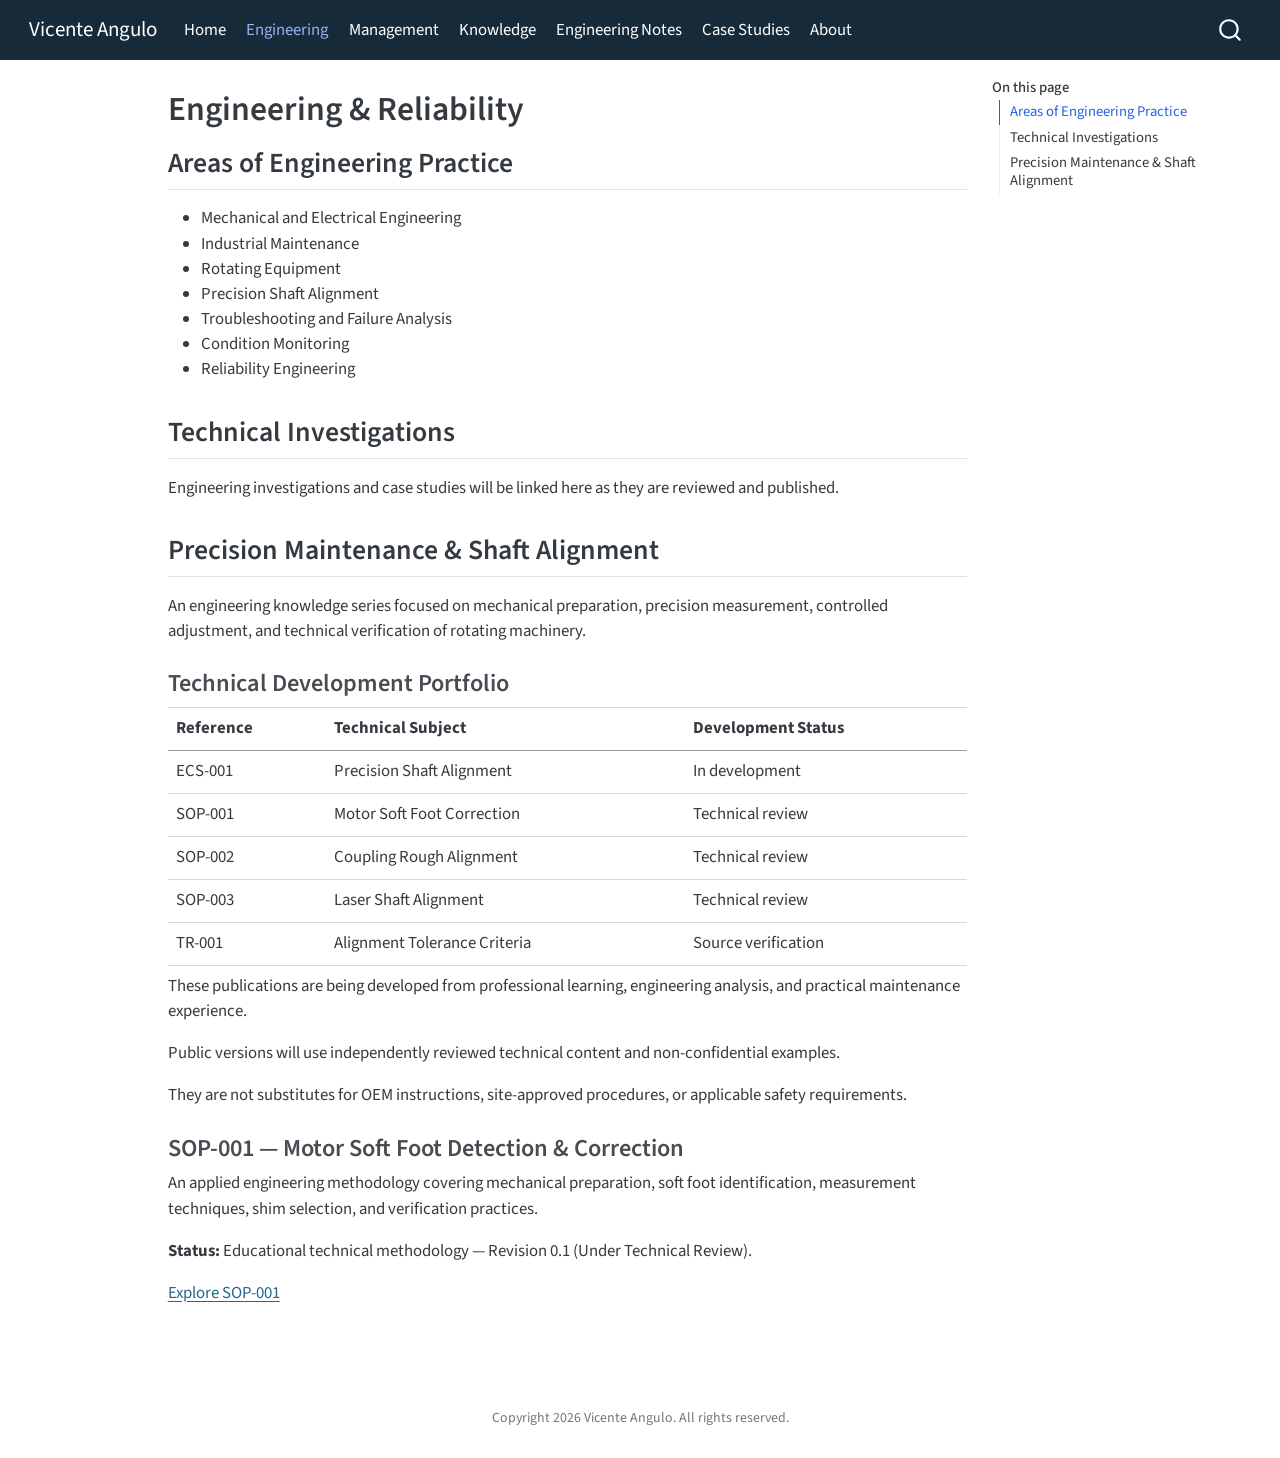
<file: docs/engineering.html>
<!DOCTYPE html>
<html xmlns="http://www.w3.org/1999/xhtml" lang="en" xml:lang="en"><head>

<meta charset="utf-8">
<meta name="generator" content="quarto-1.10.19">

<meta name="viewport" content="width=device-width, initial-scale=1.0, user-scalable=yes">


<title>Engineering &amp; Reliability – Vicente Angulo</title>
<style>
/* Default styles provided by pandoc.
** See https://pandoc.org/MANUAL.html#variables-for-html for config info.
*/
span.smallcaps{font-variant: small-caps;}
div.columns{display: flex; gap: 1.5em;}
div.column{flex: auto;}
@media screen {
div.columns{gap: min(4vw, 1.5em);}
div.column{overflow-x: auto;}
}
div.hanging-indent{margin-left: 1.5em; text-indent: -1.5em;}
ul.task-list{list-style: none;}
ul.task-list li input[type="checkbox"] {
  width: 0.8em;
  margin: 0 0.8em 0.2em -1em; /* quarto-specific, see https://github.com/quarto-dev/quarto-cli/issues/4556 */ 
  vertical-align: middle;
}
</style>


<script src="site_libs/quarto-nav/quarto-nav.js"></script>
<script src="site_libs/quarto-nav/headroom.min.js"></script>
<script src="site_libs/clipboard/clipboard.min.js"></script>
<script src="site_libs/quarto-search/autocomplete.umd.js"></script>
<script src="site_libs/quarto-search/fuse.min.js"></script>
<script src="site_libs/quarto-search/quarto-search.js"></script>
<meta name="quarto:offset" content="./">
<script src="site_libs/quarto-html/quarto.js" type="module"></script>
<script src="site_libs/quarto-html/tabsets/tabsets.js" type="module"></script>
<script src="site_libs/quarto-html/popper.min.js"></script>
<script src="site_libs/quarto-html/tippy.umd.min.js"></script>
<script src="site_libs/quarto-html/anchor.min.js"></script>
<link href="site_libs/quarto-html/tippy.css" rel="stylesheet">
<link href="site_libs/quarto-html/quarto-syntax-highlighting-bf27225e3a48a9273f3daa8f8e829971.css" rel="stylesheet" id="quarto-text-highlighting-styles">
<script src="site_libs/bootstrap/bootstrap.min.js"></script>
<link href="site_libs/bootstrap/bootstrap-icons.css" rel="stylesheet">
<link href="site_libs/bootstrap/bootstrap-1b884d644ec57829e53478957b82742a.min.css" rel="stylesheet" append-hash="true" id="quarto-bootstrap" data-mode="light">
<script id="quarto-search-options" type="application/json">{
  "location": "navbar",
  "copy-button": false,
  "collapse-after": 3,
  "panel-placement": "end",
  "type": "overlay",
  "limit": 50,
  "keyboard-shortcut": [
    "f",
    "/",
    "s"
  ],
  "show-item-context": false,
  "language": {
    "search-no-results-text": "No results",
    "search-matching-documents-text": "matching documents",
    "search-copy-link-title": "Copy link to search",
    "search-hide-matches-text": "Hide additional matches",
    "search-more-match-text": "more match in this document",
    "search-more-matches-text": "more matches in this document",
    "search-clear-button-title": "Clear",
    "search-text-placeholder": "",
    "search-detached-cancel-button-title": "Cancel",
    "search-submit-button-title": "Submit",
    "search-label": "Search"
  }
}</script>


</head>

<body class="nav-fixed quarto-light">

<div id="quarto-search-results"></div>
  <header id="quarto-header" class="headroom fixed-top">
    <nav class="navbar navbar-expand-lg " data-bs-theme="dark">
      <div class="navbar-container container-fluid">
      <div class="navbar-brand-container mx-auto">
    <a class="navbar-brand" href="./index.html">
    <span class="navbar-title">Vicente Angulo</span>
    </a>
  </div>
            <div id="quarto-search" class="" title="Search"></div>
          <button class="navbar-toggler" type="button" data-bs-toggle="collapse" data-bs-target="#navbarCollapse" aria-controls="navbarCollapse" role="menu" aria-expanded="false" aria-label="Toggle navigation" onclick="if (window.quartoToggleHeadroom) { window.quartoToggleHeadroom(); }">
  <span class="navbar-toggler-icon"></span>
</button>
          <div class="collapse navbar-collapse" id="navbarCollapse">
            <ul class="navbar-nav navbar-nav-scroll me-auto">
  <li class="nav-item">
    <a class="nav-link" href="./index.html"> 
<span class="menu-text">Home</span></a>
  </li>  
  <li class="nav-item">
    <a class="nav-link active" href="./engineering.html" aria-current="page"> 
<span class="menu-text">Engineering</span></a>
  </li>  
  <li class="nav-item">
    <a class="nav-link" href="./management.html"> 
<span class="menu-text">Management</span></a>
  </li>  
  <li class="nav-item">
    <a class="nav-link" href="./knowledge.html"> 
<span class="menu-text">Knowledge</span></a>
  </li>  
  <li class="nav-item">
    <a class="nav-link" href="./notes.html"> 
<span class="menu-text">Engineering Notes</span></a>
  </li>  
  <li class="nav-item">
    <a class="nav-link" href="./cases.html"> 
<span class="menu-text">Case Studies</span></a>
  </li>  
  <li class="nav-item">
    <a class="nav-link" href="./about.html"> 
<span class="menu-text">About</span></a>
  </li>  
</ul>
          </div> <!-- /navcollapse -->
            <div class="quarto-navbar-tools">
</div>
      </div> <!-- /container-fluid -->
    </nav>
</header>
<!-- content -->
<div id="quarto-content" class="quarto-container page-columns page-rows-contents page-layout-article page-navbar">
<!-- sidebar -->
<!-- margin-sidebar -->
    <div id="quarto-margin-sidebar" class="sidebar margin-sidebar">
        <nav id="TOC" role="doc-toc" class="toc-active">
    <h2 id="toc-title">On this page</h2>
   
  <ul>
  <li><a href="#areas-of-engineering-practice" id="toc-areas-of-engineering-practice" class="nav-link active" data-scroll-target="#areas-of-engineering-practice">Areas of Engineering Practice</a></li>
  <li><a href="#technical-investigations" id="toc-technical-investigations" class="nav-link" data-scroll-target="#technical-investigations">Technical Investigations</a></li>
  <li><a href="#precision-maintenance-shaft-alignment" id="toc-precision-maintenance-shaft-alignment" class="nav-link" data-scroll-target="#precision-maintenance-shaft-alignment">Precision Maintenance &amp; Shaft Alignment</a>
  <ul class="collapse">
  <li><a href="#technical-development-portfolio" id="toc-technical-development-portfolio" class="nav-link" data-scroll-target="#technical-development-portfolio">Technical Development Portfolio</a></li>
  <li><a href="#sop-001-motor-soft-foot-detection-correction" id="toc-sop-001-motor-soft-foot-detection-correction" class="nav-link" data-scroll-target="#sop-001-motor-soft-foot-detection-correction">SOP-001 — Motor Soft Foot Detection &amp; Correction</a></li>
  </ul></li>
  </ul>
</nav>
    </div>
<!-- main -->
<main class="content" id="quarto-document-content">

<header id="title-block-header" class="quarto-title-block default">
<div class="quarto-title">
<h1 class="title">Engineering &amp; Reliability</h1>
</div>



<div class="quarto-title-meta">

    
  
    
  </div>
  


</header>


<section id="areas-of-engineering-practice" class="level2">
<h2 class="anchored" data-anchor-id="areas-of-engineering-practice">Areas of Engineering Practice</h2>
<ul>
<li>Mechanical and Electrical Engineering</li>
<li>Industrial Maintenance</li>
<li>Rotating Equipment</li>
<li>Precision Shaft Alignment</li>
<li>Troubleshooting and Failure Analysis</li>
<li>Condition Monitoring</li>
<li>Reliability Engineering</li>
</ul>
</section>
<section id="technical-investigations" class="level2">
<h2 class="anchored" data-anchor-id="technical-investigations">Technical Investigations</h2>
<p>Engineering investigations and case studies will be linked here as they are reviewed and published.</p>
</section>
<section id="precision-maintenance-shaft-alignment" class="level2">
<h2 class="anchored" data-anchor-id="precision-maintenance-shaft-alignment">Precision Maintenance &amp; Shaft Alignment</h2>
<p>An engineering knowledge series focused on mechanical preparation, precision measurement, controlled adjustment, and technical verification of rotating machinery.</p>
<section id="technical-development-portfolio" class="level3">
<h3 class="anchored" data-anchor-id="technical-development-portfolio">Technical Development Portfolio</h3>
<table class="caption-top table">
<thead>
<tr class="header">
<th>Reference</th>
<th>Technical Subject</th>
<th>Development Status</th>
</tr>
</thead>
<tbody>
<tr class="odd">
<td>ECS-001</td>
<td>Precision Shaft Alignment</td>
<td>In development</td>
</tr>
<tr class="even">
<td>SOP-001</td>
<td>Motor Soft Foot Correction</td>
<td>Technical review</td>
</tr>
<tr class="odd">
<td>SOP-002</td>
<td>Coupling Rough Alignment</td>
<td>Technical review</td>
</tr>
<tr class="even">
<td>SOP-003</td>
<td>Laser Shaft Alignment</td>
<td>Technical review</td>
</tr>
<tr class="odd">
<td>TR-001</td>
<td>Alignment Tolerance Criteria</td>
<td>Source verification</td>
</tr>
</tbody>
</table>
<p>These publications are being developed from professional learning, engineering analysis, and practical maintenance experience.</p>
<p>Public versions will use independently reviewed technical content and non-confidential examples.</p>
<p>They are not substitutes for OEM instructions, site-approved procedures, or applicable safety requirements.</p>
</section>
<section id="sop-001-motor-soft-foot-detection-correction" class="level3">
<h3 class="anchored" data-anchor-id="sop-001-motor-soft-foot-detection-correction">SOP-001 — Motor Soft Foot Detection &amp; Correction</h3>
<p>An applied engineering methodology covering mechanical preparation, soft foot identification, measurement techniques, shim selection, and verification practices.</p>
<p><strong>Status:</strong> Educational technical methodology — Revision 0.1 (Under Technical Review).</p>
<p><a href="./technical-procedures/SOP-001/index.html">Explore SOP-001</a></p>


</section>
</section>

</main> <!-- /main -->
<script id="quarto-html-after-body" type="application/javascript">
  window.document.addEventListener("DOMContentLoaded", function (event) {
    const icon = "";
    const anchorJS = new window.AnchorJS();
    anchorJS.options = {
      placement: 'right',
      icon: icon
    };
    anchorJS.add('.anchored');
    const isCodeAnnotation = (el) => {
      for (const clz of el.classList) {
        if (clz.startsWith('code-annotation-')) {                     
          return true;
        }
      }
      return false;
    }
    const onCopySuccess = function(e) {
      // button target
      const button = e.trigger;
      // don't keep focus
      button.blur();
      // flash "checked"
      button.classList.add('code-copy-button-checked');
      var currentTitle = button.getAttribute("title");
      button.setAttribute("title", "Copied!");
      let tooltip;
      if (window.bootstrap) {
        button.setAttribute("data-bs-toggle", "tooltip");
        button.setAttribute("data-bs-placement", "left");
        button.setAttribute("data-bs-title", "Copied!");
        tooltip = new bootstrap.Tooltip(button, 
          { trigger: "manual", 
            customClass: "code-copy-button-tooltip",
            offset: [0, -8]});
        tooltip.show();    
      }
      setTimeout(function() {
        if (tooltip) {
          tooltip.hide();
          button.removeAttribute("data-bs-title");
          button.removeAttribute("data-bs-toggle");
          button.removeAttribute("data-bs-placement");
        }
        button.setAttribute("title", currentTitle);
        button.classList.remove('code-copy-button-checked');
      }, 1000);
      // clear code selection
      e.clearSelection();
    }
    const getTextToCopy = function(trigger) {
      const outerScaffold = trigger.parentElement.cloneNode(true);
      const codeEl = outerScaffold.querySelector('code');
      for (const childEl of codeEl.children) {
        if (isCodeAnnotation(childEl)) {
          childEl.remove();
        }
      }
      return codeEl.innerText;
    }
    const clipboard = new window.ClipboardJS('.code-copy-button:not([data-in-quarto-modal])', {
      text: getTextToCopy
    });
    clipboard.on('success', onCopySuccess);
    if (window.document.getElementById('quarto-embedded-source-code-modal')) {
      const clipboardModal = new window.ClipboardJS('.code-copy-button[data-in-quarto-modal]', {
        text: getTextToCopy,
        container: window.document.getElementById('quarto-embedded-source-code-modal')
      });
      clipboardModal.on('success', onCopySuccess);
    }
      var localhostRegex = new RegExp(/^(?:http|https):\/\/localhost\:?[0-9]*\//);
      var mailtoRegex = new RegExp(/^mailto:/);
        var filterRegex = new RegExp('/' + window.location.host + '/');
      var isInternal = (href) => {
          return filterRegex.test(href) || localhostRegex.test(href) || mailtoRegex.test(href);
      }
      // Inspect non-navigation links and adorn them if external
     var links = window.document.querySelectorAll('a[href]:not(.nav-link):not(.navbar-brand):not(.toc-action):not(.sidebar-link):not(.sidebar-item-toggle):not(.pagination-link):not(.no-external):not([aria-hidden]):not(.dropdown-item):not(.quarto-navigation-tool):not(.about-link)');
      for (var i=0; i<links.length; i++) {
        const link = links[i];
        if (!isInternal(link.href)) {
          // undo the damage that might have been done by quarto-nav.js in the case of
          // links that we want to consider external
          if (link.dataset.originalHref !== undefined) {
            link.href = link.dataset.originalHref;
          }
        }
      }
    function tippyHover(el, contentFn, onTriggerFn, onUntriggerFn) {
      const config = {
        allowHTML: true,
        maxWidth: 500,
        delay: 100,
        arrow: false,
        appendTo: function(el) {
            return el.parentElement;
        },
        interactive: true,
        interactiveBorder: 10,
        theme: 'quarto',
        placement: 'bottom-start',
      };
      if (contentFn) {
        config.content = contentFn;
      }
      if (onTriggerFn) {
        config.onTrigger = onTriggerFn;
      }
      if (onUntriggerFn) {
        config.onUntrigger = onUntriggerFn;
      }
      window.tippy(el, config); 
    }
    const noterefs = window.document.querySelectorAll('a[role="doc-noteref"]');
    for (var i=0; i<noterefs.length; i++) {
      const ref = noterefs[i];
      tippyHover(ref, function() {
        // use id or data attribute instead here
        let href = ref.getAttribute('data-footnote-href') || ref.getAttribute('href');
        try { href = new URL(href).hash; } catch {}
        const id = href.replace(/^#\/?/, "");
        const note = window.document.getElementById(id);
        if (note) {
          return note.innerHTML;
        } else {
          return "";
        }
      });
    }
    const xrefs = window.document.querySelectorAll('a.quarto-xref');
    const processXRef = (id, note) => {
      // Strip column container classes
      const stripColumnClz = (el) => {
        el.classList.remove("page-full", "page-columns");
        if (el.children) {
          for (const child of el.children) {
            stripColumnClz(child);
          }
        }
      }
      stripColumnClz(note)
      if (id === null || id.startsWith('sec-')) {
        // Special case sections, only their first couple elements
        const container = document.createElement("div");
        if (note.children && note.children.length > 2) {
          container.appendChild(note.children[0].cloneNode(true));
          for (let i = 1; i < note.children.length; i++) {
            const child = note.children[i];
            if (child.tagName === "P" && child.innerText === "") {
              continue;
            } else {
              container.appendChild(child.cloneNode(true));
              break;
            }
          }
          if (window.Quarto?.typesetMath) {
            window.Quarto.typesetMath(container);
          }
          return container.innerHTML
        } else {
          if (window.Quarto?.typesetMath) {
            window.Quarto.typesetMath(note);
          }
          return note.innerHTML;
        }
      } else {
        // Remove any anchor links if they are present
        const anchorLink = note.querySelector('a.anchorjs-link');
        if (anchorLink) {
          anchorLink.remove();
        }
        if (window.Quarto?.typesetMath) {
          window.Quarto.typesetMath(note);
        }
        if (note.classList.contains("callout")) {
          return note.outerHTML;
        } else {
          return note.innerHTML;
        }
      }
    }
    for (var i=0; i<xrefs.length; i++) {
      const xref = xrefs[i];
      tippyHover(xref, undefined, function(instance) {
        instance.disable();
        let url = xref.getAttribute('href');
        let hash = undefined; 
        if (url.startsWith('#')) {
          hash = url;
        } else {
          try { hash = new URL(url).hash; } catch {}
        }
        if (hash) {
          const id = hash.replace(/^#\/?/, "");
          const note = window.document.getElementById(id);
          if (note !== null) {
            try {
              const html = processXRef(id, note.cloneNode(true));
              instance.setContent(html);
            } finally {
              instance.enable();
              instance.show();
            }
          } else {
            // See if we can fetch this
            fetch(url.split('#')[0])
            .then(res => res.text())
            .then(html => {
              const parser = new DOMParser();
              const htmlDoc = parser.parseFromString(html, "text/html");
              const note = htmlDoc.getElementById(id);
              if (note !== null) {
                const html = processXRef(id, note);
                instance.setContent(html);
              } 
            }).finally(() => {
              instance.enable();
              instance.show();
            });
          }
        } else {
          // See if we can fetch a full url (with no hash to target)
          // This is a special case and we should probably do some content thinning / targeting
          fetch(url)
          .then(res => res.text())
          .then(html => {
            const parser = new DOMParser();
            const htmlDoc = parser.parseFromString(html, "text/html");
            const note = htmlDoc.querySelector('main.content');
            if (note !== null) {
              // This should only happen for chapter cross references
              // (since there is no id in the URL)
              // remove the first header
              if (note.children.length > 0 && note.children[0].tagName === "HEADER") {
                note.children[0].remove();
              }
              const html = processXRef(null, note);
              instance.setContent(html);
            } 
          }).finally(() => {
            instance.enable();
            instance.show();
          });
        }
      }, function(instance) {
      });
    }
        let selectedAnnoteEl;
        const selectorForAnnotation = ( cell, annotation) => {
          let cellAttr = 'data-code-cell="' + cell + '"';
          let lineAttr = 'data-code-annotation="' +  annotation + '"';
          const selector = 'span[' + cellAttr + '][' + lineAttr + ']';
          return selector;
        }
        const selectCodeLines = (annoteEl) => {
          const doc = window.document;
          const targetCell = annoteEl.getAttribute("data-target-cell");
          const targetAnnotation = annoteEl.getAttribute("data-target-annotation");
          const annoteSpan = window.document.querySelector(selectorForAnnotation(targetCell, targetAnnotation));
          const lines = annoteSpan.getAttribute("data-code-lines").split(",");
          const lineIds = lines.map((line) => {
            return targetCell + "-" + line;
          })
          let top = null;
          let height = null;
          let parent = null;
          if (lineIds.length > 0) {
              //compute the position of the single el (top and bottom and make a div)
              const el = window.document.getElementById(lineIds[0]);
              top = el.offsetTop;
              height = el.offsetHeight;
              parent = el.parentElement.parentElement;
            if (lineIds.length > 1) {
              const lastEl = window.document.getElementById(lineIds[lineIds.length - 1]);
              const bottom = lastEl.offsetTop + lastEl.offsetHeight;
              height = bottom - top;
            }
            if (top !== null && height !== null && parent !== null) {
              // cook up a div (if necessary) and position it 
              let div = window.document.getElementById("code-annotation-line-highlight");
              if (div === null) {
                div = window.document.createElement("div");
                div.setAttribute("id", "code-annotation-line-highlight");
                div.style.position = 'absolute';
                parent.appendChild(div);
              }
              div.style.top = top - 2 + "px";
              div.style.height = height + 4 + "px";
              div.style.left = 0;
              let gutterDiv = window.document.getElementById("code-annotation-line-highlight-gutter");
              if (gutterDiv === null) {
                gutterDiv = window.document.createElement("div");
                gutterDiv.setAttribute("id", "code-annotation-line-highlight-gutter");
                gutterDiv.style.position = 'absolute';
                const codeCell = window.document.getElementById(targetCell);
                const gutter = codeCell.querySelector('.code-annotation-gutter');
                gutter.appendChild(gutterDiv);
              }
              gutterDiv.style.top = top - 2 + "px";
              gutterDiv.style.height = height + 4 + "px";
            }
            selectedAnnoteEl = annoteEl;
          }
        };
        const unselectCodeLines = () => {
          const elementsIds = ["code-annotation-line-highlight", "code-annotation-line-highlight-gutter"];
          elementsIds.forEach((elId) => {
            const div = window.document.getElementById(elId);
            if (div) {
              div.remove();
            }
          });
          selectedAnnoteEl = undefined;
        };
          // Handle positioning of the toggle
      window.addEventListener(
        "resize",
        throttle(() => {
          elRect = undefined;
          if (selectedAnnoteEl) {
            selectCodeLines(selectedAnnoteEl);
          }
        }, 10)
      );
      function throttle(fn, ms) {
      let throttle = false;
      let timer;
        return (...args) => {
          if(!throttle) { // first call gets through
              fn.apply(this, args);
              throttle = true;
          } else { // all the others get throttled
              if(timer) clearTimeout(timer); // cancel #2
              timer = setTimeout(() => {
                fn.apply(this, args);
                timer = throttle = false;
              }, ms);
          }
        };
      }
        // Attach click handler to the DT
        const annoteDls = window.document.querySelectorAll('dt[data-target-cell]');
        for (const annoteDlNode of annoteDls) {
          annoteDlNode.addEventListener('click', (event) => {
            const clickedEl = event.target;
            if (clickedEl !== selectedAnnoteEl) {
              unselectCodeLines();
              const activeEl = window.document.querySelector('dt[data-target-cell].code-annotation-active');
              if (activeEl) {
                activeEl.classList.remove('code-annotation-active');
              }
              selectCodeLines(clickedEl);
              clickedEl.classList.add('code-annotation-active');
            } else {
              // Unselect the line
              unselectCodeLines();
              clickedEl.classList.remove('code-annotation-active');
            }
          });
        }
    const findCites = (el) => {
      const parentEl = el.parentElement;
      if (parentEl) {
        const cites = parentEl.dataset.cites;
        if (cites) {
          return {
            el,
            cites: cites.split(' ')
          };
        } else {
          return findCites(el.parentElement)
        }
      } else {
        return undefined;
      }
    };
    var bibliorefs = window.document.querySelectorAll('a[role="doc-biblioref"]');
    for (var i=0; i<bibliorefs.length; i++) {
      const ref = bibliorefs[i];
      const citeInfo = findCites(ref);
      if (citeInfo) {
        tippyHover(citeInfo.el, function() {
          var popup = window.document.createElement('div');
          citeInfo.cites.forEach(function(cite) {
            var citeDiv = window.document.createElement('div');
            citeDiv.classList.add('hanging-indent');
            citeDiv.classList.add('csl-entry');
            var biblioDiv = window.document.getElementById('ref-' + cite);
            if (biblioDiv) {
              citeDiv.innerHTML = biblioDiv.innerHTML;
            }
            popup.appendChild(citeDiv);
          });
          return popup.innerHTML;
        });
      }
    }
  });
  </script>
</div> <!-- /content -->
<footer class="footer">
  <div class="nav-footer">
    <div class="nav-footer-left">
      &nbsp;
    </div>   
    <div class="nav-footer-center">
<p>Copyright 2026 Vicente Angulo. All rights reserved.</p>
</div>
    <div class="nav-footer-right">
      &nbsp;
    </div>
  </div>
</footer>




</body></html>
</file>
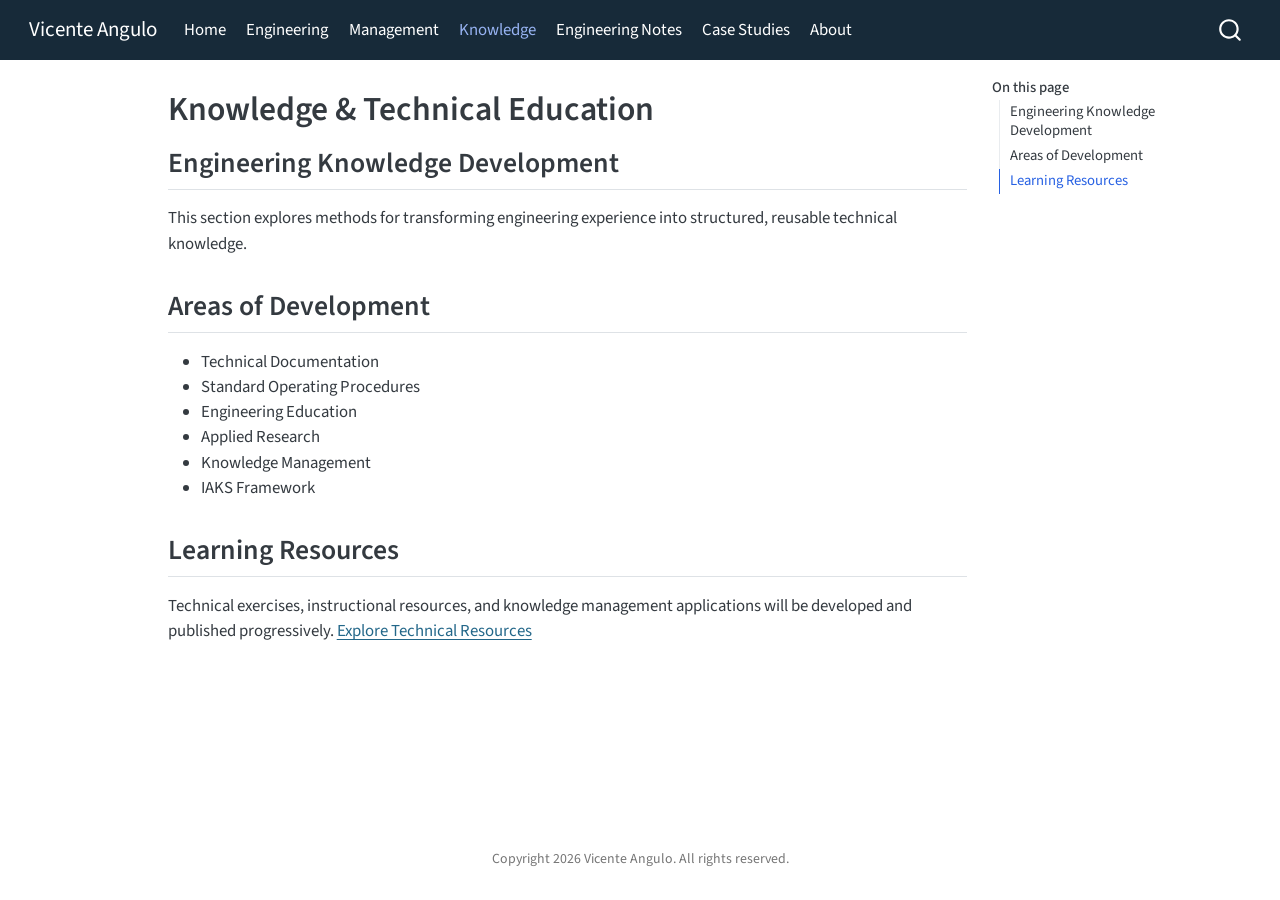
<file: docs/knowledge.html>
<!DOCTYPE html>
<html xmlns="http://www.w3.org/1999/xhtml" lang="en" xml:lang="en"><head>

<meta charset="utf-8">
<meta name="generator" content="quarto-1.10.19">

<meta name="viewport" content="width=device-width, initial-scale=1.0, user-scalable=yes">


<title>Knowledge &amp; Technical Education – Vicente Angulo</title>
<style>
/* Default styles provided by pandoc.
** See https://pandoc.org/MANUAL.html#variables-for-html for config info.
*/
span.smallcaps{font-variant: small-caps;}
div.columns{display: flex; gap: 1.5em;}
div.column{flex: auto;}
@media screen {
div.columns{gap: min(4vw, 1.5em);}
div.column{overflow-x: auto;}
}
div.hanging-indent{margin-left: 1.5em; text-indent: -1.5em;}
ul.task-list{list-style: none;}
ul.task-list li input[type="checkbox"] {
  width: 0.8em;
  margin: 0 0.8em 0.2em -1em; /* quarto-specific, see https://github.com/quarto-dev/quarto-cli/issues/4556 */ 
  vertical-align: middle;
}
</style>


<script src="site_libs/quarto-nav/quarto-nav.js"></script>
<script src="site_libs/quarto-nav/headroom.min.js"></script>
<script src="site_libs/clipboard/clipboard.min.js"></script>
<script src="site_libs/quarto-search/autocomplete.umd.js"></script>
<script src="site_libs/quarto-search/fuse.min.js"></script>
<script src="site_libs/quarto-search/quarto-search.js"></script>
<meta name="quarto:offset" content="./">
<script src="site_libs/quarto-html/quarto.js" type="module"></script>
<script src="site_libs/quarto-html/tabsets/tabsets.js" type="module"></script>
<script src="site_libs/quarto-html/popper.min.js"></script>
<script src="site_libs/quarto-html/tippy.umd.min.js"></script>
<script src="site_libs/quarto-html/anchor.min.js"></script>
<link href="site_libs/quarto-html/tippy.css" rel="stylesheet">
<link href="site_libs/quarto-html/quarto-syntax-highlighting-bf27225e3a48a9273f3daa8f8e829971.css" rel="stylesheet" id="quarto-text-highlighting-styles">
<script src="site_libs/bootstrap/bootstrap.min.js"></script>
<link href="site_libs/bootstrap/bootstrap-icons.css" rel="stylesheet">
<link href="site_libs/bootstrap/bootstrap-1b884d644ec57829e53478957b82742a.min.css" rel="stylesheet" append-hash="true" id="quarto-bootstrap" data-mode="light">
<script id="quarto-search-options" type="application/json">{
  "location": "navbar",
  "copy-button": false,
  "collapse-after": 3,
  "panel-placement": "end",
  "type": "overlay",
  "limit": 50,
  "keyboard-shortcut": [
    "f",
    "/",
    "s"
  ],
  "show-item-context": false,
  "language": {
    "search-no-results-text": "No results",
    "search-matching-documents-text": "matching documents",
    "search-copy-link-title": "Copy link to search",
    "search-hide-matches-text": "Hide additional matches",
    "search-more-match-text": "more match in this document",
    "search-more-matches-text": "more matches in this document",
    "search-clear-button-title": "Clear",
    "search-text-placeholder": "",
    "search-detached-cancel-button-title": "Cancel",
    "search-submit-button-title": "Submit",
    "search-label": "Search"
  }
}</script>


</head>

<body class="nav-fixed quarto-light">

<div id="quarto-search-results"></div>
  <header id="quarto-header" class="headroom fixed-top">
    <nav class="navbar navbar-expand-lg " data-bs-theme="dark">
      <div class="navbar-container container-fluid">
      <div class="navbar-brand-container mx-auto">
    <a class="navbar-brand" href="./index.html">
    <span class="navbar-title">Vicente Angulo</span>
    </a>
  </div>
            <div id="quarto-search" class="" title="Search"></div>
          <button class="navbar-toggler" type="button" data-bs-toggle="collapse" data-bs-target="#navbarCollapse" aria-controls="navbarCollapse" role="menu" aria-expanded="false" aria-label="Toggle navigation" onclick="if (window.quartoToggleHeadroom) { window.quartoToggleHeadroom(); }">
  <span class="navbar-toggler-icon"></span>
</button>
          <div class="collapse navbar-collapse" id="navbarCollapse">
            <ul class="navbar-nav navbar-nav-scroll me-auto">
  <li class="nav-item">
    <a class="nav-link" href="./index.html"> 
<span class="menu-text">Home</span></a>
  </li>  
  <li class="nav-item">
    <a class="nav-link" href="./engineering.html"> 
<span class="menu-text">Engineering</span></a>
  </li>  
  <li class="nav-item">
    <a class="nav-link" href="./management.html"> 
<span class="menu-text">Management</span></a>
  </li>  
  <li class="nav-item">
    <a class="nav-link active" href="./knowledge.html" aria-current="page"> 
<span class="menu-text">Knowledge</span></a>
  </li>  
  <li class="nav-item">
    <a class="nav-link" href="./notes.html"> 
<span class="menu-text">Engineering Notes</span></a>
  </li>  
  <li class="nav-item">
    <a class="nav-link" href="./cases.html"> 
<span class="menu-text">Case Studies</span></a>
  </li>  
  <li class="nav-item">
    <a class="nav-link" href="./about.html"> 
<span class="menu-text">About</span></a>
  </li>  
</ul>
          </div> <!-- /navcollapse -->
            <div class="quarto-navbar-tools">
</div>
      </div> <!-- /container-fluid -->
    </nav>
</header>
<!-- content -->
<div id="quarto-content" class="quarto-container page-columns page-rows-contents page-layout-article page-navbar">
<!-- sidebar -->
<!-- margin-sidebar -->
    <div id="quarto-margin-sidebar" class="sidebar margin-sidebar">
        <nav id="TOC" role="doc-toc" class="toc-active">
    <h2 id="toc-title">On this page</h2>
   
  <ul>
  <li><a href="#engineering-knowledge-development" id="toc-engineering-knowledge-development" class="nav-link active" data-scroll-target="#engineering-knowledge-development">Engineering Knowledge Development</a></li>
  <li><a href="#areas-of-development" id="toc-areas-of-development" class="nav-link" data-scroll-target="#areas-of-development">Areas of Development</a></li>
  <li><a href="#learning-resources" id="toc-learning-resources" class="nav-link" data-scroll-target="#learning-resources">Learning Resources</a></li>
  </ul>
</nav>
    </div>
<!-- main -->
<main class="content" id="quarto-document-content">

<header id="title-block-header" class="quarto-title-block default">
<div class="quarto-title">
<h1 class="title">Knowledge &amp; Technical Education</h1>
</div>



<div class="quarto-title-meta">

    
  
    
  </div>
  


</header>


<section id="engineering-knowledge-development" class="level2">
<h2 class="anchored" data-anchor-id="engineering-knowledge-development">Engineering Knowledge Development</h2>
<p>This section explores methods for transforming engineering experience into structured, reusable technical knowledge.</p>
</section>
<section id="areas-of-development" class="level2">
<h2 class="anchored" data-anchor-id="areas-of-development">Areas of Development</h2>
<ul>
<li>Technical Documentation</li>
<li>Standard Operating Procedures</li>
<li>Engineering Education</li>
<li>Applied Research</li>
<li>Knowledge Management</li>
<li>IAKS Framework</li>
</ul>
</section>
<section id="learning-resources" class="level2">
<h2 class="anchored" data-anchor-id="learning-resources">Learning Resources</h2>
<p>Technical exercises, instructional resources, and knowledge management applications will be developed and published progressively. <a href="./resources.html">Explore Technical Resources</a></p>


</section>

</main> <!-- /main -->
<script id="quarto-html-after-body" type="application/javascript">
  window.document.addEventListener("DOMContentLoaded", function (event) {
    const icon = "";
    const anchorJS = new window.AnchorJS();
    anchorJS.options = {
      placement: 'right',
      icon: icon
    };
    anchorJS.add('.anchored');
    const isCodeAnnotation = (el) => {
      for (const clz of el.classList) {
        if (clz.startsWith('code-annotation-')) {                     
          return true;
        }
      }
      return false;
    }
    const onCopySuccess = function(e) {
      // button target
      const button = e.trigger;
      // don't keep focus
      button.blur();
      // flash "checked"
      button.classList.add('code-copy-button-checked');
      var currentTitle = button.getAttribute("title");
      button.setAttribute("title", "Copied!");
      let tooltip;
      if (window.bootstrap) {
        button.setAttribute("data-bs-toggle", "tooltip");
        button.setAttribute("data-bs-placement", "left");
        button.setAttribute("data-bs-title", "Copied!");
        tooltip = new bootstrap.Tooltip(button, 
          { trigger: "manual", 
            customClass: "code-copy-button-tooltip",
            offset: [0, -8]});
        tooltip.show();    
      }
      setTimeout(function() {
        if (tooltip) {
          tooltip.hide();
          button.removeAttribute("data-bs-title");
          button.removeAttribute("data-bs-toggle");
          button.removeAttribute("data-bs-placement");
        }
        button.setAttribute("title", currentTitle);
        button.classList.remove('code-copy-button-checked');
      }, 1000);
      // clear code selection
      e.clearSelection();
    }
    const getTextToCopy = function(trigger) {
      const outerScaffold = trigger.parentElement.cloneNode(true);
      const codeEl = outerScaffold.querySelector('code');
      for (const childEl of codeEl.children) {
        if (isCodeAnnotation(childEl)) {
          childEl.remove();
        }
      }
      return codeEl.innerText;
    }
    const clipboard = new window.ClipboardJS('.code-copy-button:not([data-in-quarto-modal])', {
      text: getTextToCopy
    });
    clipboard.on('success', onCopySuccess);
    if (window.document.getElementById('quarto-embedded-source-code-modal')) {
      const clipboardModal = new window.ClipboardJS('.code-copy-button[data-in-quarto-modal]', {
        text: getTextToCopy,
        container: window.document.getElementById('quarto-embedded-source-code-modal')
      });
      clipboardModal.on('success', onCopySuccess);
    }
      var localhostRegex = new RegExp(/^(?:http|https):\/\/localhost\:?[0-9]*\//);
      var mailtoRegex = new RegExp(/^mailto:/);
        var filterRegex = new RegExp('/' + window.location.host + '/');
      var isInternal = (href) => {
          return filterRegex.test(href) || localhostRegex.test(href) || mailtoRegex.test(href);
      }
      // Inspect non-navigation links and adorn them if external
     var links = window.document.querySelectorAll('a[href]:not(.nav-link):not(.navbar-brand):not(.toc-action):not(.sidebar-link):not(.sidebar-item-toggle):not(.pagination-link):not(.no-external):not([aria-hidden]):not(.dropdown-item):not(.quarto-navigation-tool):not(.about-link)');
      for (var i=0; i<links.length; i++) {
        const link = links[i];
        if (!isInternal(link.href)) {
          // undo the damage that might have been done by quarto-nav.js in the case of
          // links that we want to consider external
          if (link.dataset.originalHref !== undefined) {
            link.href = link.dataset.originalHref;
          }
        }
      }
    function tippyHover(el, contentFn, onTriggerFn, onUntriggerFn) {
      const config = {
        allowHTML: true,
        maxWidth: 500,
        delay: 100,
        arrow: false,
        appendTo: function(el) {
            return el.parentElement;
        },
        interactive: true,
        interactiveBorder: 10,
        theme: 'quarto',
        placement: 'bottom-start',
      };
      if (contentFn) {
        config.content = contentFn;
      }
      if (onTriggerFn) {
        config.onTrigger = onTriggerFn;
      }
      if (onUntriggerFn) {
        config.onUntrigger = onUntriggerFn;
      }
      window.tippy(el, config); 
    }
    const noterefs = window.document.querySelectorAll('a[role="doc-noteref"]');
    for (var i=0; i<noterefs.length; i++) {
      const ref = noterefs[i];
      tippyHover(ref, function() {
        // use id or data attribute instead here
        let href = ref.getAttribute('data-footnote-href') || ref.getAttribute('href');
        try { href = new URL(href).hash; } catch {}
        const id = href.replace(/^#\/?/, "");
        const note = window.document.getElementById(id);
        if (note) {
          return note.innerHTML;
        } else {
          return "";
        }
      });
    }
    const xrefs = window.document.querySelectorAll('a.quarto-xref');
    const processXRef = (id, note) => {
      // Strip column container classes
      const stripColumnClz = (el) => {
        el.classList.remove("page-full", "page-columns");
        if (el.children) {
          for (const child of el.children) {
            stripColumnClz(child);
          }
        }
      }
      stripColumnClz(note)
      if (id === null || id.startsWith('sec-')) {
        // Special case sections, only their first couple elements
        const container = document.createElement("div");
        if (note.children && note.children.length > 2) {
          container.appendChild(note.children[0].cloneNode(true));
          for (let i = 1; i < note.children.length; i++) {
            const child = note.children[i];
            if (child.tagName === "P" && child.innerText === "") {
              continue;
            } else {
              container.appendChild(child.cloneNode(true));
              break;
            }
          }
          if (window.Quarto?.typesetMath) {
            window.Quarto.typesetMath(container);
          }
          return container.innerHTML
        } else {
          if (window.Quarto?.typesetMath) {
            window.Quarto.typesetMath(note);
          }
          return note.innerHTML;
        }
      } else {
        // Remove any anchor links if they are present
        const anchorLink = note.querySelector('a.anchorjs-link');
        if (anchorLink) {
          anchorLink.remove();
        }
        if (window.Quarto?.typesetMath) {
          window.Quarto.typesetMath(note);
        }
        if (note.classList.contains("callout")) {
          return note.outerHTML;
        } else {
          return note.innerHTML;
        }
      }
    }
    for (var i=0; i<xrefs.length; i++) {
      const xref = xrefs[i];
      tippyHover(xref, undefined, function(instance) {
        instance.disable();
        let url = xref.getAttribute('href');
        let hash = undefined; 
        if (url.startsWith('#')) {
          hash = url;
        } else {
          try { hash = new URL(url).hash; } catch {}
        }
        if (hash) {
          const id = hash.replace(/^#\/?/, "");
          const note = window.document.getElementById(id);
          if (note !== null) {
            try {
              const html = processXRef(id, note.cloneNode(true));
              instance.setContent(html);
            } finally {
              instance.enable();
              instance.show();
            }
          } else {
            // See if we can fetch this
            fetch(url.split('#')[0])
            .then(res => res.text())
            .then(html => {
              const parser = new DOMParser();
              const htmlDoc = parser.parseFromString(html, "text/html");
              const note = htmlDoc.getElementById(id);
              if (note !== null) {
                const html = processXRef(id, note);
                instance.setContent(html);
              } 
            }).finally(() => {
              instance.enable();
              instance.show();
            });
          }
        } else {
          // See if we can fetch a full url (with no hash to target)
          // This is a special case and we should probably do some content thinning / targeting
          fetch(url)
          .then(res => res.text())
          .then(html => {
            const parser = new DOMParser();
            const htmlDoc = parser.parseFromString(html, "text/html");
            const note = htmlDoc.querySelector('main.content');
            if (note !== null) {
              // This should only happen for chapter cross references
              // (since there is no id in the URL)
              // remove the first header
              if (note.children.length > 0 && note.children[0].tagName === "HEADER") {
                note.children[0].remove();
              }
              const html = processXRef(null, note);
              instance.setContent(html);
            } 
          }).finally(() => {
            instance.enable();
            instance.show();
          });
        }
      }, function(instance) {
      });
    }
        let selectedAnnoteEl;
        const selectorForAnnotation = ( cell, annotation) => {
          let cellAttr = 'data-code-cell="' + cell + '"';
          let lineAttr = 'data-code-annotation="' +  annotation + '"';
          const selector = 'span[' + cellAttr + '][' + lineAttr + ']';
          return selector;
        }
        const selectCodeLines = (annoteEl) => {
          const doc = window.document;
          const targetCell = annoteEl.getAttribute("data-target-cell");
          const targetAnnotation = annoteEl.getAttribute("data-target-annotation");
          const annoteSpan = window.document.querySelector(selectorForAnnotation(targetCell, targetAnnotation));
          const lines = annoteSpan.getAttribute("data-code-lines").split(",");
          const lineIds = lines.map((line) => {
            return targetCell + "-" + line;
          })
          let top = null;
          let height = null;
          let parent = null;
          if (lineIds.length > 0) {
              //compute the position of the single el (top and bottom and make a div)
              const el = window.document.getElementById(lineIds[0]);
              top = el.offsetTop;
              height = el.offsetHeight;
              parent = el.parentElement.parentElement;
            if (lineIds.length > 1) {
              const lastEl = window.document.getElementById(lineIds[lineIds.length - 1]);
              const bottom = lastEl.offsetTop + lastEl.offsetHeight;
              height = bottom - top;
            }
            if (top !== null && height !== null && parent !== null) {
              // cook up a div (if necessary) and position it 
              let div = window.document.getElementById("code-annotation-line-highlight");
              if (div === null) {
                div = window.document.createElement("div");
                div.setAttribute("id", "code-annotation-line-highlight");
                div.style.position = 'absolute';
                parent.appendChild(div);
              }
              div.style.top = top - 2 + "px";
              div.style.height = height + 4 + "px";
              div.style.left = 0;
              let gutterDiv = window.document.getElementById("code-annotation-line-highlight-gutter");
              if (gutterDiv === null) {
                gutterDiv = window.document.createElement("div");
                gutterDiv.setAttribute("id", "code-annotation-line-highlight-gutter");
                gutterDiv.style.position = 'absolute';
                const codeCell = window.document.getElementById(targetCell);
                const gutter = codeCell.querySelector('.code-annotation-gutter');
                gutter.appendChild(gutterDiv);
              }
              gutterDiv.style.top = top - 2 + "px";
              gutterDiv.style.height = height + 4 + "px";
            }
            selectedAnnoteEl = annoteEl;
          }
        };
        const unselectCodeLines = () => {
          const elementsIds = ["code-annotation-line-highlight", "code-annotation-line-highlight-gutter"];
          elementsIds.forEach((elId) => {
            const div = window.document.getElementById(elId);
            if (div) {
              div.remove();
            }
          });
          selectedAnnoteEl = undefined;
        };
          // Handle positioning of the toggle
      window.addEventListener(
        "resize",
        throttle(() => {
          elRect = undefined;
          if (selectedAnnoteEl) {
            selectCodeLines(selectedAnnoteEl);
          }
        }, 10)
      );
      function throttle(fn, ms) {
      let throttle = false;
      let timer;
        return (...args) => {
          if(!throttle) { // first call gets through
              fn.apply(this, args);
              throttle = true;
          } else { // all the others get throttled
              if(timer) clearTimeout(timer); // cancel #2
              timer = setTimeout(() => {
                fn.apply(this, args);
                timer = throttle = false;
              }, ms);
          }
        };
      }
        // Attach click handler to the DT
        const annoteDls = window.document.querySelectorAll('dt[data-target-cell]');
        for (const annoteDlNode of annoteDls) {
          annoteDlNode.addEventListener('click', (event) => {
            const clickedEl = event.target;
            if (clickedEl !== selectedAnnoteEl) {
              unselectCodeLines();
              const activeEl = window.document.querySelector('dt[data-target-cell].code-annotation-active');
              if (activeEl) {
                activeEl.classList.remove('code-annotation-active');
              }
              selectCodeLines(clickedEl);
              clickedEl.classList.add('code-annotation-active');
            } else {
              // Unselect the line
              unselectCodeLines();
              clickedEl.classList.remove('code-annotation-active');
            }
          });
        }
    const findCites = (el) => {
      const parentEl = el.parentElement;
      if (parentEl) {
        const cites = parentEl.dataset.cites;
        if (cites) {
          return {
            el,
            cites: cites.split(' ')
          };
        } else {
          return findCites(el.parentElement)
        }
      } else {
        return undefined;
      }
    };
    var bibliorefs = window.document.querySelectorAll('a[role="doc-biblioref"]');
    for (var i=0; i<bibliorefs.length; i++) {
      const ref = bibliorefs[i];
      const citeInfo = findCites(ref);
      if (citeInfo) {
        tippyHover(citeInfo.el, function() {
          var popup = window.document.createElement('div');
          citeInfo.cites.forEach(function(cite) {
            var citeDiv = window.document.createElement('div');
            citeDiv.classList.add('hanging-indent');
            citeDiv.classList.add('csl-entry');
            var biblioDiv = window.document.getElementById('ref-' + cite);
            if (biblioDiv) {
              citeDiv.innerHTML = biblioDiv.innerHTML;
            }
            popup.appendChild(citeDiv);
          });
          return popup.innerHTML;
        });
      }
    }
  });
  </script>
</div> <!-- /content -->
<footer class="footer">
  <div class="nav-footer">
    <div class="nav-footer-left">
      &nbsp;
    </div>   
    <div class="nav-footer-center">
<p>Copyright 2026 Vicente Angulo. All rights reserved.</p>
</div>
    <div class="nav-footer-right">
      &nbsp;
    </div>
  </div>
</footer>




</body></html>
</file>
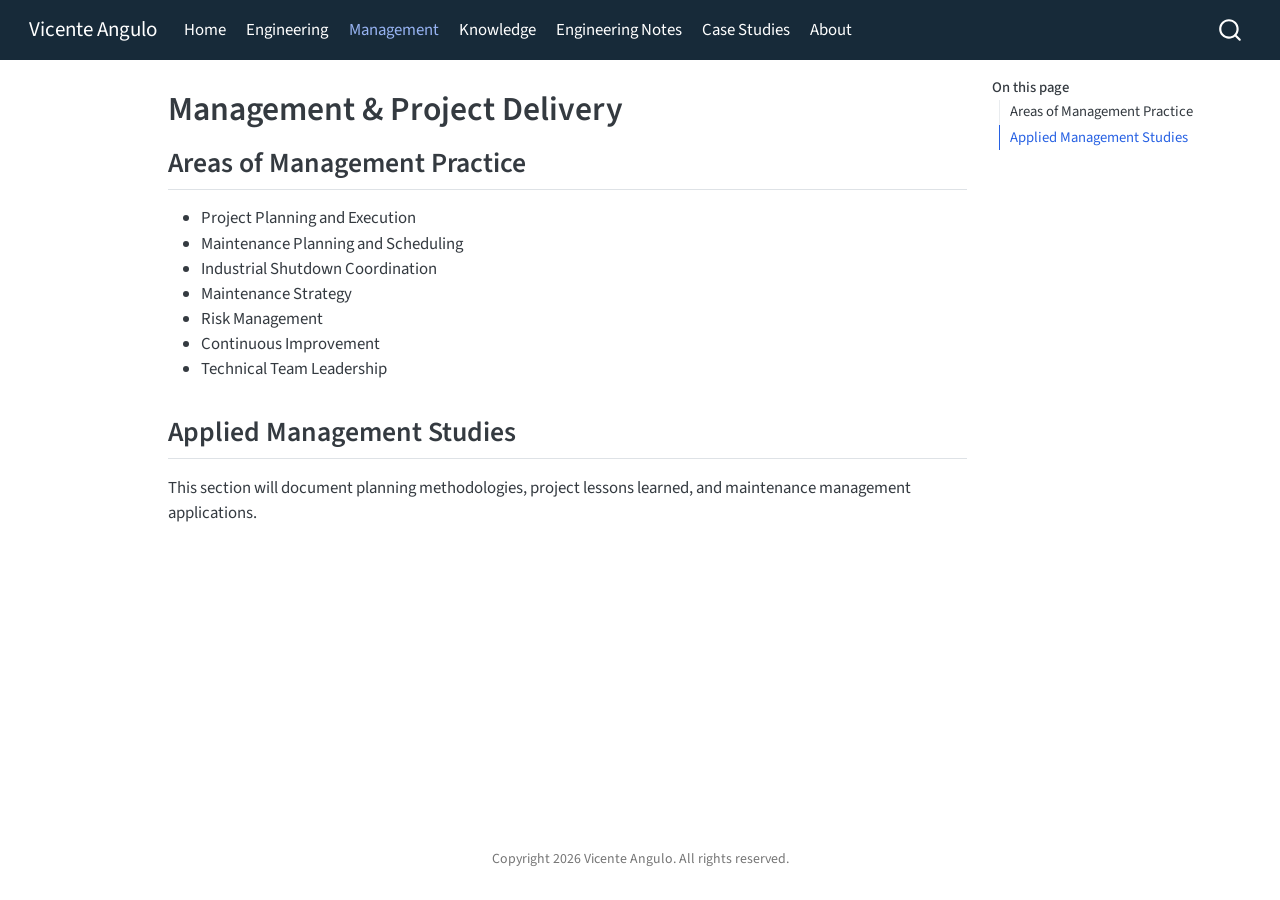
<file: docs/management.html>
<!DOCTYPE html>
<html xmlns="http://www.w3.org/1999/xhtml" lang="en" xml:lang="en"><head>

<meta charset="utf-8">
<meta name="generator" content="quarto-1.10.19">

<meta name="viewport" content="width=device-width, initial-scale=1.0, user-scalable=yes">


<title>Management &amp; Project Delivery – Vicente Angulo</title>
<style>
/* Default styles provided by pandoc.
** See https://pandoc.org/MANUAL.html#variables-for-html for config info.
*/
span.smallcaps{font-variant: small-caps;}
div.columns{display: flex; gap: 1.5em;}
div.column{flex: auto;}
@media screen {
div.columns{gap: min(4vw, 1.5em);}
div.column{overflow-x: auto;}
}
div.hanging-indent{margin-left: 1.5em; text-indent: -1.5em;}
ul.task-list{list-style: none;}
ul.task-list li input[type="checkbox"] {
  width: 0.8em;
  margin: 0 0.8em 0.2em -1em; /* quarto-specific, see https://github.com/quarto-dev/quarto-cli/issues/4556 */ 
  vertical-align: middle;
}
</style>


<script src="site_libs/quarto-nav/quarto-nav.js"></script>
<script src="site_libs/quarto-nav/headroom.min.js"></script>
<script src="site_libs/clipboard/clipboard.min.js"></script>
<script src="site_libs/quarto-search/autocomplete.umd.js"></script>
<script src="site_libs/quarto-search/fuse.min.js"></script>
<script src="site_libs/quarto-search/quarto-search.js"></script>
<meta name="quarto:offset" content="./">
<script src="site_libs/quarto-html/quarto.js" type="module"></script>
<script src="site_libs/quarto-html/tabsets/tabsets.js" type="module"></script>
<script src="site_libs/quarto-html/popper.min.js"></script>
<script src="site_libs/quarto-html/tippy.umd.min.js"></script>
<script src="site_libs/quarto-html/anchor.min.js"></script>
<link href="site_libs/quarto-html/tippy.css" rel="stylesheet">
<link href="site_libs/quarto-html/quarto-syntax-highlighting-bf27225e3a48a9273f3daa8f8e829971.css" rel="stylesheet" id="quarto-text-highlighting-styles">
<script src="site_libs/bootstrap/bootstrap.min.js"></script>
<link href="site_libs/bootstrap/bootstrap-icons.css" rel="stylesheet">
<link href="site_libs/bootstrap/bootstrap-1b884d644ec57829e53478957b82742a.min.css" rel="stylesheet" append-hash="true" id="quarto-bootstrap" data-mode="light">
<script id="quarto-search-options" type="application/json">{
  "location": "navbar",
  "copy-button": false,
  "collapse-after": 3,
  "panel-placement": "end",
  "type": "overlay",
  "limit": 50,
  "keyboard-shortcut": [
    "f",
    "/",
    "s"
  ],
  "show-item-context": false,
  "language": {
    "search-no-results-text": "No results",
    "search-matching-documents-text": "matching documents",
    "search-copy-link-title": "Copy link to search",
    "search-hide-matches-text": "Hide additional matches",
    "search-more-match-text": "more match in this document",
    "search-more-matches-text": "more matches in this document",
    "search-clear-button-title": "Clear",
    "search-text-placeholder": "",
    "search-detached-cancel-button-title": "Cancel",
    "search-submit-button-title": "Submit",
    "search-label": "Search"
  }
}</script>


</head>

<body class="nav-fixed quarto-light">

<div id="quarto-search-results"></div>
  <header id="quarto-header" class="headroom fixed-top">
    <nav class="navbar navbar-expand-lg " data-bs-theme="dark">
      <div class="navbar-container container-fluid">
      <div class="navbar-brand-container mx-auto">
    <a class="navbar-brand" href="./index.html">
    <span class="navbar-title">Vicente Angulo</span>
    </a>
  </div>
            <div id="quarto-search" class="" title="Search"></div>
          <button class="navbar-toggler" type="button" data-bs-toggle="collapse" data-bs-target="#navbarCollapse" aria-controls="navbarCollapse" role="menu" aria-expanded="false" aria-label="Toggle navigation" onclick="if (window.quartoToggleHeadroom) { window.quartoToggleHeadroom(); }">
  <span class="navbar-toggler-icon"></span>
</button>
          <div class="collapse navbar-collapse" id="navbarCollapse">
            <ul class="navbar-nav navbar-nav-scroll me-auto">
  <li class="nav-item">
    <a class="nav-link" href="./index.html"> 
<span class="menu-text">Home</span></a>
  </li>  
  <li class="nav-item">
    <a class="nav-link" href="./engineering.html"> 
<span class="menu-text">Engineering</span></a>
  </li>  
  <li class="nav-item">
    <a class="nav-link active" href="./management.html" aria-current="page"> 
<span class="menu-text">Management</span></a>
  </li>  
  <li class="nav-item">
    <a class="nav-link" href="./knowledge.html"> 
<span class="menu-text">Knowledge</span></a>
  </li>  
  <li class="nav-item">
    <a class="nav-link" href="./notes.html"> 
<span class="menu-text">Engineering Notes</span></a>
  </li>  
  <li class="nav-item">
    <a class="nav-link" href="./cases.html"> 
<span class="menu-text">Case Studies</span></a>
  </li>  
  <li class="nav-item">
    <a class="nav-link" href="./about.html"> 
<span class="menu-text">About</span></a>
  </li>  
</ul>
          </div> <!-- /navcollapse -->
            <div class="quarto-navbar-tools">
</div>
      </div> <!-- /container-fluid -->
    </nav>
</header>
<!-- content -->
<div id="quarto-content" class="quarto-container page-columns page-rows-contents page-layout-article page-navbar">
<!-- sidebar -->
<!-- margin-sidebar -->
    <div id="quarto-margin-sidebar" class="sidebar margin-sidebar">
        <nav id="TOC" role="doc-toc" class="toc-active">
    <h2 id="toc-title">On this page</h2>
   
  <ul>
  <li><a href="#areas-of-management-practice" id="toc-areas-of-management-practice" class="nav-link active" data-scroll-target="#areas-of-management-practice">Areas of Management Practice</a></li>
  <li><a href="#applied-management-studies" id="toc-applied-management-studies" class="nav-link" data-scroll-target="#applied-management-studies">Applied Management Studies</a></li>
  </ul>
</nav>
    </div>
<!-- main -->
<main class="content" id="quarto-document-content">

<header id="title-block-header" class="quarto-title-block default">
<div class="quarto-title">
<h1 class="title">Management &amp; Project Delivery</h1>
</div>



<div class="quarto-title-meta">

    
  
    
  </div>
  


</header>


<section id="areas-of-management-practice" class="level2">
<h2 class="anchored" data-anchor-id="areas-of-management-practice">Areas of Management Practice</h2>
<ul>
<li>Project Planning and Execution</li>
<li>Maintenance Planning and Scheduling</li>
<li>Industrial Shutdown Coordination</li>
<li>Maintenance Strategy</li>
<li>Risk Management</li>
<li>Continuous Improvement</li>
<li>Technical Team Leadership</li>
</ul>
</section>
<section id="applied-management-studies" class="level2">
<h2 class="anchored" data-anchor-id="applied-management-studies">Applied Management Studies</h2>
<p>This section will document planning methodologies, project lessons learned, and maintenance management applications.</p>


</section>

</main> <!-- /main -->
<script id="quarto-html-after-body" type="application/javascript">
  window.document.addEventListener("DOMContentLoaded", function (event) {
    const icon = "";
    const anchorJS = new window.AnchorJS();
    anchorJS.options = {
      placement: 'right',
      icon: icon
    };
    anchorJS.add('.anchored');
    const isCodeAnnotation = (el) => {
      for (const clz of el.classList) {
        if (clz.startsWith('code-annotation-')) {                     
          return true;
        }
      }
      return false;
    }
    const onCopySuccess = function(e) {
      // button target
      const button = e.trigger;
      // don't keep focus
      button.blur();
      // flash "checked"
      button.classList.add('code-copy-button-checked');
      var currentTitle = button.getAttribute("title");
      button.setAttribute("title", "Copied!");
      let tooltip;
      if (window.bootstrap) {
        button.setAttribute("data-bs-toggle", "tooltip");
        button.setAttribute("data-bs-placement", "left");
        button.setAttribute("data-bs-title", "Copied!");
        tooltip = new bootstrap.Tooltip(button, 
          { trigger: "manual", 
            customClass: "code-copy-button-tooltip",
            offset: [0, -8]});
        tooltip.show();    
      }
      setTimeout(function() {
        if (tooltip) {
          tooltip.hide();
          button.removeAttribute("data-bs-title");
          button.removeAttribute("data-bs-toggle");
          button.removeAttribute("data-bs-placement");
        }
        button.setAttribute("title", currentTitle);
        button.classList.remove('code-copy-button-checked');
      }, 1000);
      // clear code selection
      e.clearSelection();
    }
    const getTextToCopy = function(trigger) {
      const outerScaffold = trigger.parentElement.cloneNode(true);
      const codeEl = outerScaffold.querySelector('code');
      for (const childEl of codeEl.children) {
        if (isCodeAnnotation(childEl)) {
          childEl.remove();
        }
      }
      return codeEl.innerText;
    }
    const clipboard = new window.ClipboardJS('.code-copy-button:not([data-in-quarto-modal])', {
      text: getTextToCopy
    });
    clipboard.on('success', onCopySuccess);
    if (window.document.getElementById('quarto-embedded-source-code-modal')) {
      const clipboardModal = new window.ClipboardJS('.code-copy-button[data-in-quarto-modal]', {
        text: getTextToCopy,
        container: window.document.getElementById('quarto-embedded-source-code-modal')
      });
      clipboardModal.on('success', onCopySuccess);
    }
      var localhostRegex = new RegExp(/^(?:http|https):\/\/localhost\:?[0-9]*\//);
      var mailtoRegex = new RegExp(/^mailto:/);
        var filterRegex = new RegExp('/' + window.location.host + '/');
      var isInternal = (href) => {
          return filterRegex.test(href) || localhostRegex.test(href) || mailtoRegex.test(href);
      }
      // Inspect non-navigation links and adorn them if external
     var links = window.document.querySelectorAll('a[href]:not(.nav-link):not(.navbar-brand):not(.toc-action):not(.sidebar-link):not(.sidebar-item-toggle):not(.pagination-link):not(.no-external):not([aria-hidden]):not(.dropdown-item):not(.quarto-navigation-tool):not(.about-link)');
      for (var i=0; i<links.length; i++) {
        const link = links[i];
        if (!isInternal(link.href)) {
          // undo the damage that might have been done by quarto-nav.js in the case of
          // links that we want to consider external
          if (link.dataset.originalHref !== undefined) {
            link.href = link.dataset.originalHref;
          }
        }
      }
    function tippyHover(el, contentFn, onTriggerFn, onUntriggerFn) {
      const config = {
        allowHTML: true,
        maxWidth: 500,
        delay: 100,
        arrow: false,
        appendTo: function(el) {
            return el.parentElement;
        },
        interactive: true,
        interactiveBorder: 10,
        theme: 'quarto',
        placement: 'bottom-start',
      };
      if (contentFn) {
        config.content = contentFn;
      }
      if (onTriggerFn) {
        config.onTrigger = onTriggerFn;
      }
      if (onUntriggerFn) {
        config.onUntrigger = onUntriggerFn;
      }
      window.tippy(el, config); 
    }
    const noterefs = window.document.querySelectorAll('a[role="doc-noteref"]');
    for (var i=0; i<noterefs.length; i++) {
      const ref = noterefs[i];
      tippyHover(ref, function() {
        // use id or data attribute instead here
        let href = ref.getAttribute('data-footnote-href') || ref.getAttribute('href');
        try { href = new URL(href).hash; } catch {}
        const id = href.replace(/^#\/?/, "");
        const note = window.document.getElementById(id);
        if (note) {
          return note.innerHTML;
        } else {
          return "";
        }
      });
    }
    const xrefs = window.document.querySelectorAll('a.quarto-xref');
    const processXRef = (id, note) => {
      // Strip column container classes
      const stripColumnClz = (el) => {
        el.classList.remove("page-full", "page-columns");
        if (el.children) {
          for (const child of el.children) {
            stripColumnClz(child);
          }
        }
      }
      stripColumnClz(note)
      if (id === null || id.startsWith('sec-')) {
        // Special case sections, only their first couple elements
        const container = document.createElement("div");
        if (note.children && note.children.length > 2) {
          container.appendChild(note.children[0].cloneNode(true));
          for (let i = 1; i < note.children.length; i++) {
            const child = note.children[i];
            if (child.tagName === "P" && child.innerText === "") {
              continue;
            } else {
              container.appendChild(child.cloneNode(true));
              break;
            }
          }
          if (window.Quarto?.typesetMath) {
            window.Quarto.typesetMath(container);
          }
          return container.innerHTML
        } else {
          if (window.Quarto?.typesetMath) {
            window.Quarto.typesetMath(note);
          }
          return note.innerHTML;
        }
      } else {
        // Remove any anchor links if they are present
        const anchorLink = note.querySelector('a.anchorjs-link');
        if (anchorLink) {
          anchorLink.remove();
        }
        if (window.Quarto?.typesetMath) {
          window.Quarto.typesetMath(note);
        }
        if (note.classList.contains("callout")) {
          return note.outerHTML;
        } else {
          return note.innerHTML;
        }
      }
    }
    for (var i=0; i<xrefs.length; i++) {
      const xref = xrefs[i];
      tippyHover(xref, undefined, function(instance) {
        instance.disable();
        let url = xref.getAttribute('href');
        let hash = undefined; 
        if (url.startsWith('#')) {
          hash = url;
        } else {
          try { hash = new URL(url).hash; } catch {}
        }
        if (hash) {
          const id = hash.replace(/^#\/?/, "");
          const note = window.document.getElementById(id);
          if (note !== null) {
            try {
              const html = processXRef(id, note.cloneNode(true));
              instance.setContent(html);
            } finally {
              instance.enable();
              instance.show();
            }
          } else {
            // See if we can fetch this
            fetch(url.split('#')[0])
            .then(res => res.text())
            .then(html => {
              const parser = new DOMParser();
              const htmlDoc = parser.parseFromString(html, "text/html");
              const note = htmlDoc.getElementById(id);
              if (note !== null) {
                const html = processXRef(id, note);
                instance.setContent(html);
              } 
            }).finally(() => {
              instance.enable();
              instance.show();
            });
          }
        } else {
          // See if we can fetch a full url (with no hash to target)
          // This is a special case and we should probably do some content thinning / targeting
          fetch(url)
          .then(res => res.text())
          .then(html => {
            const parser = new DOMParser();
            const htmlDoc = parser.parseFromString(html, "text/html");
            const note = htmlDoc.querySelector('main.content');
            if (note !== null) {
              // This should only happen for chapter cross references
              // (since there is no id in the URL)
              // remove the first header
              if (note.children.length > 0 && note.children[0].tagName === "HEADER") {
                note.children[0].remove();
              }
              const html = processXRef(null, note);
              instance.setContent(html);
            } 
          }).finally(() => {
            instance.enable();
            instance.show();
          });
        }
      }, function(instance) {
      });
    }
        let selectedAnnoteEl;
        const selectorForAnnotation = ( cell, annotation) => {
          let cellAttr = 'data-code-cell="' + cell + '"';
          let lineAttr = 'data-code-annotation="' +  annotation + '"';
          const selector = 'span[' + cellAttr + '][' + lineAttr + ']';
          return selector;
        }
        const selectCodeLines = (annoteEl) => {
          const doc = window.document;
          const targetCell = annoteEl.getAttribute("data-target-cell");
          const targetAnnotation = annoteEl.getAttribute("data-target-annotation");
          const annoteSpan = window.document.querySelector(selectorForAnnotation(targetCell, targetAnnotation));
          const lines = annoteSpan.getAttribute("data-code-lines").split(",");
          const lineIds = lines.map((line) => {
            return targetCell + "-" + line;
          })
          let top = null;
          let height = null;
          let parent = null;
          if (lineIds.length > 0) {
              //compute the position of the single el (top and bottom and make a div)
              const el = window.document.getElementById(lineIds[0]);
              top = el.offsetTop;
              height = el.offsetHeight;
              parent = el.parentElement.parentElement;
            if (lineIds.length > 1) {
              const lastEl = window.document.getElementById(lineIds[lineIds.length - 1]);
              const bottom = lastEl.offsetTop + lastEl.offsetHeight;
              height = bottom - top;
            }
            if (top !== null && height !== null && parent !== null) {
              // cook up a div (if necessary) and position it 
              let div = window.document.getElementById("code-annotation-line-highlight");
              if (div === null) {
                div = window.document.createElement("div");
                div.setAttribute("id", "code-annotation-line-highlight");
                div.style.position = 'absolute';
                parent.appendChild(div);
              }
              div.style.top = top - 2 + "px";
              div.style.height = height + 4 + "px";
              div.style.left = 0;
              let gutterDiv = window.document.getElementById("code-annotation-line-highlight-gutter");
              if (gutterDiv === null) {
                gutterDiv = window.document.createElement("div");
                gutterDiv.setAttribute("id", "code-annotation-line-highlight-gutter");
                gutterDiv.style.position = 'absolute';
                const codeCell = window.document.getElementById(targetCell);
                const gutter = codeCell.querySelector('.code-annotation-gutter');
                gutter.appendChild(gutterDiv);
              }
              gutterDiv.style.top = top - 2 + "px";
              gutterDiv.style.height = height + 4 + "px";
            }
            selectedAnnoteEl = annoteEl;
          }
        };
        const unselectCodeLines = () => {
          const elementsIds = ["code-annotation-line-highlight", "code-annotation-line-highlight-gutter"];
          elementsIds.forEach((elId) => {
            const div = window.document.getElementById(elId);
            if (div) {
              div.remove();
            }
          });
          selectedAnnoteEl = undefined;
        };
          // Handle positioning of the toggle
      window.addEventListener(
        "resize",
        throttle(() => {
          elRect = undefined;
          if (selectedAnnoteEl) {
            selectCodeLines(selectedAnnoteEl);
          }
        }, 10)
      );
      function throttle(fn, ms) {
      let throttle = false;
      let timer;
        return (...args) => {
          if(!throttle) { // first call gets through
              fn.apply(this, args);
              throttle = true;
          } else { // all the others get throttled
              if(timer) clearTimeout(timer); // cancel #2
              timer = setTimeout(() => {
                fn.apply(this, args);
                timer = throttle = false;
              }, ms);
          }
        };
      }
        // Attach click handler to the DT
        const annoteDls = window.document.querySelectorAll('dt[data-target-cell]');
        for (const annoteDlNode of annoteDls) {
          annoteDlNode.addEventListener('click', (event) => {
            const clickedEl = event.target;
            if (clickedEl !== selectedAnnoteEl) {
              unselectCodeLines();
              const activeEl = window.document.querySelector('dt[data-target-cell].code-annotation-active');
              if (activeEl) {
                activeEl.classList.remove('code-annotation-active');
              }
              selectCodeLines(clickedEl);
              clickedEl.classList.add('code-annotation-active');
            } else {
              // Unselect the line
              unselectCodeLines();
              clickedEl.classList.remove('code-annotation-active');
            }
          });
        }
    const findCites = (el) => {
      const parentEl = el.parentElement;
      if (parentEl) {
        const cites = parentEl.dataset.cites;
        if (cites) {
          return {
            el,
            cites: cites.split(' ')
          };
        } else {
          return findCites(el.parentElement)
        }
      } else {
        return undefined;
      }
    };
    var bibliorefs = window.document.querySelectorAll('a[role="doc-biblioref"]');
    for (var i=0; i<bibliorefs.length; i++) {
      const ref = bibliorefs[i];
      const citeInfo = findCites(ref);
      if (citeInfo) {
        tippyHover(citeInfo.el, function() {
          var popup = window.document.createElement('div');
          citeInfo.cites.forEach(function(cite) {
            var citeDiv = window.document.createElement('div');
            citeDiv.classList.add('hanging-indent');
            citeDiv.classList.add('csl-entry');
            var biblioDiv = window.document.getElementById('ref-' + cite);
            if (biblioDiv) {
              citeDiv.innerHTML = biblioDiv.innerHTML;
            }
            popup.appendChild(citeDiv);
          });
          return popup.innerHTML;
        });
      }
    }
  });
  </script>
</div> <!-- /content -->
<footer class="footer">
  <div class="nav-footer">
    <div class="nav-footer-left">
      &nbsp;
    </div>   
    <div class="nav-footer-center">
<p>Copyright 2026 Vicente Angulo. All rights reserved.</p>
</div>
    <div class="nav-footer-right">
      &nbsp;
    </div>
  </div>
</footer>




</body></html>
</file>
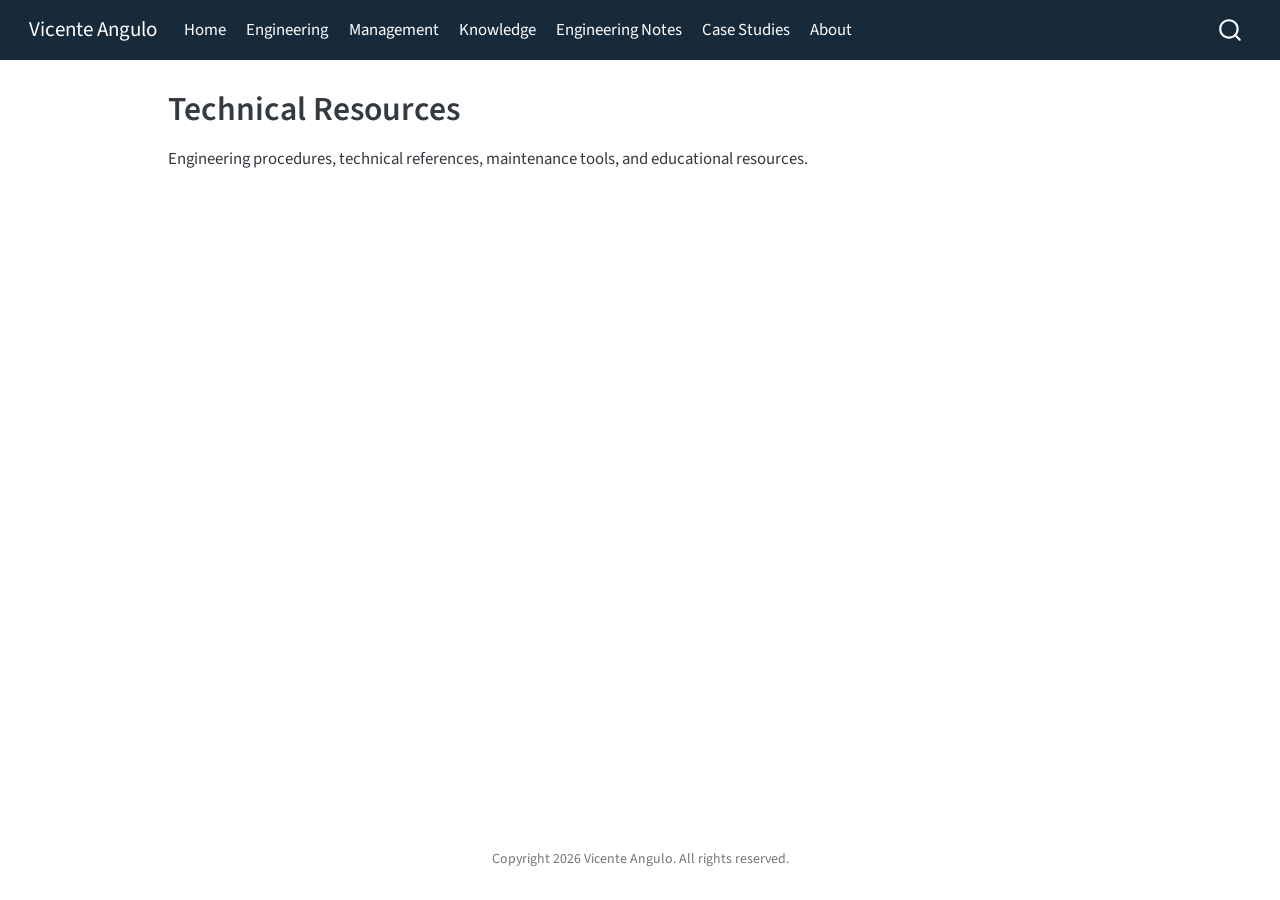
<file: docs/resources.html>
<!DOCTYPE html>
<html xmlns="http://www.w3.org/1999/xhtml" lang="en" xml:lang="en"><head>

<meta charset="utf-8">
<meta name="generator" content="quarto-1.10.19">

<meta name="viewport" content="width=device-width, initial-scale=1.0, user-scalable=yes">


<title>Technical Resources – Vicente Angulo</title>
<style>
/* Default styles provided by pandoc.
** See https://pandoc.org/MANUAL.html#variables-for-html for config info.
*/
span.smallcaps{font-variant: small-caps;}
div.columns{display: flex; gap: 1.5em;}
div.column{flex: auto;}
@media screen {
div.columns{gap: min(4vw, 1.5em);}
div.column{overflow-x: auto;}
}
div.hanging-indent{margin-left: 1.5em; text-indent: -1.5em;}
ul.task-list{list-style: none;}
ul.task-list li input[type="checkbox"] {
  width: 0.8em;
  margin: 0 0.8em 0.2em -1em; /* quarto-specific, see https://github.com/quarto-dev/quarto-cli/issues/4556 */ 
  vertical-align: middle;
}
</style>


<script src="site_libs/quarto-nav/quarto-nav.js"></script>
<script src="site_libs/quarto-nav/headroom.min.js"></script>
<script src="site_libs/clipboard/clipboard.min.js"></script>
<script src="site_libs/quarto-search/autocomplete.umd.js"></script>
<script src="site_libs/quarto-search/fuse.min.js"></script>
<script src="site_libs/quarto-search/quarto-search.js"></script>
<meta name="quarto:offset" content="./">
<script src="site_libs/quarto-html/quarto.js" type="module"></script>
<script src="site_libs/quarto-html/tabsets/tabsets.js" type="module"></script>
<script src="site_libs/quarto-html/popper.min.js"></script>
<script src="site_libs/quarto-html/tippy.umd.min.js"></script>
<script src="site_libs/quarto-html/anchor.min.js"></script>
<link href="site_libs/quarto-html/tippy.css" rel="stylesheet">
<link href="site_libs/quarto-html/quarto-syntax-highlighting-bf27225e3a48a9273f3daa8f8e829971.css" rel="stylesheet" id="quarto-text-highlighting-styles">
<script src="site_libs/bootstrap/bootstrap.min.js"></script>
<link href="site_libs/bootstrap/bootstrap-icons.css" rel="stylesheet">
<link href="site_libs/bootstrap/bootstrap-1b884d644ec57829e53478957b82742a.min.css" rel="stylesheet" append-hash="true" id="quarto-bootstrap" data-mode="light">
<script id="quarto-search-options" type="application/json">{
  "location": "navbar",
  "copy-button": false,
  "collapse-after": 3,
  "panel-placement": "end",
  "type": "overlay",
  "limit": 50,
  "keyboard-shortcut": [
    "f",
    "/",
    "s"
  ],
  "show-item-context": false,
  "language": {
    "search-no-results-text": "No results",
    "search-matching-documents-text": "matching documents",
    "search-copy-link-title": "Copy link to search",
    "search-hide-matches-text": "Hide additional matches",
    "search-more-match-text": "more match in this document",
    "search-more-matches-text": "more matches in this document",
    "search-clear-button-title": "Clear",
    "search-text-placeholder": "",
    "search-detached-cancel-button-title": "Cancel",
    "search-submit-button-title": "Submit",
    "search-label": "Search"
  }
}</script>


</head>

<body class="nav-fixed quarto-light">

<div id="quarto-search-results"></div>
  <header id="quarto-header" class="headroom fixed-top">
    <nav class="navbar navbar-expand-lg " data-bs-theme="dark">
      <div class="navbar-container container-fluid">
      <div class="navbar-brand-container mx-auto">
    <a class="navbar-brand" href="./index.html">
    <span class="navbar-title">Vicente Angulo</span>
    </a>
  </div>
            <div id="quarto-search" class="" title="Search"></div>
          <button class="navbar-toggler" type="button" data-bs-toggle="collapse" data-bs-target="#navbarCollapse" aria-controls="navbarCollapse" role="menu" aria-expanded="false" aria-label="Toggle navigation" onclick="if (window.quartoToggleHeadroom) { window.quartoToggleHeadroom(); }">
  <span class="navbar-toggler-icon"></span>
</button>
          <div class="collapse navbar-collapse" id="navbarCollapse">
            <ul class="navbar-nav navbar-nav-scroll me-auto">
  <li class="nav-item">
    <a class="nav-link" href="./index.html"> 
<span class="menu-text">Home</span></a>
  </li>  
  <li class="nav-item">
    <a class="nav-link" href="./engineering.html"> 
<span class="menu-text">Engineering</span></a>
  </li>  
  <li class="nav-item">
    <a class="nav-link" href="./management.html"> 
<span class="menu-text">Management</span></a>
  </li>  
  <li class="nav-item">
    <a class="nav-link" href="./knowledge.html"> 
<span class="menu-text">Knowledge</span></a>
  </li>  
  <li class="nav-item">
    <a class="nav-link" href="./notes.html"> 
<span class="menu-text">Engineering Notes</span></a>
  </li>  
  <li class="nav-item">
    <a class="nav-link" href="./cases.html"> 
<span class="menu-text">Case Studies</span></a>
  </li>  
  <li class="nav-item">
    <a class="nav-link" href="./about.html"> 
<span class="menu-text">About</span></a>
  </li>  
</ul>
          </div> <!-- /navcollapse -->
            <div class="quarto-navbar-tools">
</div>
      </div> <!-- /container-fluid -->
    </nav>
</header>
<!-- content -->
<div id="quarto-content" class="quarto-container page-columns page-rows-contents page-layout-article page-navbar">
<!-- sidebar -->
<!-- margin-sidebar -->
    <div id="quarto-margin-sidebar" class="sidebar margin-sidebar zindex-bottom">
        
    </div>
<!-- main -->
<main class="content" id="quarto-document-content">

<header id="title-block-header" class="quarto-title-block default">
<div class="quarto-title">
<h1 class="title">Technical Resources</h1>
</div>



<div class="quarto-title-meta">

    
  
    
  </div>
  


</header>


<p>Engineering procedures, technical references, maintenance tools, and educational resources.</p>



</main> <!-- /main -->
<script id="quarto-html-after-body" type="application/javascript">
  window.document.addEventListener("DOMContentLoaded", function (event) {
    const icon = "";
    const anchorJS = new window.AnchorJS();
    anchorJS.options = {
      placement: 'right',
      icon: icon
    };
    anchorJS.add('.anchored');
    const isCodeAnnotation = (el) => {
      for (const clz of el.classList) {
        if (clz.startsWith('code-annotation-')) {                     
          return true;
        }
      }
      return false;
    }
    const onCopySuccess = function(e) {
      // button target
      const button = e.trigger;
      // don't keep focus
      button.blur();
      // flash "checked"
      button.classList.add('code-copy-button-checked');
      var currentTitle = button.getAttribute("title");
      button.setAttribute("title", "Copied!");
      let tooltip;
      if (window.bootstrap) {
        button.setAttribute("data-bs-toggle", "tooltip");
        button.setAttribute("data-bs-placement", "left");
        button.setAttribute("data-bs-title", "Copied!");
        tooltip = new bootstrap.Tooltip(button, 
          { trigger: "manual", 
            customClass: "code-copy-button-tooltip",
            offset: [0, -8]});
        tooltip.show();    
      }
      setTimeout(function() {
        if (tooltip) {
          tooltip.hide();
          button.removeAttribute("data-bs-title");
          button.removeAttribute("data-bs-toggle");
          button.removeAttribute("data-bs-placement");
        }
        button.setAttribute("title", currentTitle);
        button.classList.remove('code-copy-button-checked');
      }, 1000);
      // clear code selection
      e.clearSelection();
    }
    const getTextToCopy = function(trigger) {
      const outerScaffold = trigger.parentElement.cloneNode(true);
      const codeEl = outerScaffold.querySelector('code');
      for (const childEl of codeEl.children) {
        if (isCodeAnnotation(childEl)) {
          childEl.remove();
        }
      }
      return codeEl.innerText;
    }
    const clipboard = new window.ClipboardJS('.code-copy-button:not([data-in-quarto-modal])', {
      text: getTextToCopy
    });
    clipboard.on('success', onCopySuccess);
    if (window.document.getElementById('quarto-embedded-source-code-modal')) {
      const clipboardModal = new window.ClipboardJS('.code-copy-button[data-in-quarto-modal]', {
        text: getTextToCopy,
        container: window.document.getElementById('quarto-embedded-source-code-modal')
      });
      clipboardModal.on('success', onCopySuccess);
    }
      var localhostRegex = new RegExp(/^(?:http|https):\/\/localhost\:?[0-9]*\//);
      var mailtoRegex = new RegExp(/^mailto:/);
        var filterRegex = new RegExp('/' + window.location.host + '/');
      var isInternal = (href) => {
          return filterRegex.test(href) || localhostRegex.test(href) || mailtoRegex.test(href);
      }
      // Inspect non-navigation links and adorn them if external
     var links = window.document.querySelectorAll('a[href]:not(.nav-link):not(.navbar-brand):not(.toc-action):not(.sidebar-link):not(.sidebar-item-toggle):not(.pagination-link):not(.no-external):not([aria-hidden]):not(.dropdown-item):not(.quarto-navigation-tool):not(.about-link)');
      for (var i=0; i<links.length; i++) {
        const link = links[i];
        if (!isInternal(link.href)) {
          // undo the damage that might have been done by quarto-nav.js in the case of
          // links that we want to consider external
          if (link.dataset.originalHref !== undefined) {
            link.href = link.dataset.originalHref;
          }
        }
      }
    function tippyHover(el, contentFn, onTriggerFn, onUntriggerFn) {
      const config = {
        allowHTML: true,
        maxWidth: 500,
        delay: 100,
        arrow: false,
        appendTo: function(el) {
            return el.parentElement;
        },
        interactive: true,
        interactiveBorder: 10,
        theme: 'quarto',
        placement: 'bottom-start',
      };
      if (contentFn) {
        config.content = contentFn;
      }
      if (onTriggerFn) {
        config.onTrigger = onTriggerFn;
      }
      if (onUntriggerFn) {
        config.onUntrigger = onUntriggerFn;
      }
      window.tippy(el, config); 
    }
    const noterefs = window.document.querySelectorAll('a[role="doc-noteref"]');
    for (var i=0; i<noterefs.length; i++) {
      const ref = noterefs[i];
      tippyHover(ref, function() {
        // use id or data attribute instead here
        let href = ref.getAttribute('data-footnote-href') || ref.getAttribute('href');
        try { href = new URL(href).hash; } catch {}
        const id = href.replace(/^#\/?/, "");
        const note = window.document.getElementById(id);
        if (note) {
          return note.innerHTML;
        } else {
          return "";
        }
      });
    }
    const xrefs = window.document.querySelectorAll('a.quarto-xref');
    const processXRef = (id, note) => {
      // Strip column container classes
      const stripColumnClz = (el) => {
        el.classList.remove("page-full", "page-columns");
        if (el.children) {
          for (const child of el.children) {
            stripColumnClz(child);
          }
        }
      }
      stripColumnClz(note)
      if (id === null || id.startsWith('sec-')) {
        // Special case sections, only their first couple elements
        const container = document.createElement("div");
        if (note.children && note.children.length > 2) {
          container.appendChild(note.children[0].cloneNode(true));
          for (let i = 1; i < note.children.length; i++) {
            const child = note.children[i];
            if (child.tagName === "P" && child.innerText === "") {
              continue;
            } else {
              container.appendChild(child.cloneNode(true));
              break;
            }
          }
          if (window.Quarto?.typesetMath) {
            window.Quarto.typesetMath(container);
          }
          return container.innerHTML
        } else {
          if (window.Quarto?.typesetMath) {
            window.Quarto.typesetMath(note);
          }
          return note.innerHTML;
        }
      } else {
        // Remove any anchor links if they are present
        const anchorLink = note.querySelector('a.anchorjs-link');
        if (anchorLink) {
          anchorLink.remove();
        }
        if (window.Quarto?.typesetMath) {
          window.Quarto.typesetMath(note);
        }
        if (note.classList.contains("callout")) {
          return note.outerHTML;
        } else {
          return note.innerHTML;
        }
      }
    }
    for (var i=0; i<xrefs.length; i++) {
      const xref = xrefs[i];
      tippyHover(xref, undefined, function(instance) {
        instance.disable();
        let url = xref.getAttribute('href');
        let hash = undefined; 
        if (url.startsWith('#')) {
          hash = url;
        } else {
          try { hash = new URL(url).hash; } catch {}
        }
        if (hash) {
          const id = hash.replace(/^#\/?/, "");
          const note = window.document.getElementById(id);
          if (note !== null) {
            try {
              const html = processXRef(id, note.cloneNode(true));
              instance.setContent(html);
            } finally {
              instance.enable();
              instance.show();
            }
          } else {
            // See if we can fetch this
            fetch(url.split('#')[0])
            .then(res => res.text())
            .then(html => {
              const parser = new DOMParser();
              const htmlDoc = parser.parseFromString(html, "text/html");
              const note = htmlDoc.getElementById(id);
              if (note !== null) {
                const html = processXRef(id, note);
                instance.setContent(html);
              } 
            }).finally(() => {
              instance.enable();
              instance.show();
            });
          }
        } else {
          // See if we can fetch a full url (with no hash to target)
          // This is a special case and we should probably do some content thinning / targeting
          fetch(url)
          .then(res => res.text())
          .then(html => {
            const parser = new DOMParser();
            const htmlDoc = parser.parseFromString(html, "text/html");
            const note = htmlDoc.querySelector('main.content');
            if (note !== null) {
              // This should only happen for chapter cross references
              // (since there is no id in the URL)
              // remove the first header
              if (note.children.length > 0 && note.children[0].tagName === "HEADER") {
                note.children[0].remove();
              }
              const html = processXRef(null, note);
              instance.setContent(html);
            } 
          }).finally(() => {
            instance.enable();
            instance.show();
          });
        }
      }, function(instance) {
      });
    }
        let selectedAnnoteEl;
        const selectorForAnnotation = ( cell, annotation) => {
          let cellAttr = 'data-code-cell="' + cell + '"';
          let lineAttr = 'data-code-annotation="' +  annotation + '"';
          const selector = 'span[' + cellAttr + '][' + lineAttr + ']';
          return selector;
        }
        const selectCodeLines = (annoteEl) => {
          const doc = window.document;
          const targetCell = annoteEl.getAttribute("data-target-cell");
          const targetAnnotation = annoteEl.getAttribute("data-target-annotation");
          const annoteSpan = window.document.querySelector(selectorForAnnotation(targetCell, targetAnnotation));
          const lines = annoteSpan.getAttribute("data-code-lines").split(",");
          const lineIds = lines.map((line) => {
            return targetCell + "-" + line;
          })
          let top = null;
          let height = null;
          let parent = null;
          if (lineIds.length > 0) {
              //compute the position of the single el (top and bottom and make a div)
              const el = window.document.getElementById(lineIds[0]);
              top = el.offsetTop;
              height = el.offsetHeight;
              parent = el.parentElement.parentElement;
            if (lineIds.length > 1) {
              const lastEl = window.document.getElementById(lineIds[lineIds.length - 1]);
              const bottom = lastEl.offsetTop + lastEl.offsetHeight;
              height = bottom - top;
            }
            if (top !== null && height !== null && parent !== null) {
              // cook up a div (if necessary) and position it 
              let div = window.document.getElementById("code-annotation-line-highlight");
              if (div === null) {
                div = window.document.createElement("div");
                div.setAttribute("id", "code-annotation-line-highlight");
                div.style.position = 'absolute';
                parent.appendChild(div);
              }
              div.style.top = top - 2 + "px";
              div.style.height = height + 4 + "px";
              div.style.left = 0;
              let gutterDiv = window.document.getElementById("code-annotation-line-highlight-gutter");
              if (gutterDiv === null) {
                gutterDiv = window.document.createElement("div");
                gutterDiv.setAttribute("id", "code-annotation-line-highlight-gutter");
                gutterDiv.style.position = 'absolute';
                const codeCell = window.document.getElementById(targetCell);
                const gutter = codeCell.querySelector('.code-annotation-gutter');
                gutter.appendChild(gutterDiv);
              }
              gutterDiv.style.top = top - 2 + "px";
              gutterDiv.style.height = height + 4 + "px";
            }
            selectedAnnoteEl = annoteEl;
          }
        };
        const unselectCodeLines = () => {
          const elementsIds = ["code-annotation-line-highlight", "code-annotation-line-highlight-gutter"];
          elementsIds.forEach((elId) => {
            const div = window.document.getElementById(elId);
            if (div) {
              div.remove();
            }
          });
          selectedAnnoteEl = undefined;
        };
          // Handle positioning of the toggle
      window.addEventListener(
        "resize",
        throttle(() => {
          elRect = undefined;
          if (selectedAnnoteEl) {
            selectCodeLines(selectedAnnoteEl);
          }
        }, 10)
      );
      function throttle(fn, ms) {
      let throttle = false;
      let timer;
        return (...args) => {
          if(!throttle) { // first call gets through
              fn.apply(this, args);
              throttle = true;
          } else { // all the others get throttled
              if(timer) clearTimeout(timer); // cancel #2
              timer = setTimeout(() => {
                fn.apply(this, args);
                timer = throttle = false;
              }, ms);
          }
        };
      }
        // Attach click handler to the DT
        const annoteDls = window.document.querySelectorAll('dt[data-target-cell]');
        for (const annoteDlNode of annoteDls) {
          annoteDlNode.addEventListener('click', (event) => {
            const clickedEl = event.target;
            if (clickedEl !== selectedAnnoteEl) {
              unselectCodeLines();
              const activeEl = window.document.querySelector('dt[data-target-cell].code-annotation-active');
              if (activeEl) {
                activeEl.classList.remove('code-annotation-active');
              }
              selectCodeLines(clickedEl);
              clickedEl.classList.add('code-annotation-active');
            } else {
              // Unselect the line
              unselectCodeLines();
              clickedEl.classList.remove('code-annotation-active');
            }
          });
        }
    const findCites = (el) => {
      const parentEl = el.parentElement;
      if (parentEl) {
        const cites = parentEl.dataset.cites;
        if (cites) {
          return {
            el,
            cites: cites.split(' ')
          };
        } else {
          return findCites(el.parentElement)
        }
      } else {
        return undefined;
      }
    };
    var bibliorefs = window.document.querySelectorAll('a[role="doc-biblioref"]');
    for (var i=0; i<bibliorefs.length; i++) {
      const ref = bibliorefs[i];
      const citeInfo = findCites(ref);
      if (citeInfo) {
        tippyHover(citeInfo.el, function() {
          var popup = window.document.createElement('div');
          citeInfo.cites.forEach(function(cite) {
            var citeDiv = window.document.createElement('div');
            citeDiv.classList.add('hanging-indent');
            citeDiv.classList.add('csl-entry');
            var biblioDiv = window.document.getElementById('ref-' + cite);
            if (biblioDiv) {
              citeDiv.innerHTML = biblioDiv.innerHTML;
            }
            popup.appendChild(citeDiv);
          });
          return popup.innerHTML;
        });
      }
    }
  });
  </script>
</div> <!-- /content -->
<footer class="footer">
  <div class="nav-footer">
    <div class="nav-footer-left">
      &nbsp;
    </div>   
    <div class="nav-footer-center">
<p>Copyright 2026 Vicente Angulo. All rights reserved.</p>
</div>
    <div class="nav-footer-right">
      &nbsp;
    </div>
  </div>
</footer>




</body></html>
</file>
<file: docs/site_libs/quarto-html/tippy.css>
.tippy-box[data-animation=fade][data-state=hidden]{opacity:0}[data-tippy-root]{max-width:calc(100vw - 10px)}.tippy-box{position:relative;background-color:#333;color:#fff;border-radius:4px;font-size:14px;line-height:1.4;white-space:normal;outline:0;transition-property:transform,visibility,opacity}.tippy-box[data-placement^=top]>.tippy-arrow{bottom:0}.tippy-box[data-placement^=top]>.tippy-arrow:before{bottom:-7px;left:0;border-width:8px 8px 0;border-top-color:initial;transform-origin:center top}.tippy-box[data-placement^=bottom]>.tippy-arrow{top:0}.tippy-box[data-placement^=bottom]>.tippy-arrow:before{top:-7px;left:0;border-width:0 8px 8px;border-bottom-color:initial;transform-origin:center bottom}.tippy-box[data-placement^=left]>.tippy-arrow{right:0}.tippy-box[data-placement^=left]>.tippy-arrow:before{border-width:8px 0 8px 8px;border-left-color:initial;right:-7px;transform-origin:center left}.tippy-box[data-placement^=right]>.tippy-arrow{left:0}.tippy-box[data-placement^=right]>.tippy-arrow:before{left:-7px;border-width:8px 8px 8px 0;border-right-color:initial;transform-origin:center right}.tippy-box[data-inertia][data-state=visible]{transition-timing-function:cubic-bezier(.54,1.5,.38,1.11)}.tippy-arrow{width:16px;height:16px;color:#333}.tippy-arrow:before{content:"";position:absolute;border-color:transparent;border-style:solid}.tippy-content{position:relative;padding:5px 9px;z-index:1}
</file>
<file: docs/site_libs/quarto-html/quarto-syntax-highlighting-bf27225e3a48a9273f3daa8f8e829971.css>
/* quarto syntax highlight colors */
:root {
  --quarto-hl-ot-color: #003B4F;
  --quarto-hl-at-color: #657422;
  --quarto-hl-ss-color: #20794D;
  --quarto-hl-an-color: #5E5E5E;
  --quarto-hl-fu-color: #4758AB;
  --quarto-hl-st-color: #20794D;
  --quarto-hl-cf-color: #003B4F;
  --quarto-hl-op-color: #5E5E5E;
  --quarto-hl-er-color: #AD0000;
  --quarto-hl-bn-color: #AD0000;
  --quarto-hl-al-color: #AD0000;
  --quarto-hl-va-color: #111111;
  --quarto-hl-bu-color: inherit;
  --quarto-hl-ex-color: inherit;
  --quarto-hl-pp-color: #AD0000;
  --quarto-hl-in-color: #5E5E5E;
  --quarto-hl-vs-color: #20794D;
  --quarto-hl-wa-color: #5E5E5E;
  --quarto-hl-do-color: #5E5E5E;
  --quarto-hl-im-color: #00769E;
  --quarto-hl-ch-color: #20794D;
  --quarto-hl-dt-color: #AD0000;
  --quarto-hl-fl-color: #AD0000;
  --quarto-hl-co-color: #5E5E5E;
  --quarto-hl-cv-color: #5E5E5E;
  --quarto-hl-cn-color: #8f5902;
  --quarto-hl-sc-color: #5E5E5E;
  --quarto-hl-dv-color: #AD0000;
  --quarto-hl-kw-color: #003B4F;
}

/* other quarto variables */
:root {
  --quarto-font-monospace: SFMono-Regular, Menlo, Monaco, Consolas, "Liberation Mono", "Courier New", monospace;
}

/* syntax highlight based on Pandoc's rules */
pre > code.sourceCode > span {
  color: #003B4F;
}

code.sourceCode > span {
  color: #003B4F;
}

div.sourceCode,
div.sourceCode pre.sourceCode {
  color: #003B4F;
}

/* Normal */
code span {
  color: #003B4F;
}

/* Alert */
code span.al {
  color: #AD0000;
  font-style: inherit;
}

/* Annotation */
code span.an {
  color: #5E5E5E;
  font-style: inherit;
}

/* Attribute */
code span.at {
  color: #657422;
  font-style: inherit;
}

/* BaseN */
code span.bn {
  color: #AD0000;
  font-style: inherit;
}

/* BuiltIn */
code span.bu {
  font-style: inherit;
}

/* ControlFlow */
code span.cf {
  color: #003B4F;
  font-weight: bold;
  font-style: inherit;
}

/* Char */
code span.ch {
  color: #20794D;
  font-style: inherit;
}

/* Constant */
code span.cn {
  color: #8f5902;
  font-style: inherit;
}

/* Comment */
code span.co {
  color: #5E5E5E;
  font-style: inherit;
}

/* CommentVar */
code span.cv {
  color: #5E5E5E;
  font-style: italic;
}

/* Documentation */
code span.do {
  color: #5E5E5E;
  font-style: italic;
}

/* DataType */
code span.dt {
  color: #AD0000;
  font-style: inherit;
}

/* DecVal */
code span.dv {
  color: #AD0000;
  font-style: inherit;
}

/* Error */
code span.er {
  color: #AD0000;
  font-style: inherit;
}

/* Extension */
code span.ex {
  font-style: inherit;
}

/* Float */
code span.fl {
  color: #AD0000;
  font-style: inherit;
}

/* Function */
code span.fu {
  color: #4758AB;
  font-style: inherit;
}

/* Import */
code span.im {
  color: #00769E;
  font-style: inherit;
}

/* Information */
code span.in {
  color: #5E5E5E;
  font-style: inherit;
}

/* Keyword */
code span.kw {
  color: #003B4F;
  font-weight: bold;
  font-style: inherit;
}

/* Operator */
code span.op {
  color: #5E5E5E;
  font-style: inherit;
}

/* Other */
code span.ot {
  color: #003B4F;
  font-style: inherit;
}

/* Preprocessor */
code span.pp {
  color: #AD0000;
  font-style: inherit;
}

/* SpecialChar */
code span.sc {
  color: #5E5E5E;
  font-style: inherit;
}

/* SpecialString */
code span.ss {
  color: #20794D;
  font-style: inherit;
}

/* String */
code span.st {
  color: #20794D;
  font-style: inherit;
}

/* Variable */
code span.va {
  color: #111111;
  font-style: inherit;
}

/* VerbatimString */
code span.vs {
  color: #20794D;
  font-style: inherit;
}

/* Warning */
code span.wa {
  color: #5E5E5E;
  font-style: italic;
}

.prevent-inlining {
  content: "</";
}

/*# sourceMappingURL=8be38f48d34c45af72792cbd699585e7.css.map */
</file>
